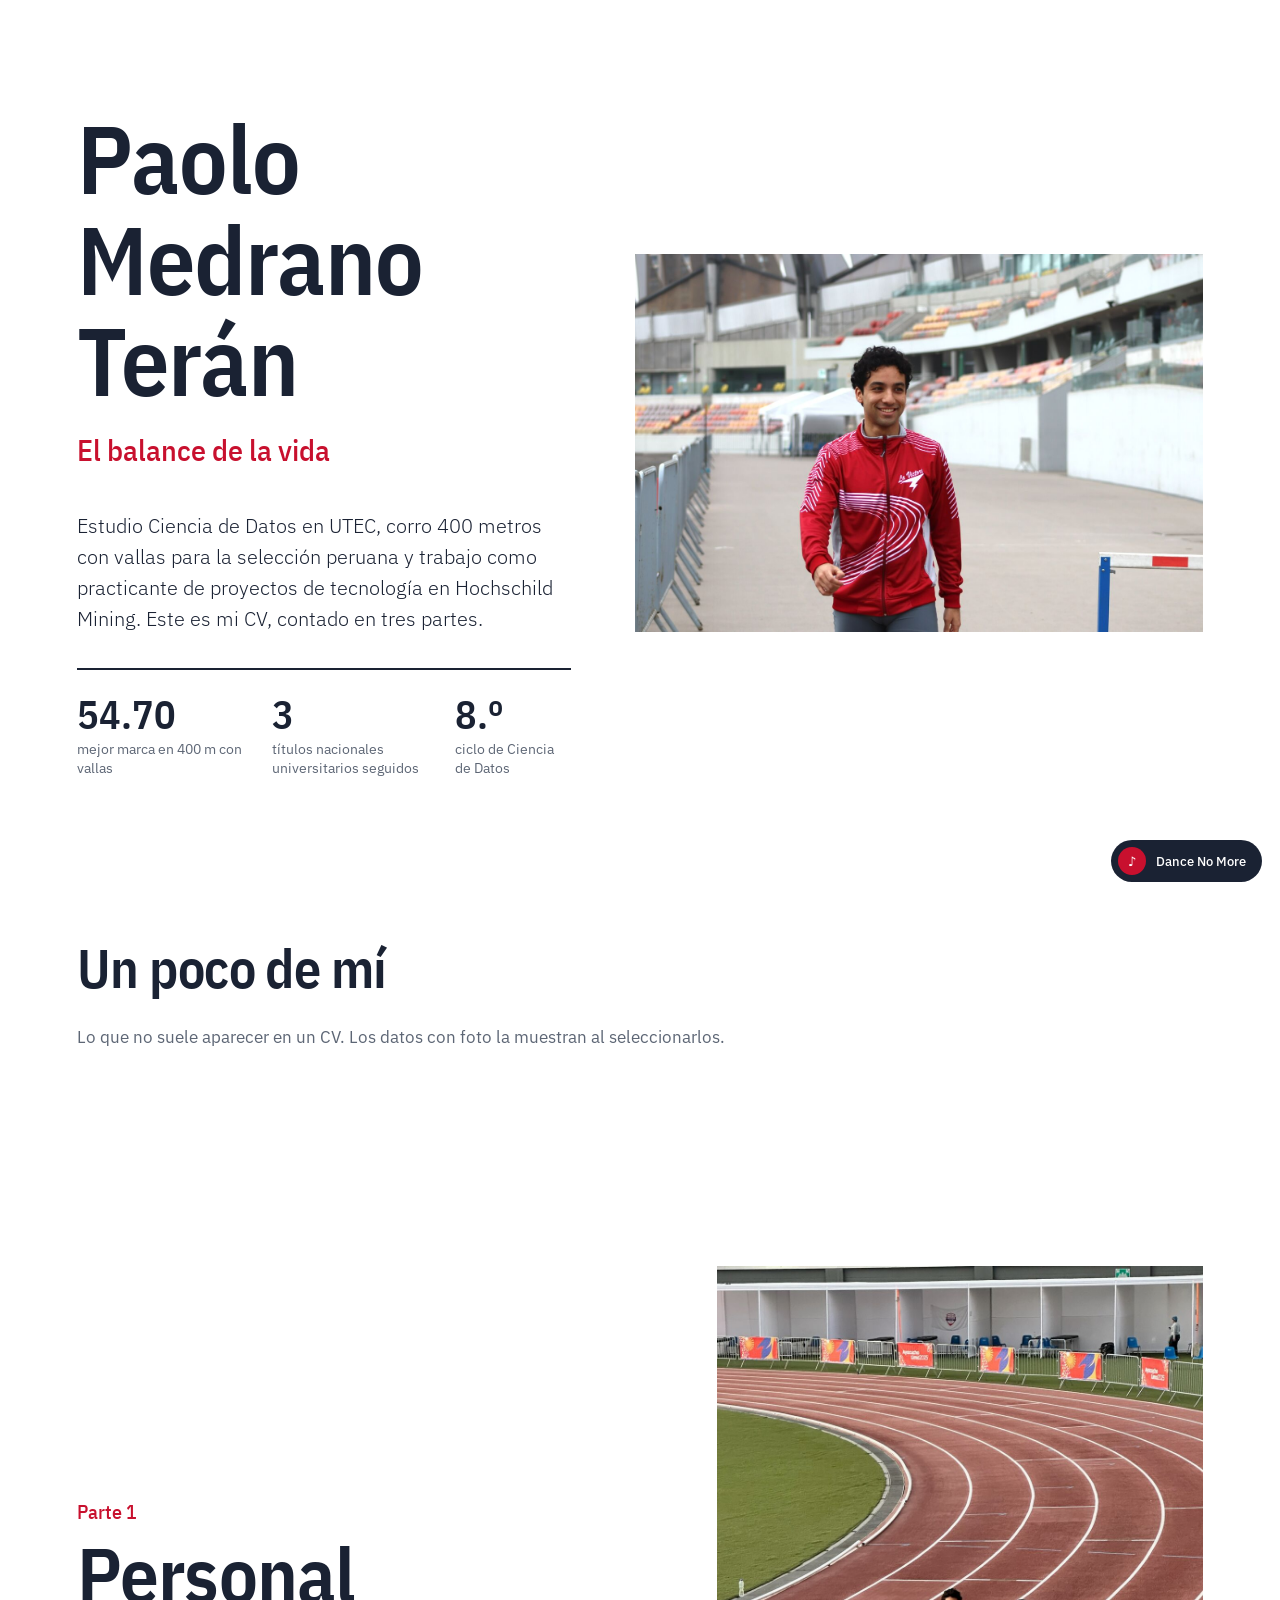
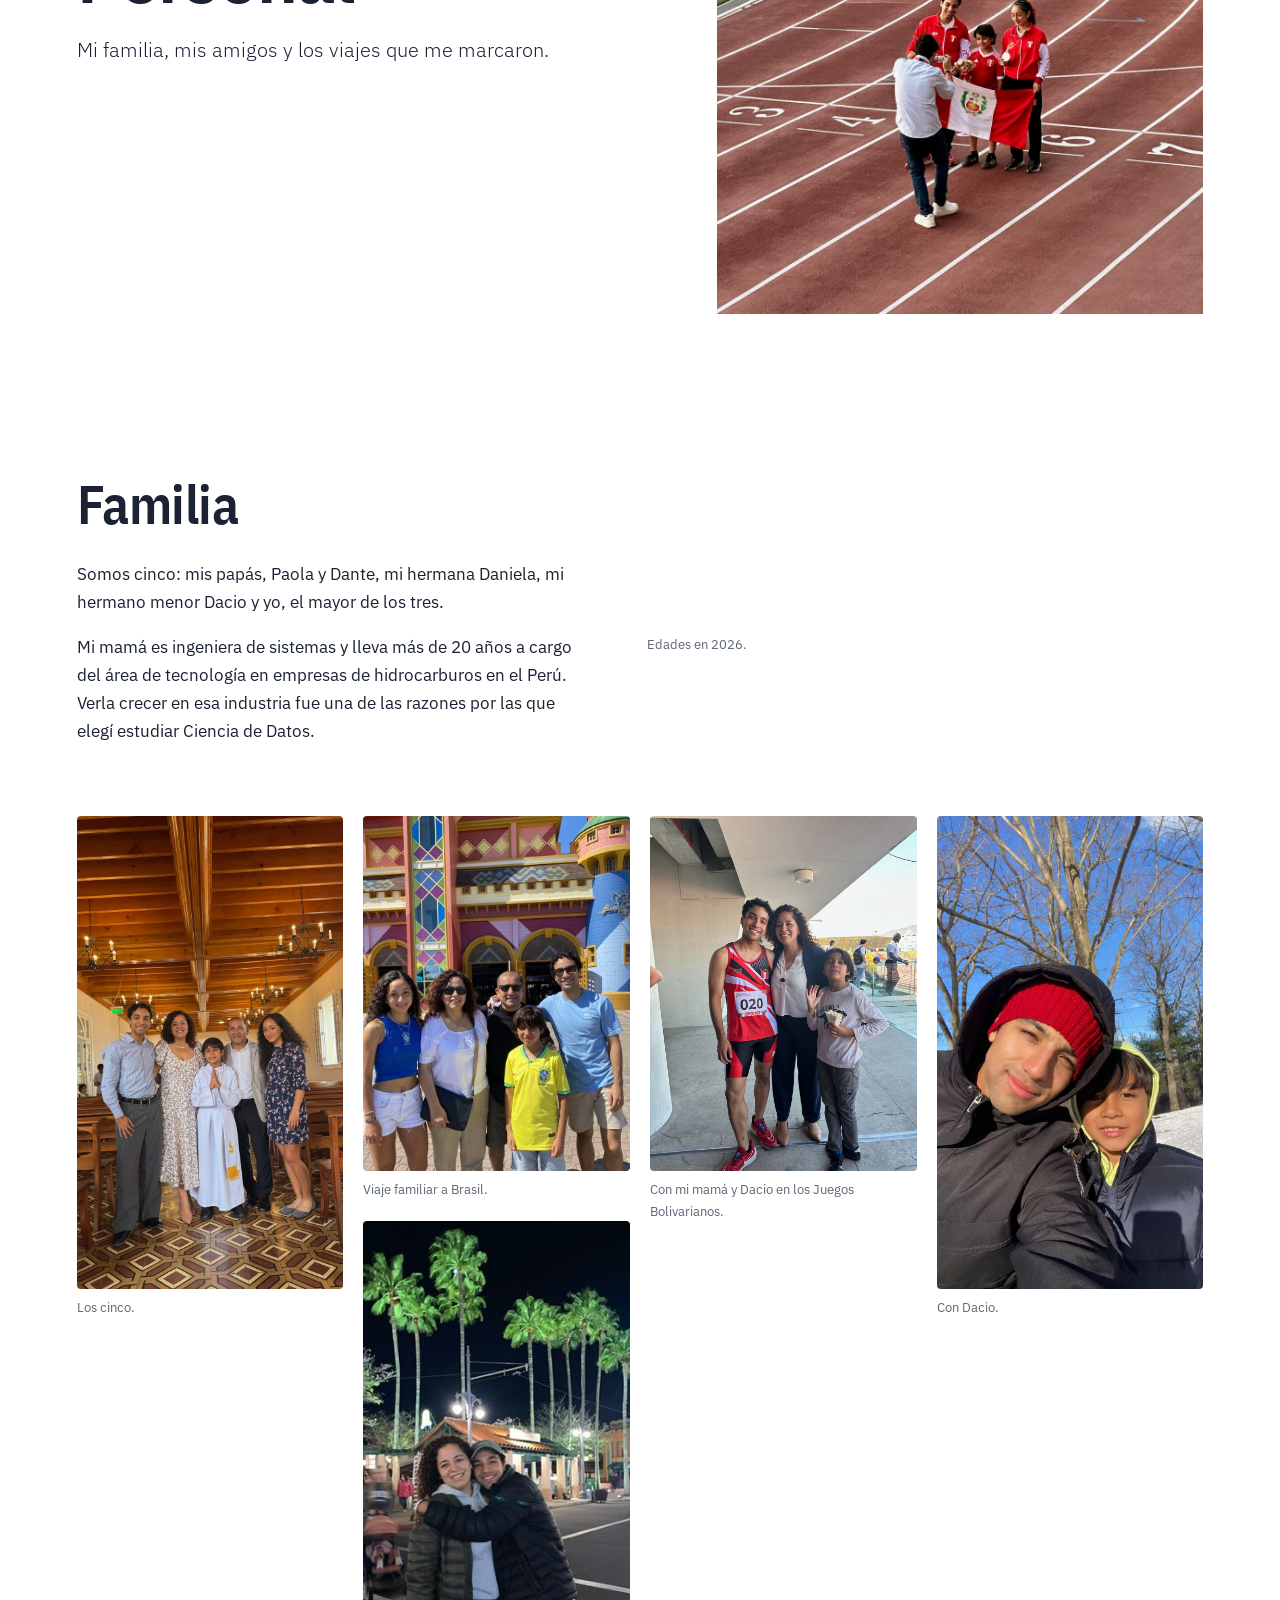
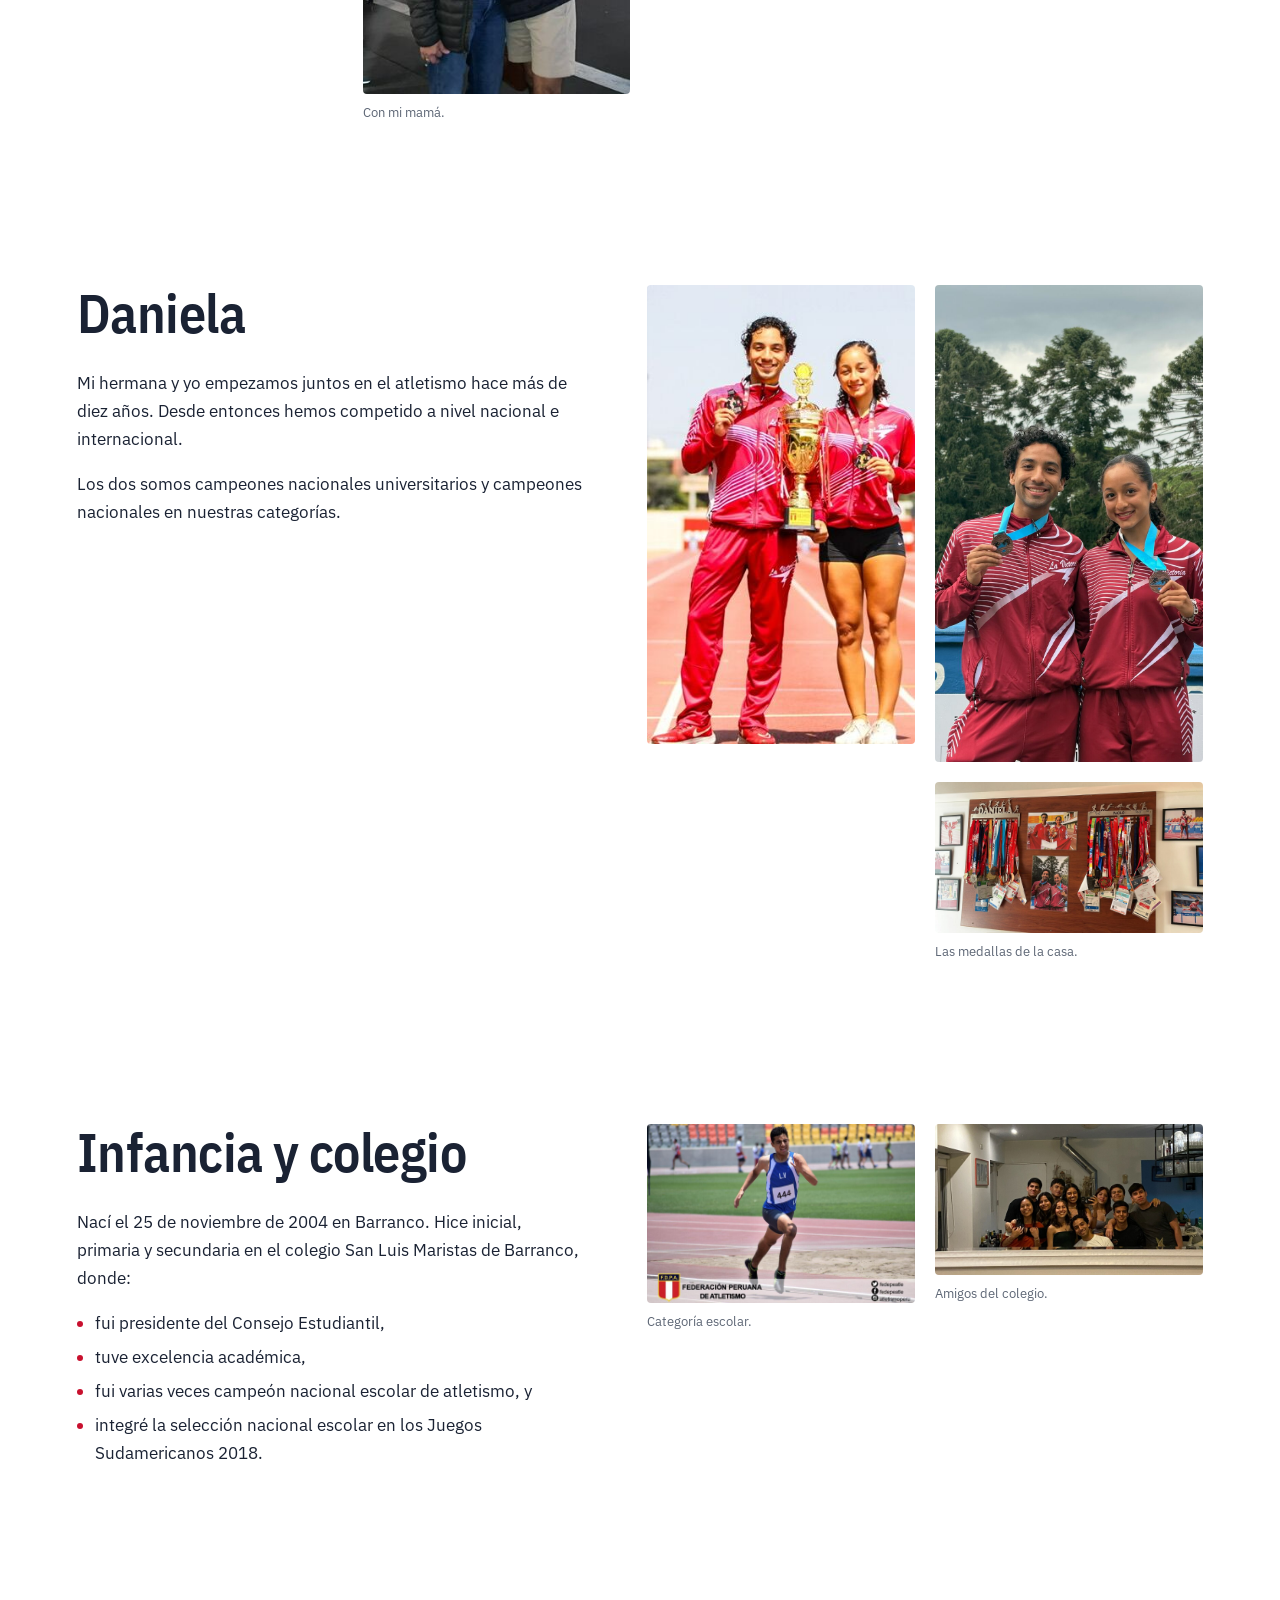
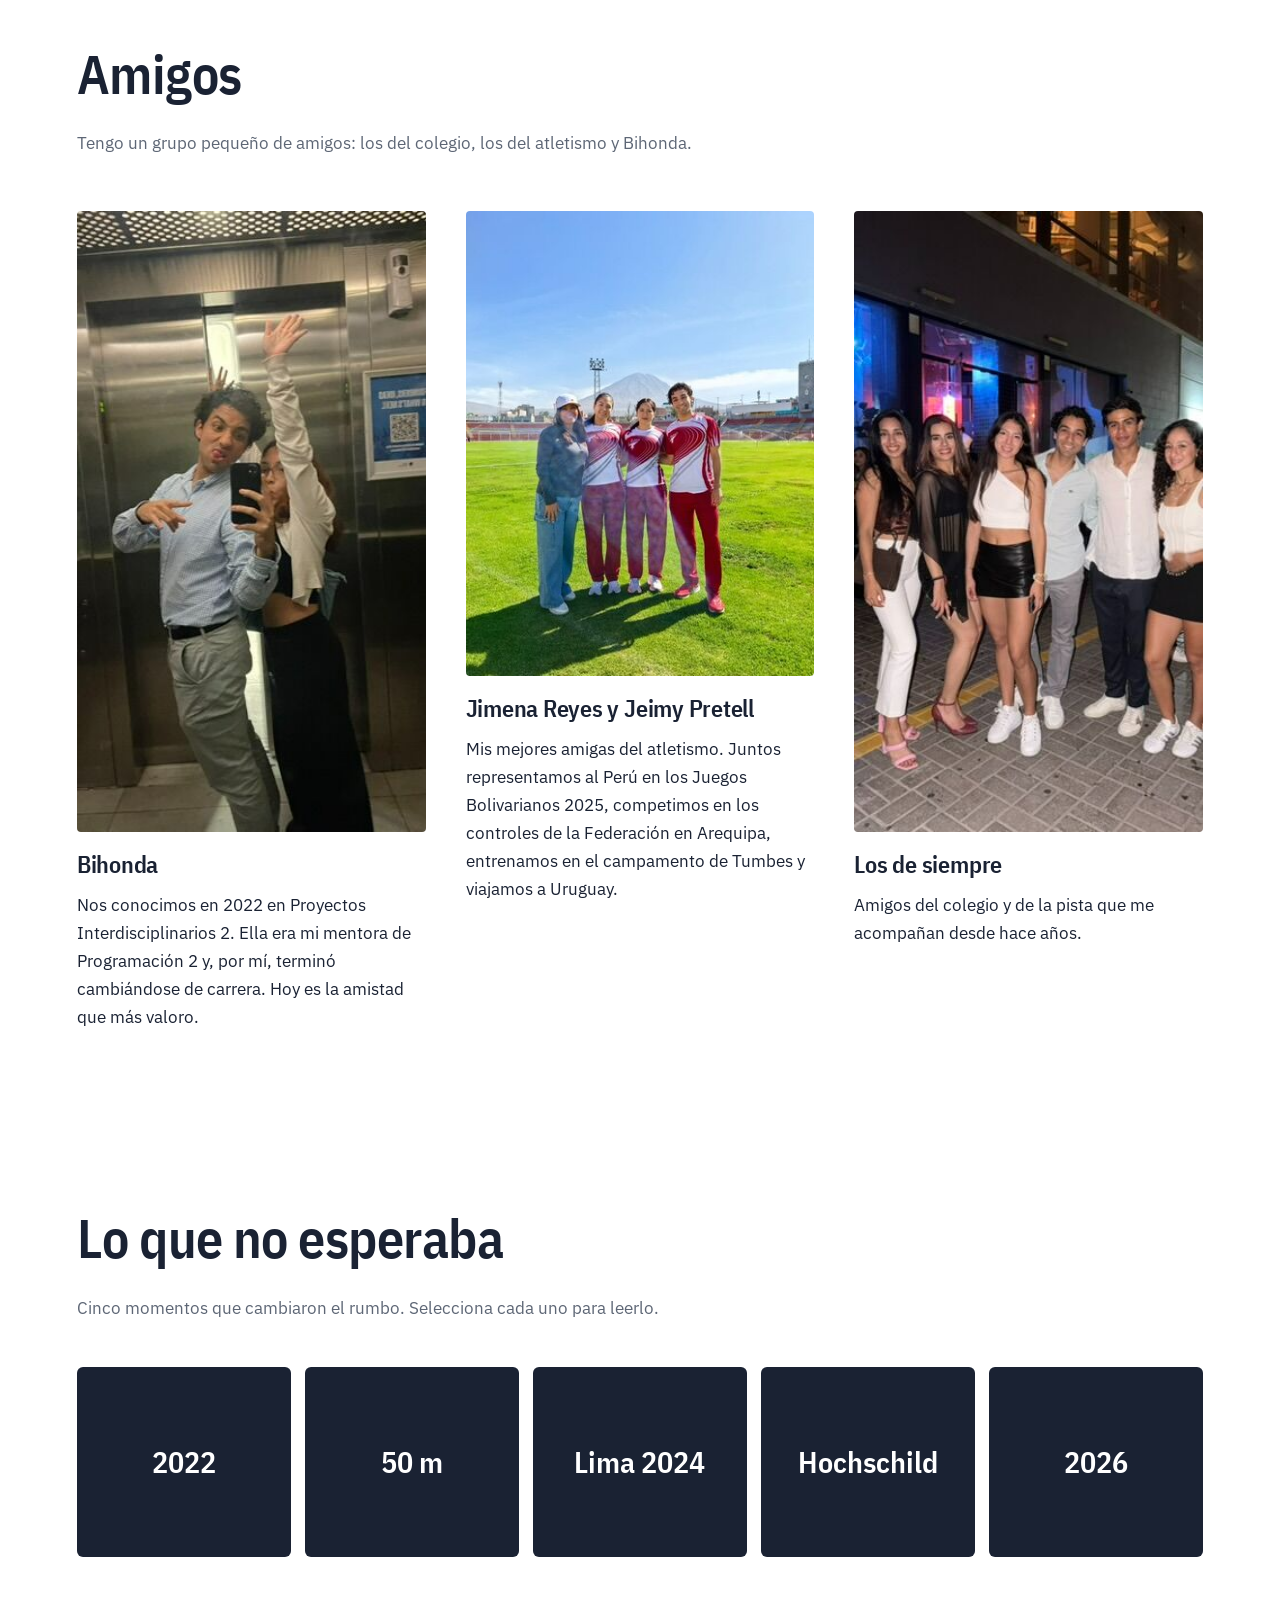
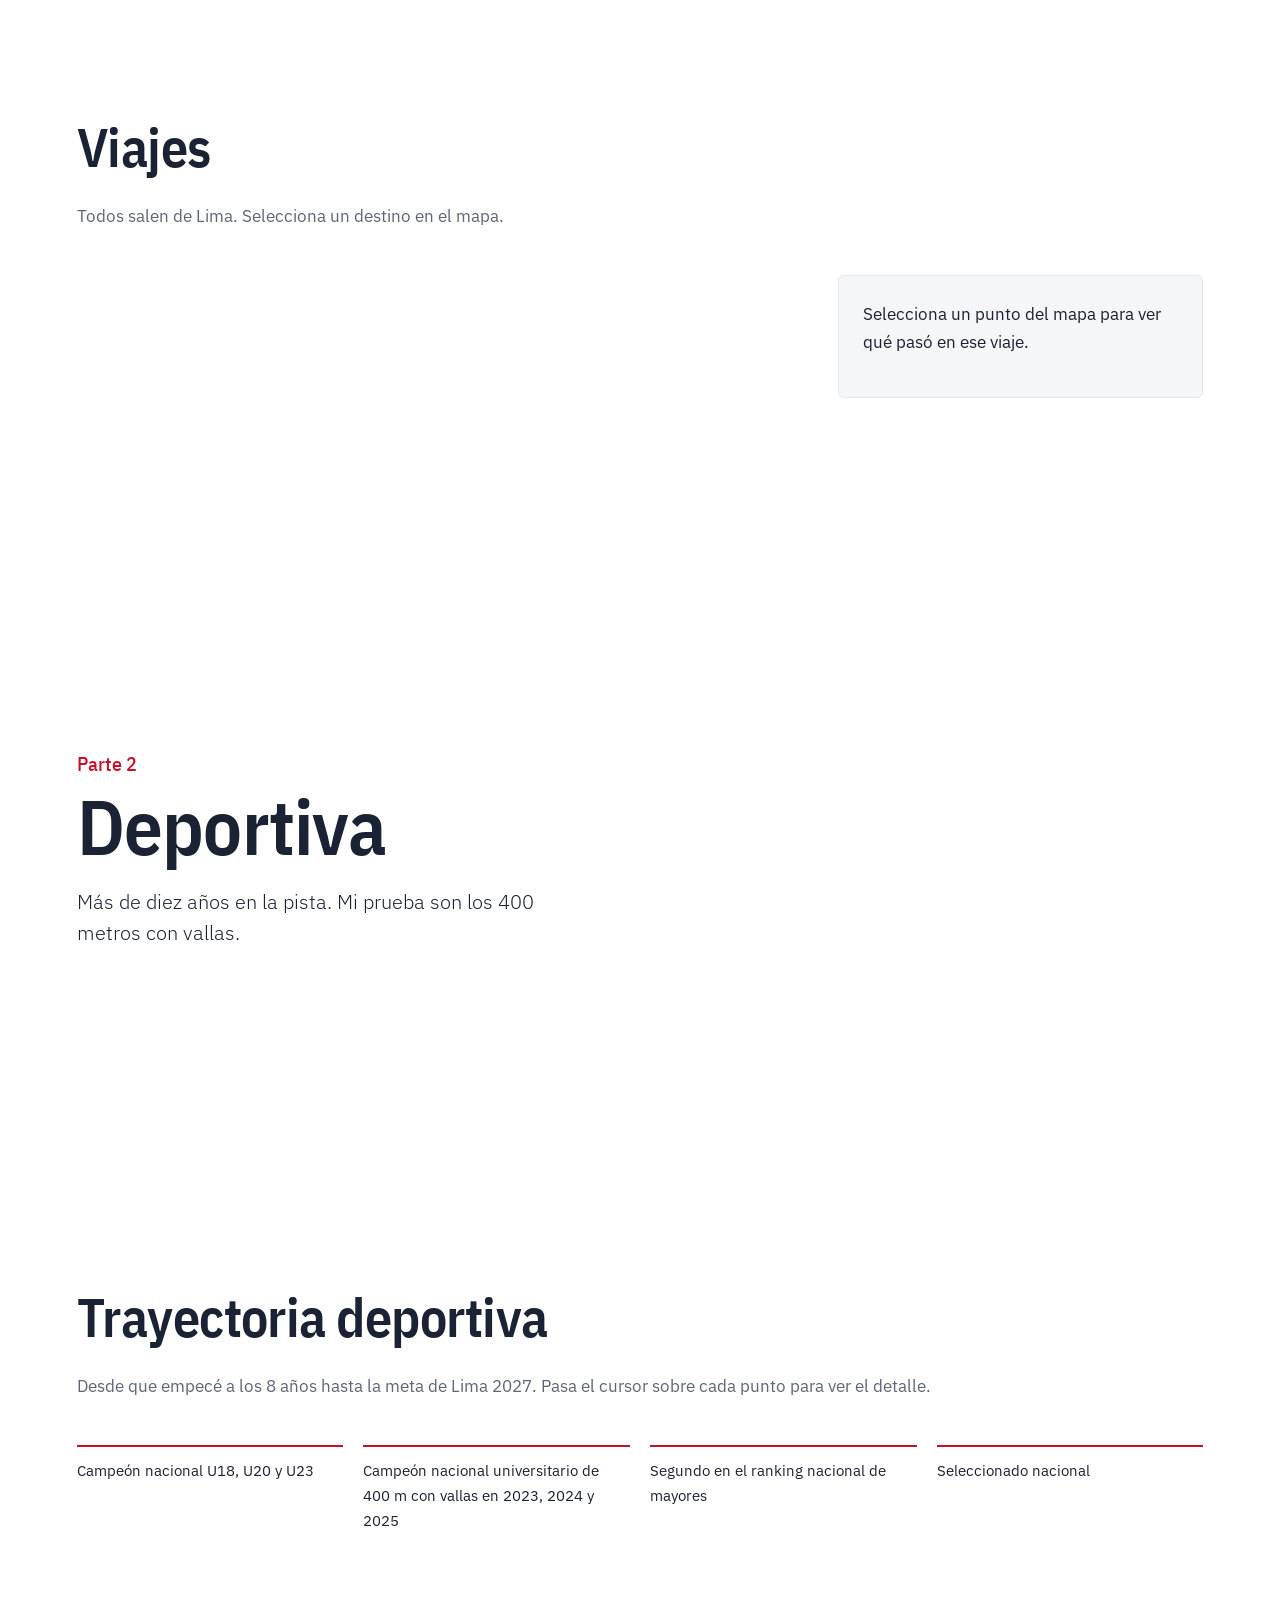
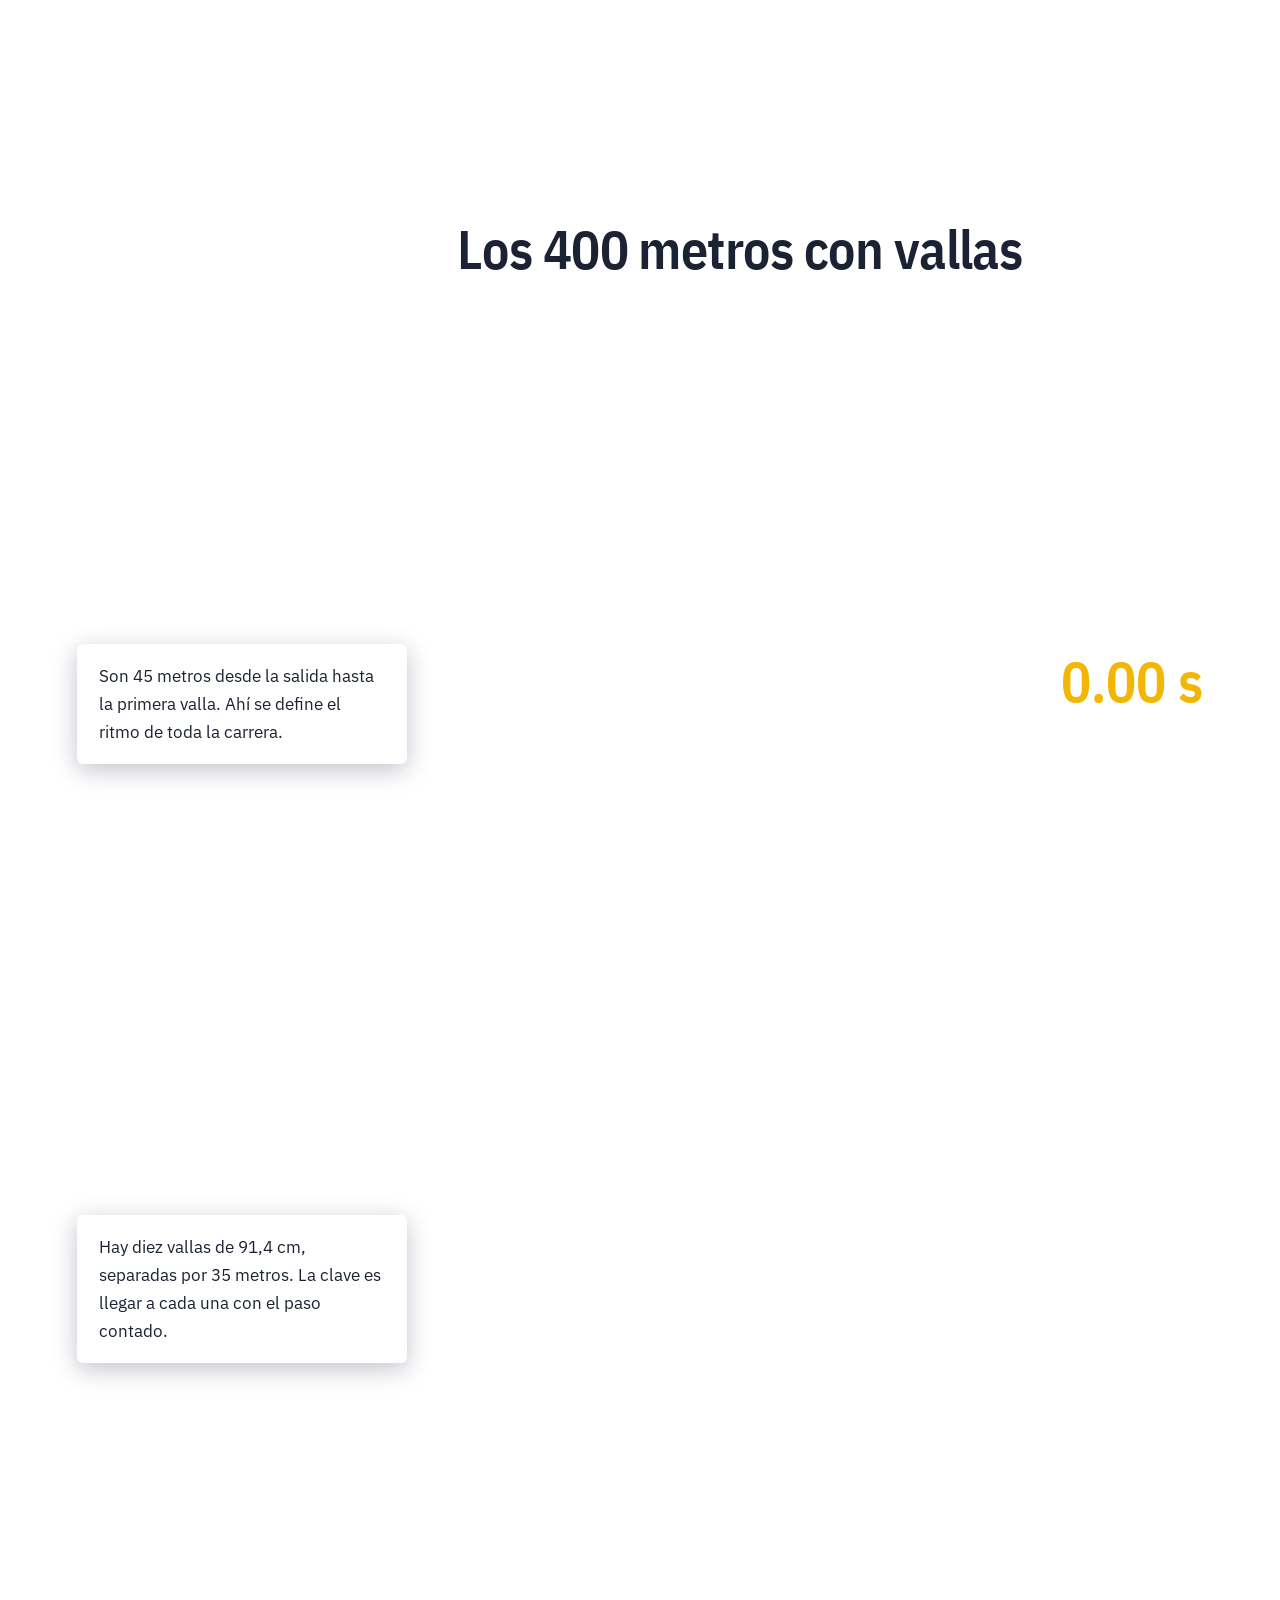
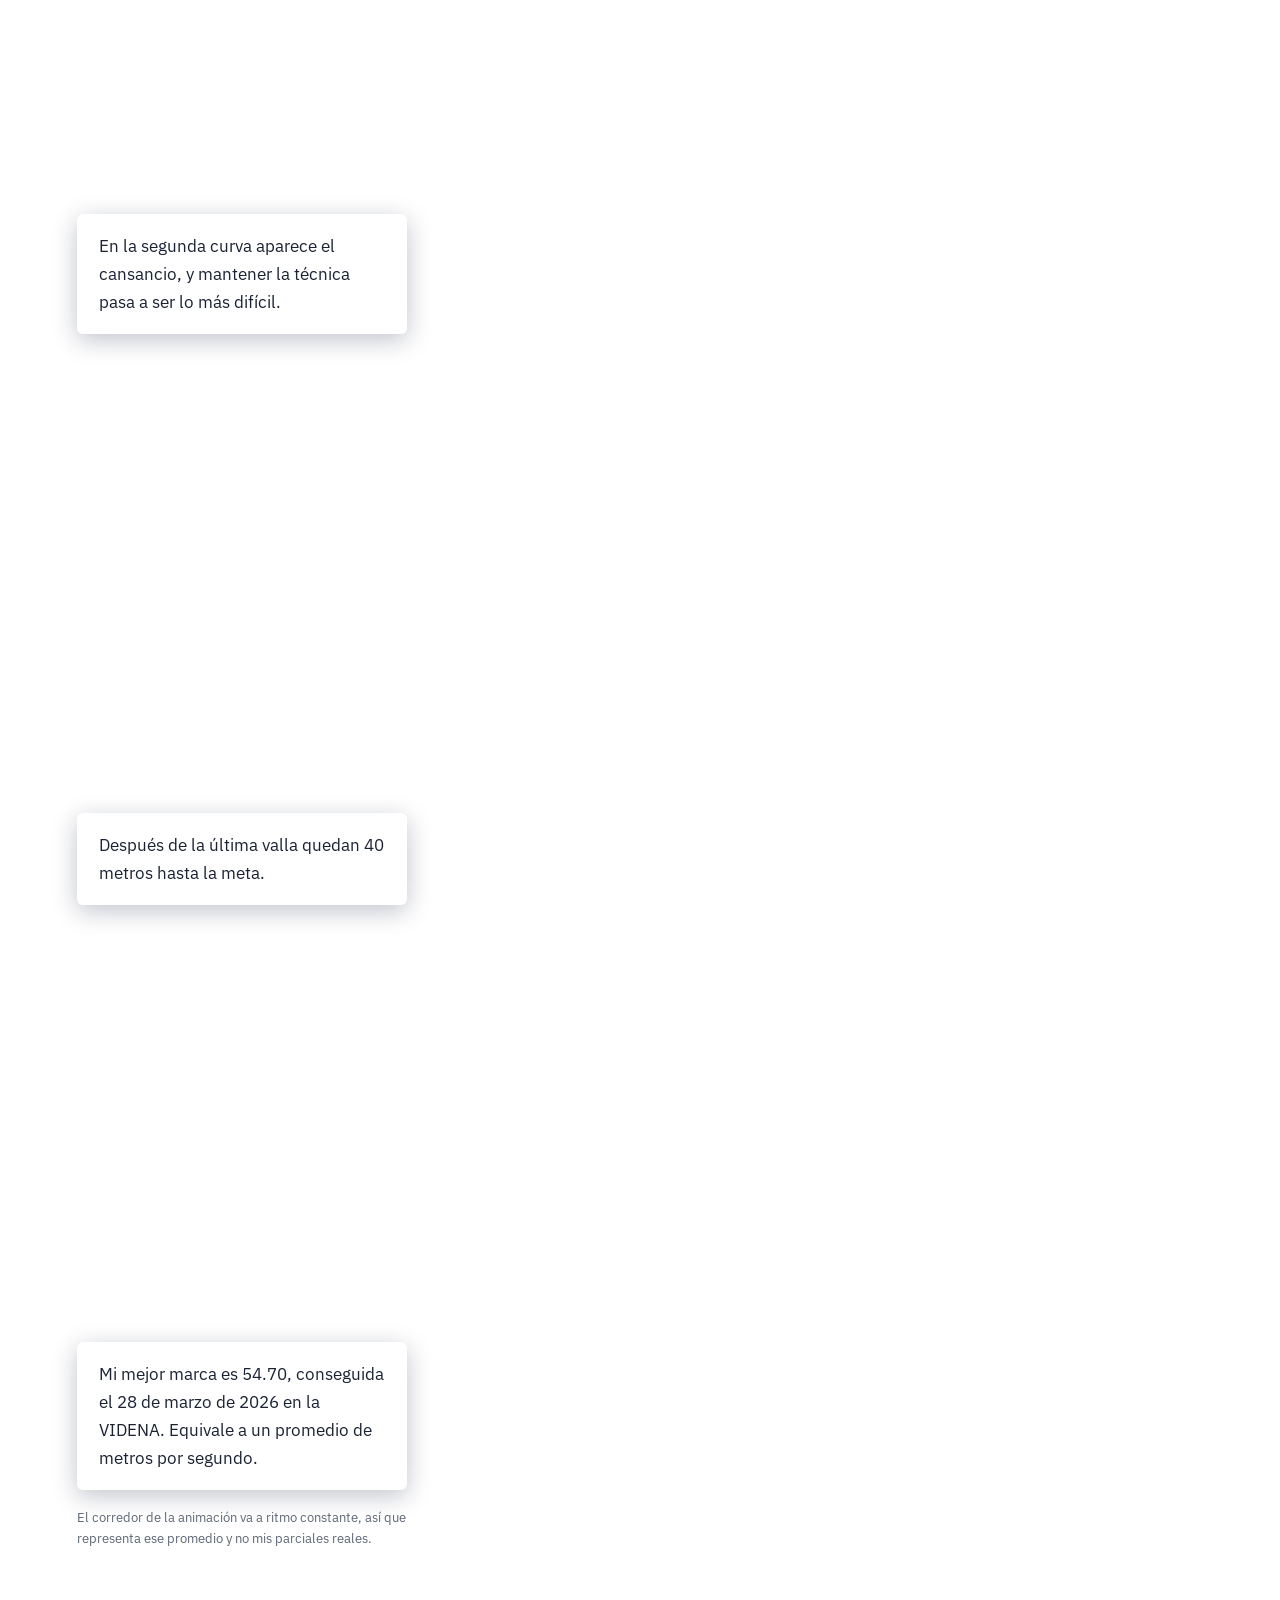
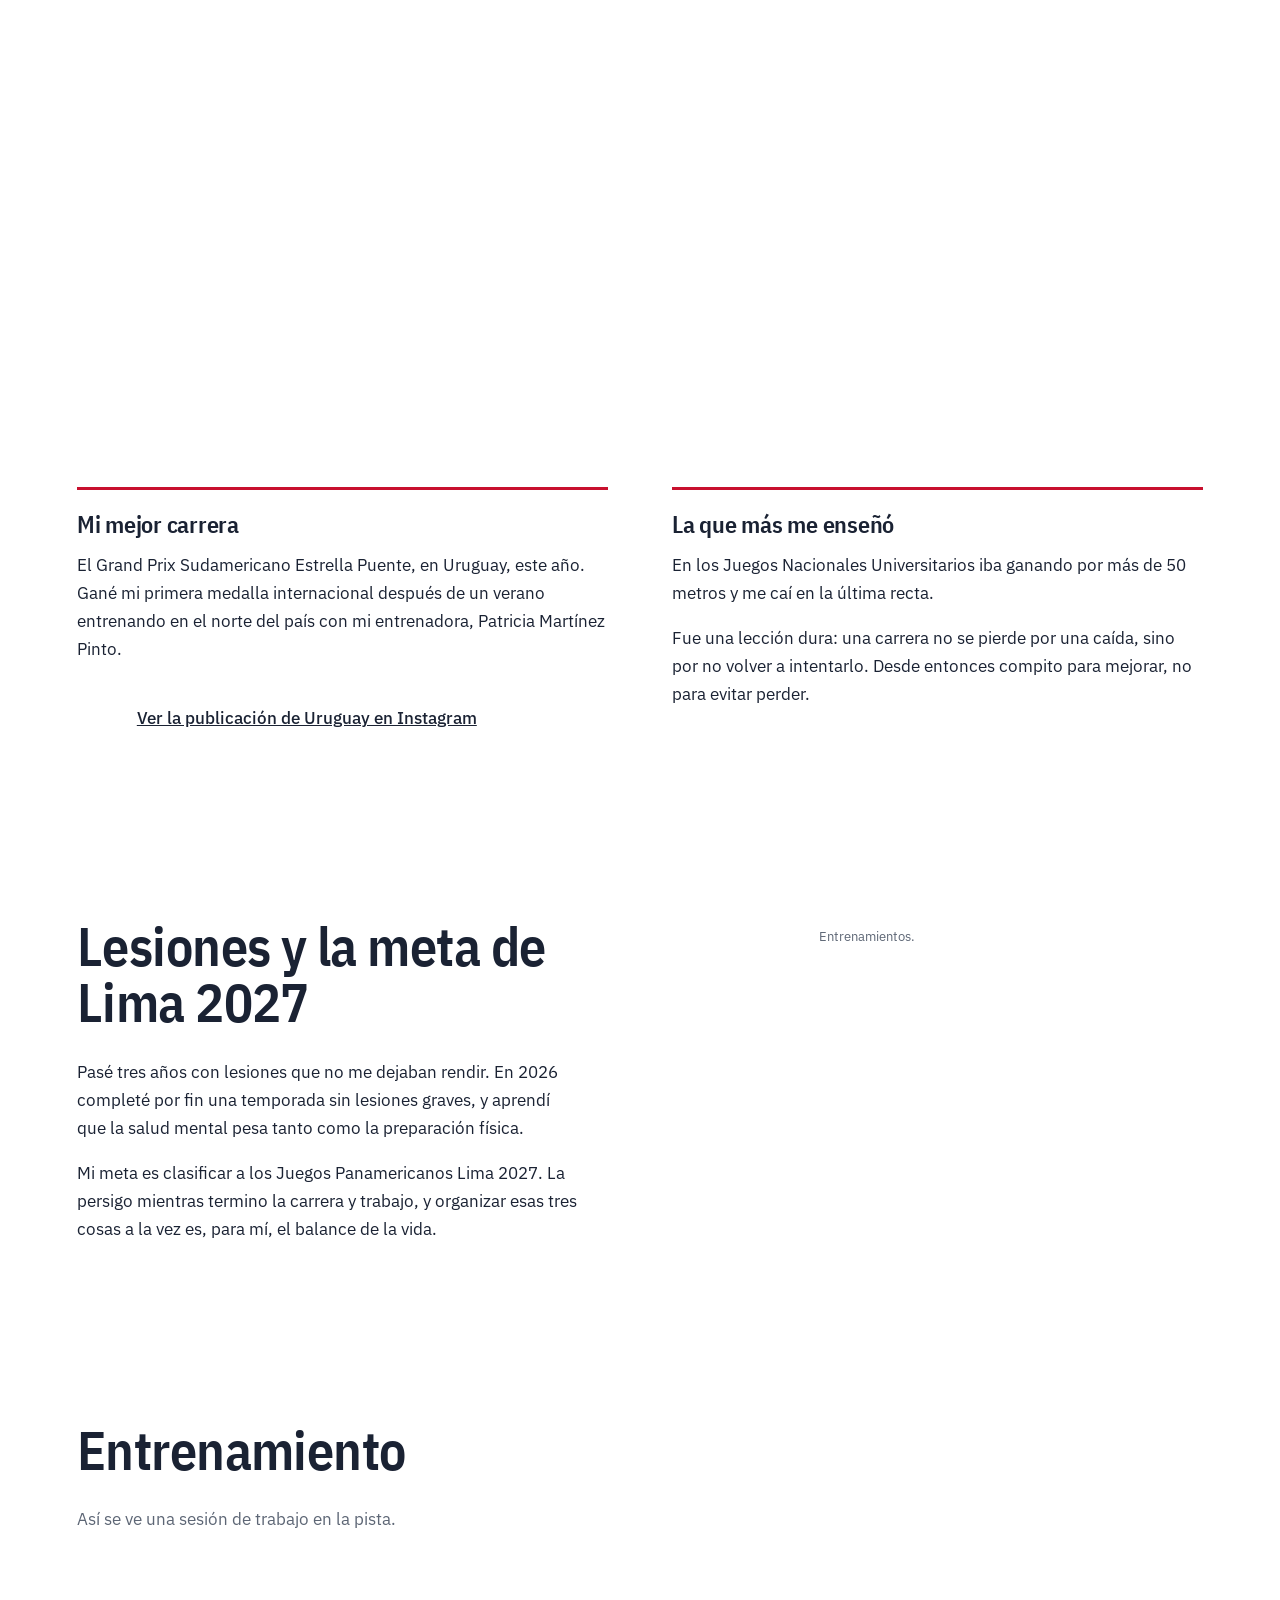
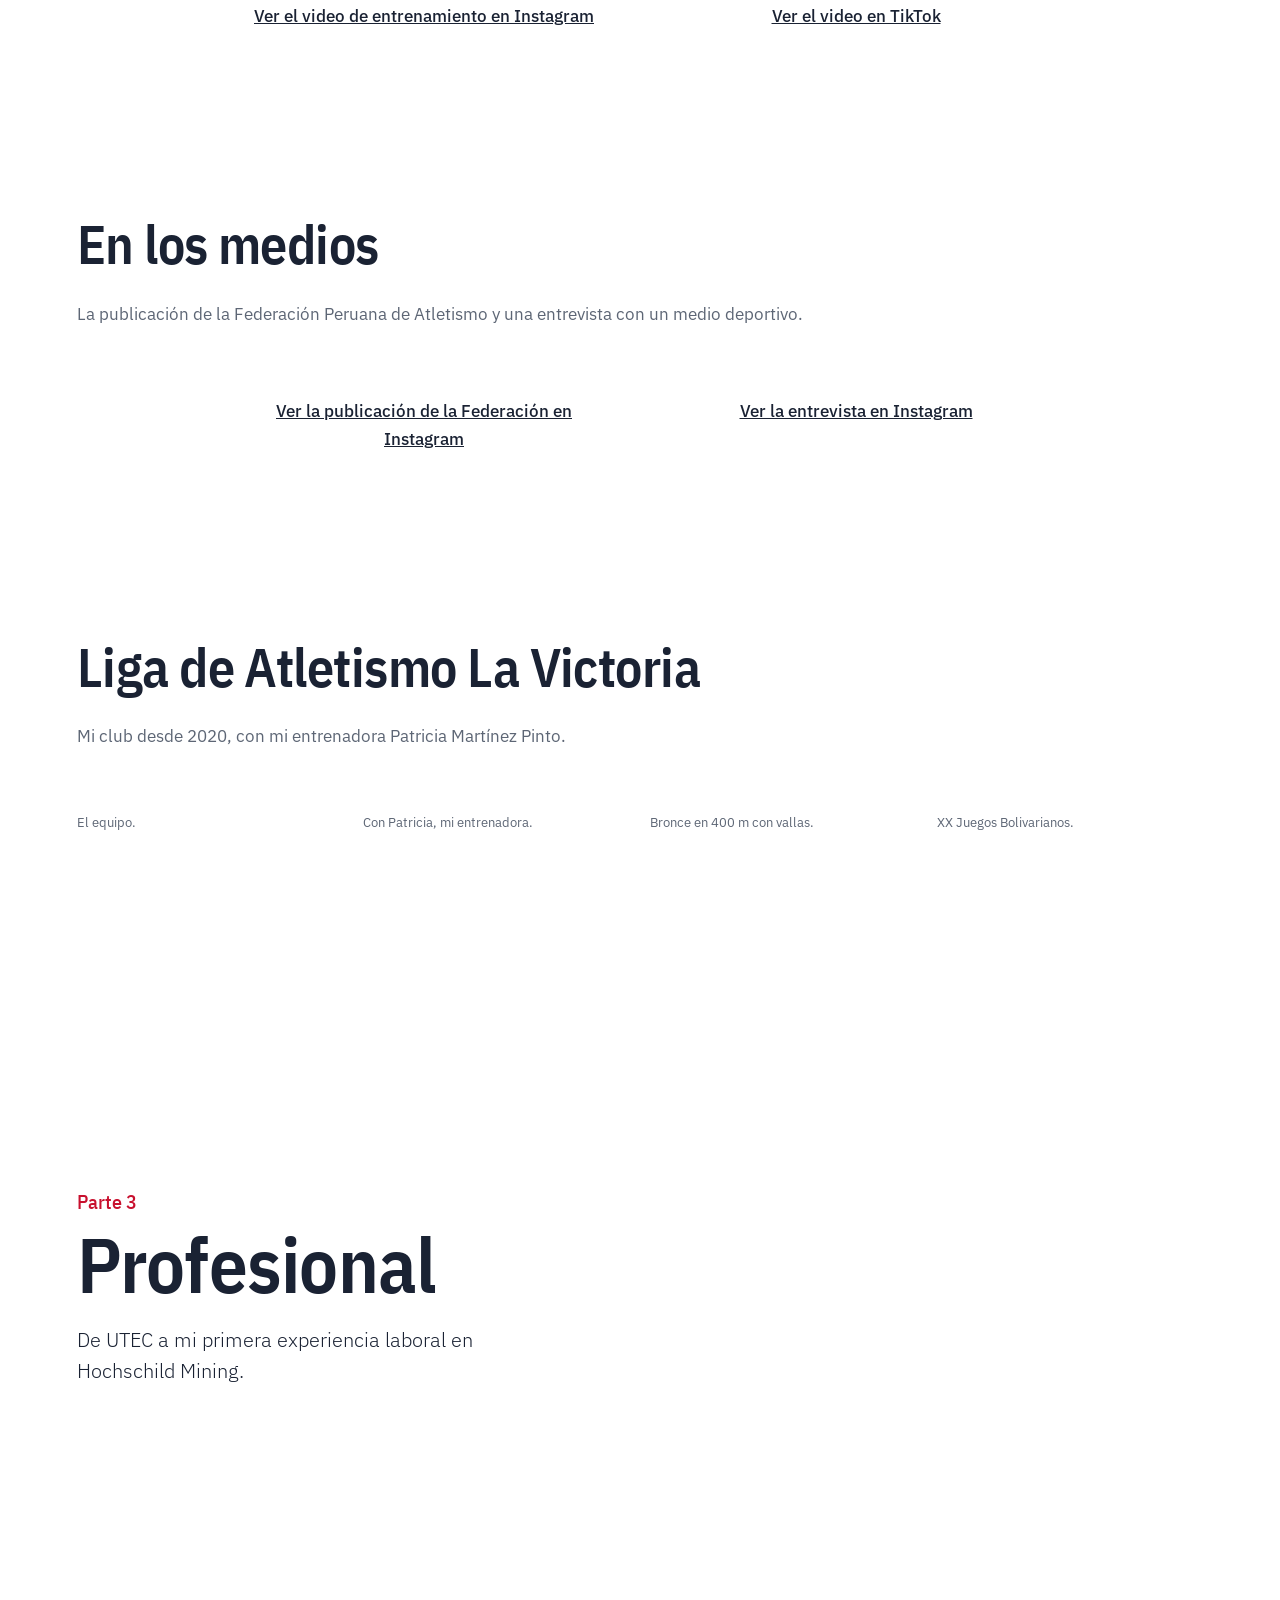
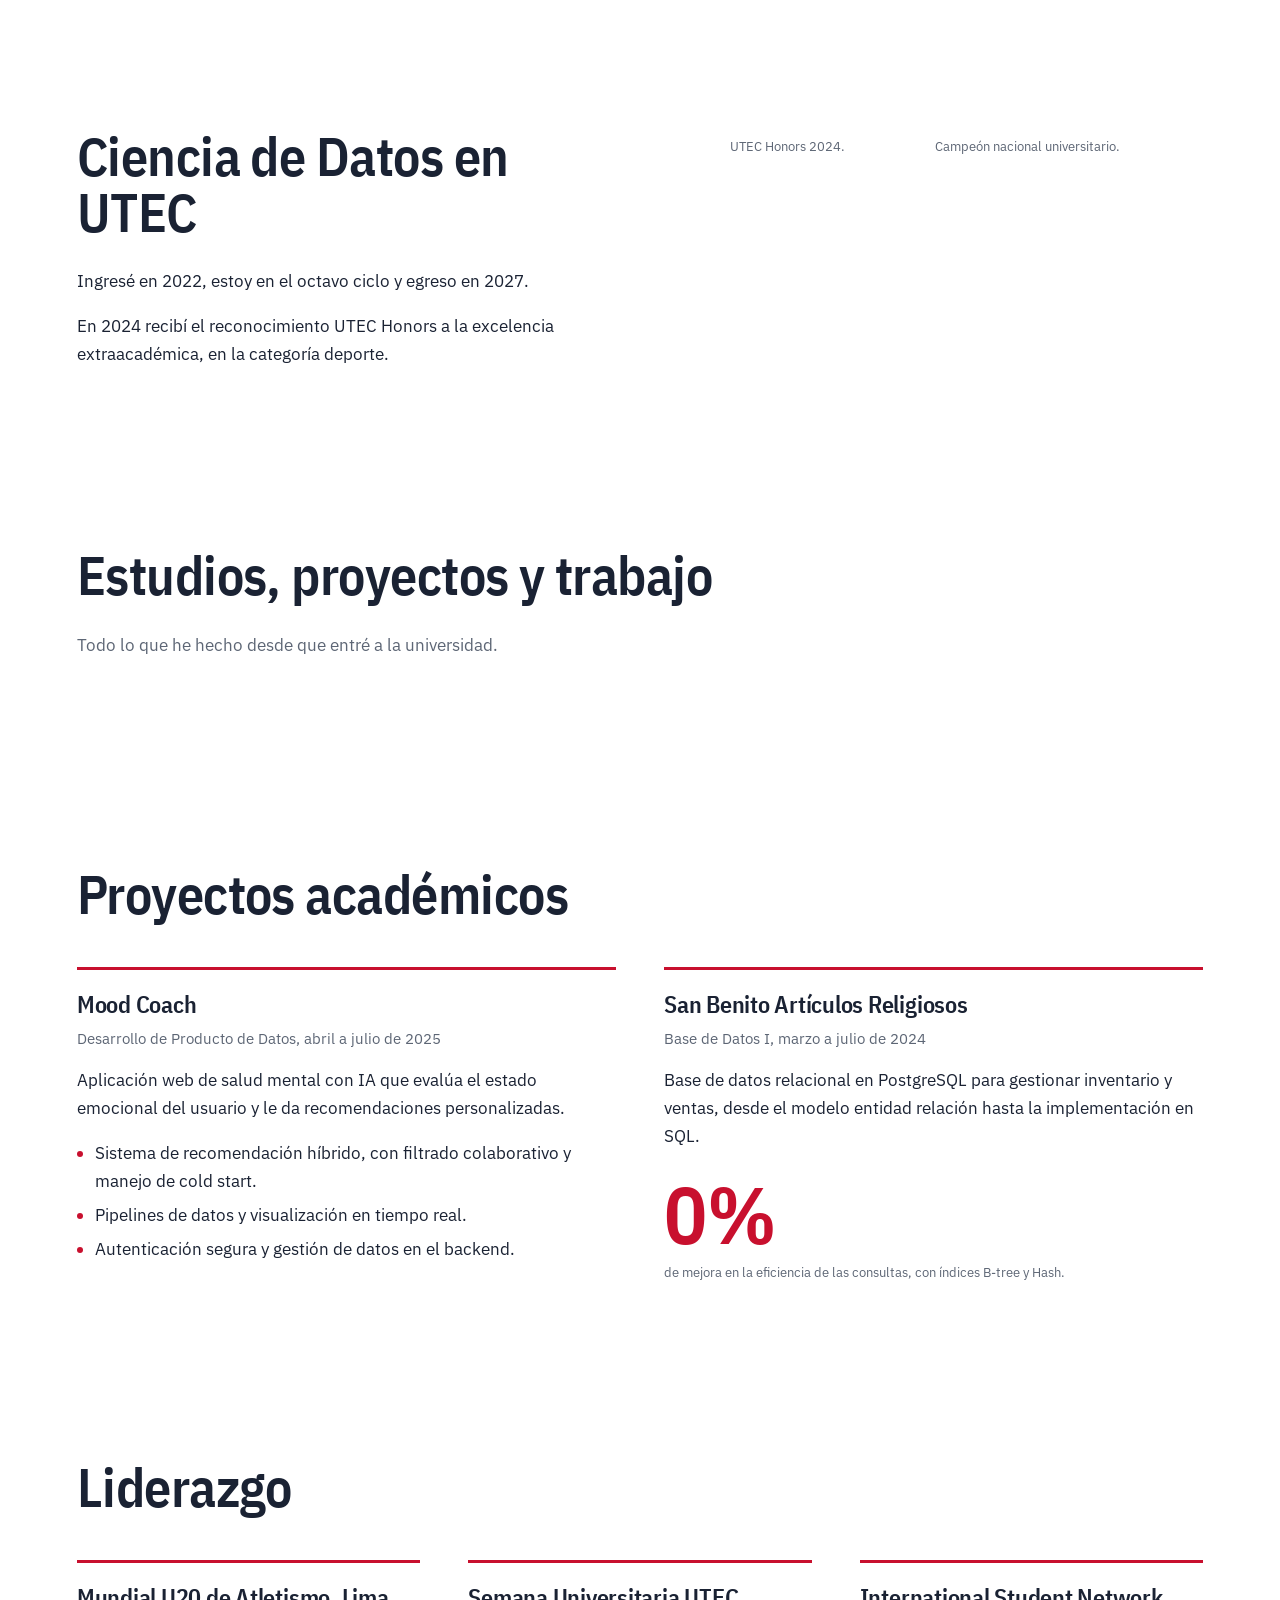
<file: index.html>
<!DOCTYPE html>
<html lang="es">
<head>
  <meta charset="utf-8">
  <title>Paolo Medrano Terán | El balance de la vida</title>
  <meta http-equiv="refresh" content="0; url=docs/">
  <link rel="canonical" href="docs/">
</head>
<body>
  <p>Redirigiendo a <a href="docs/">El balance de la vida</a>…</p>
</body>
</html>
</file>
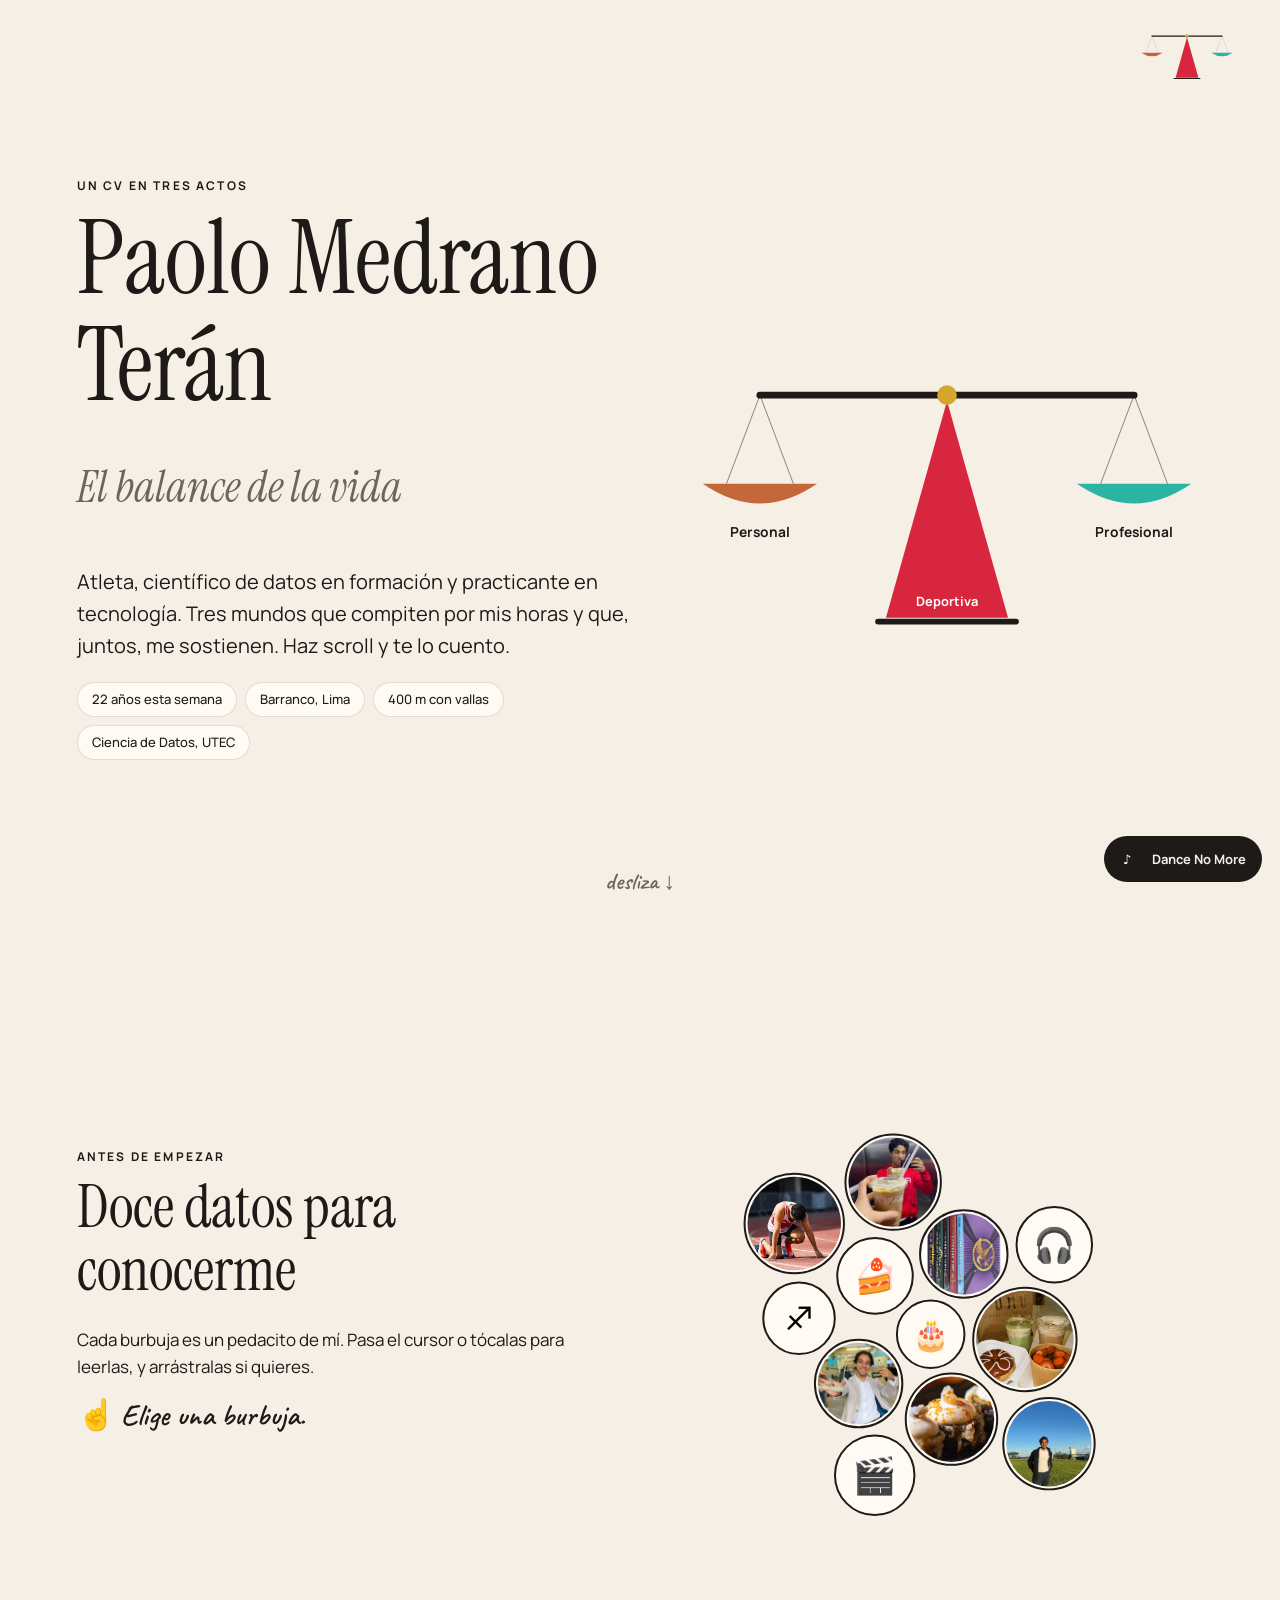
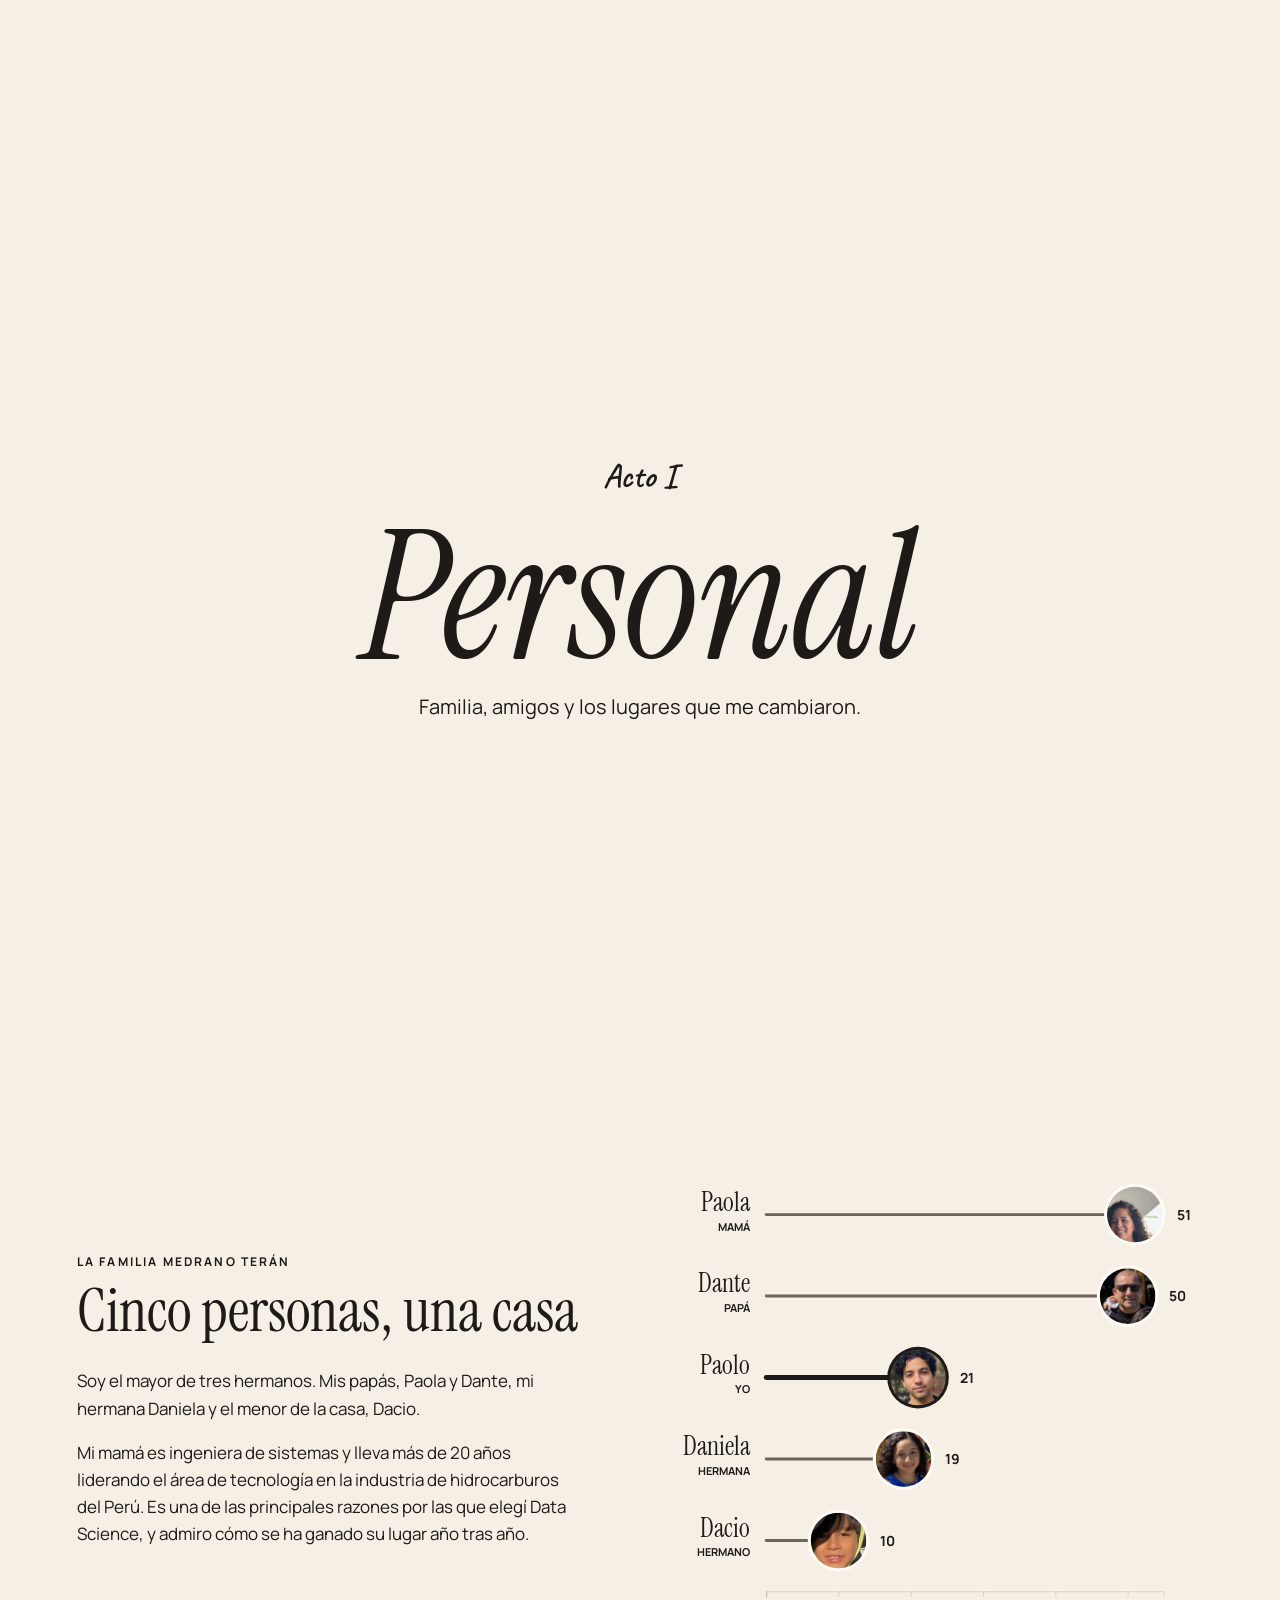
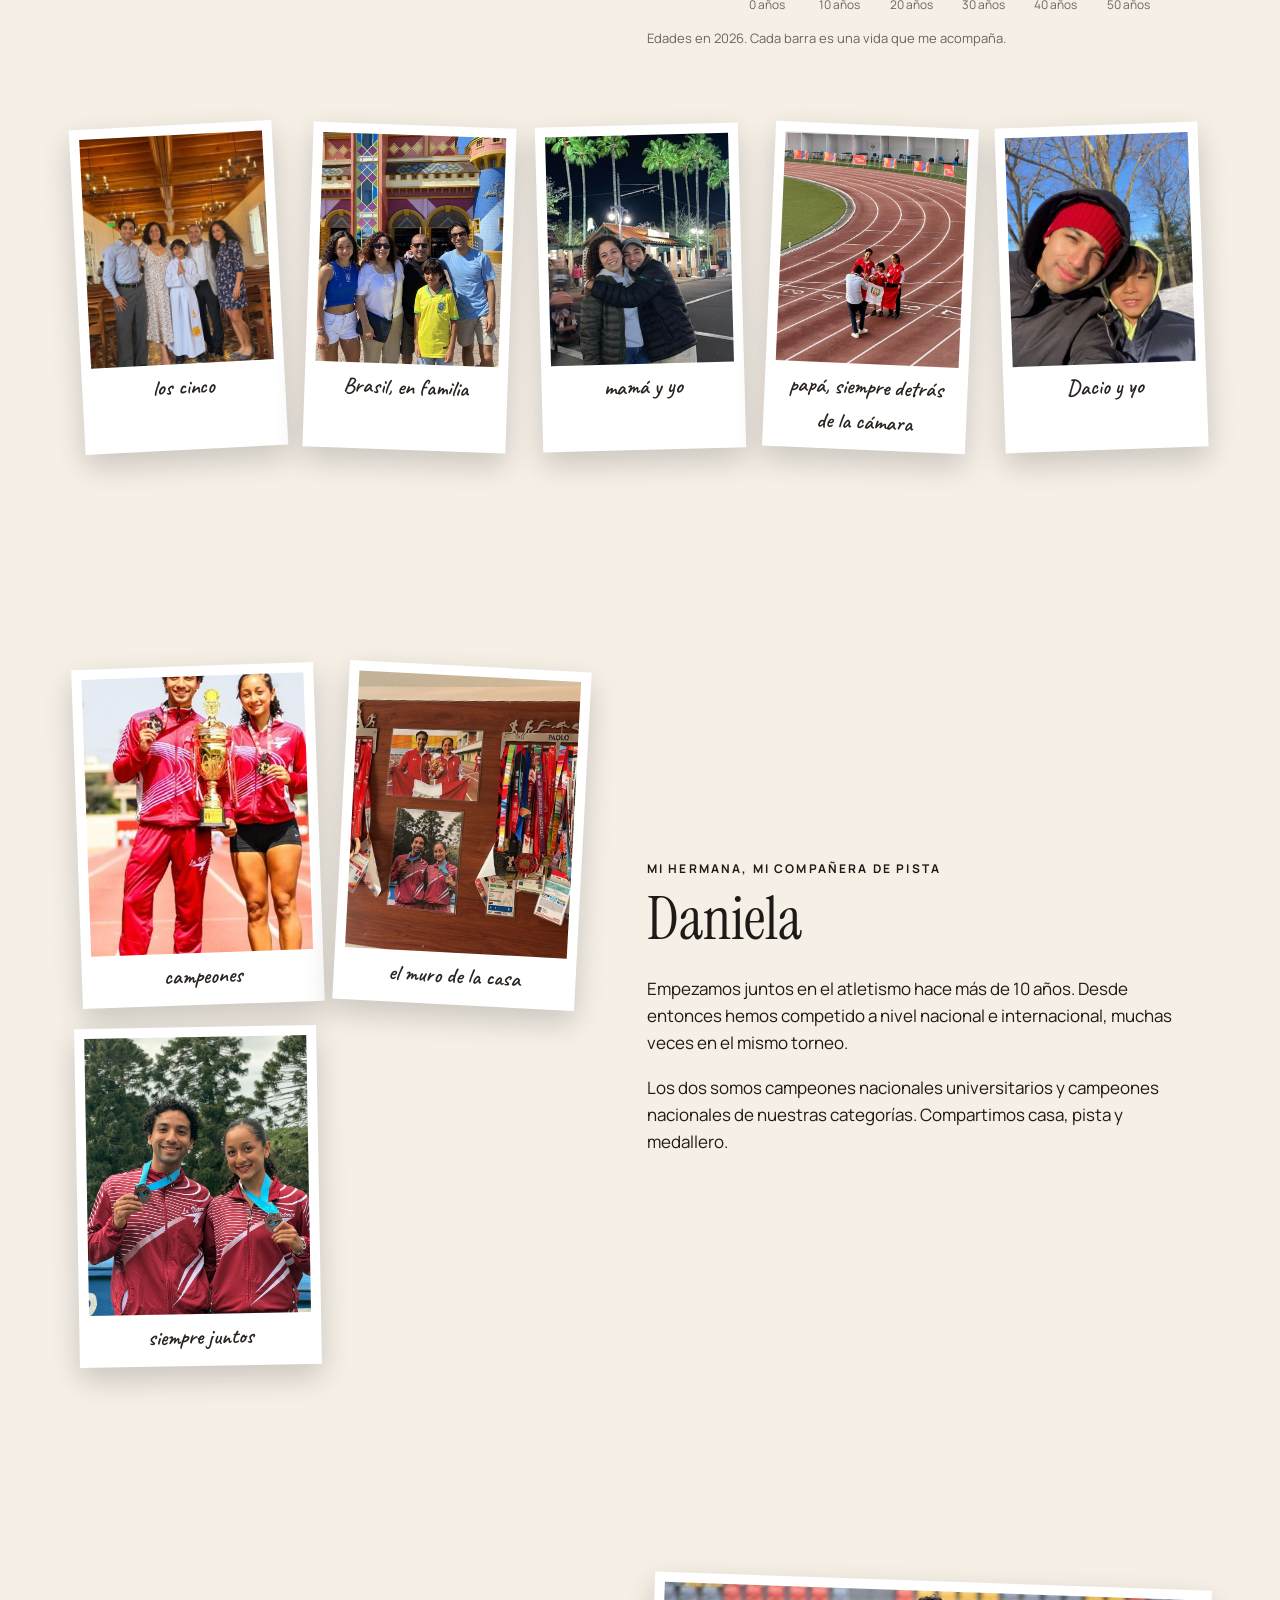
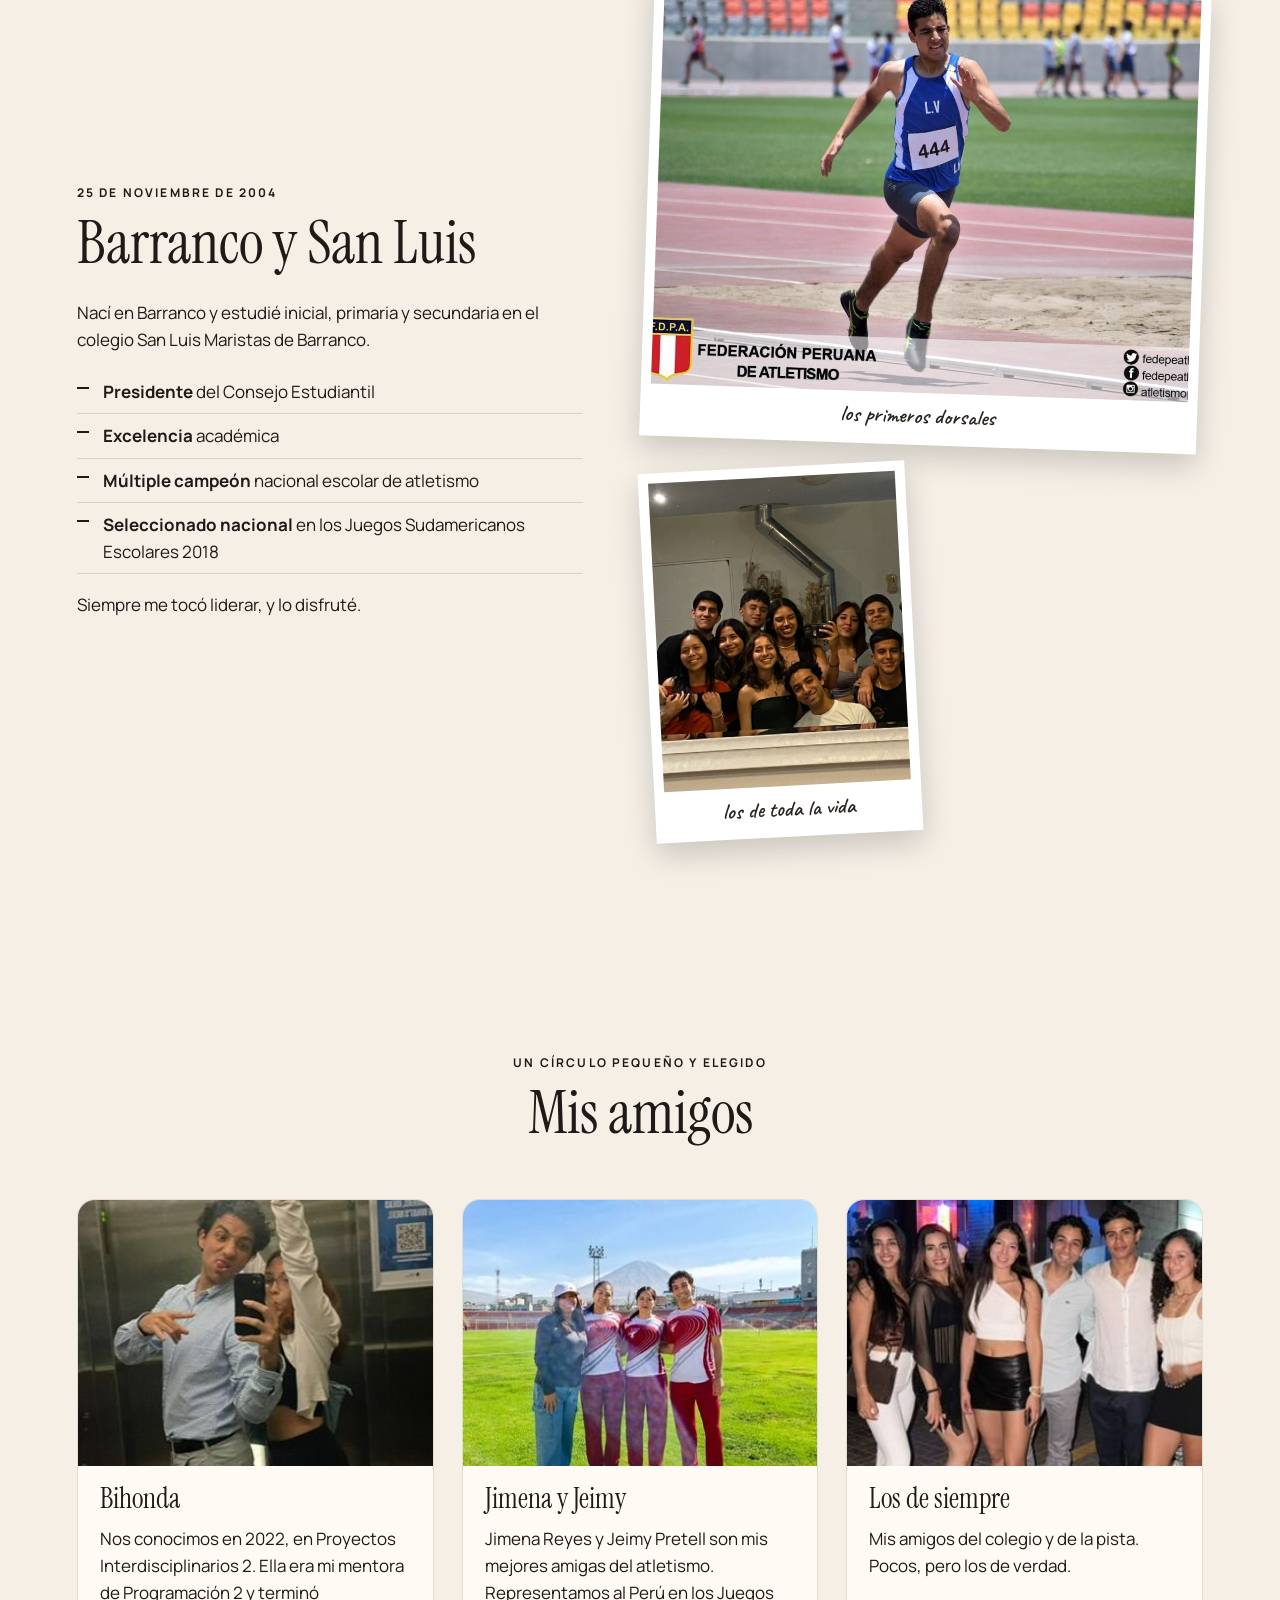
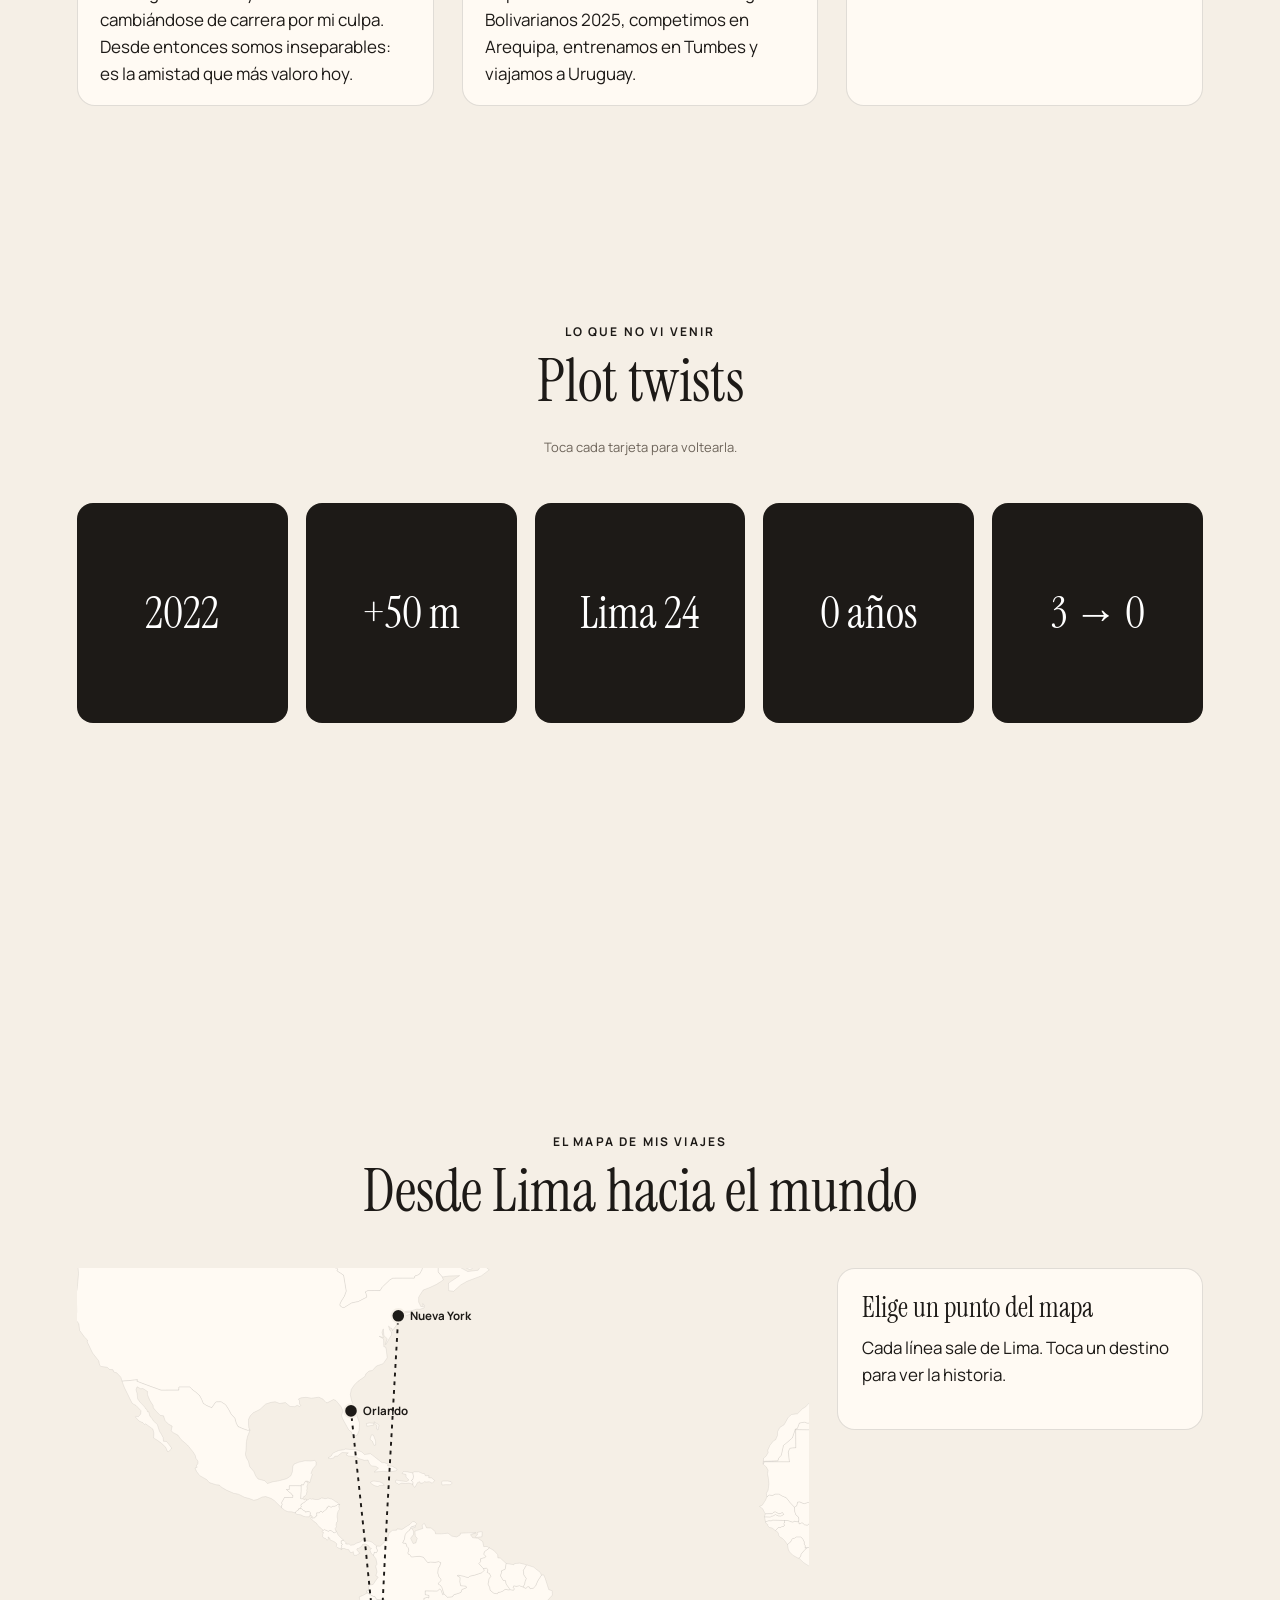
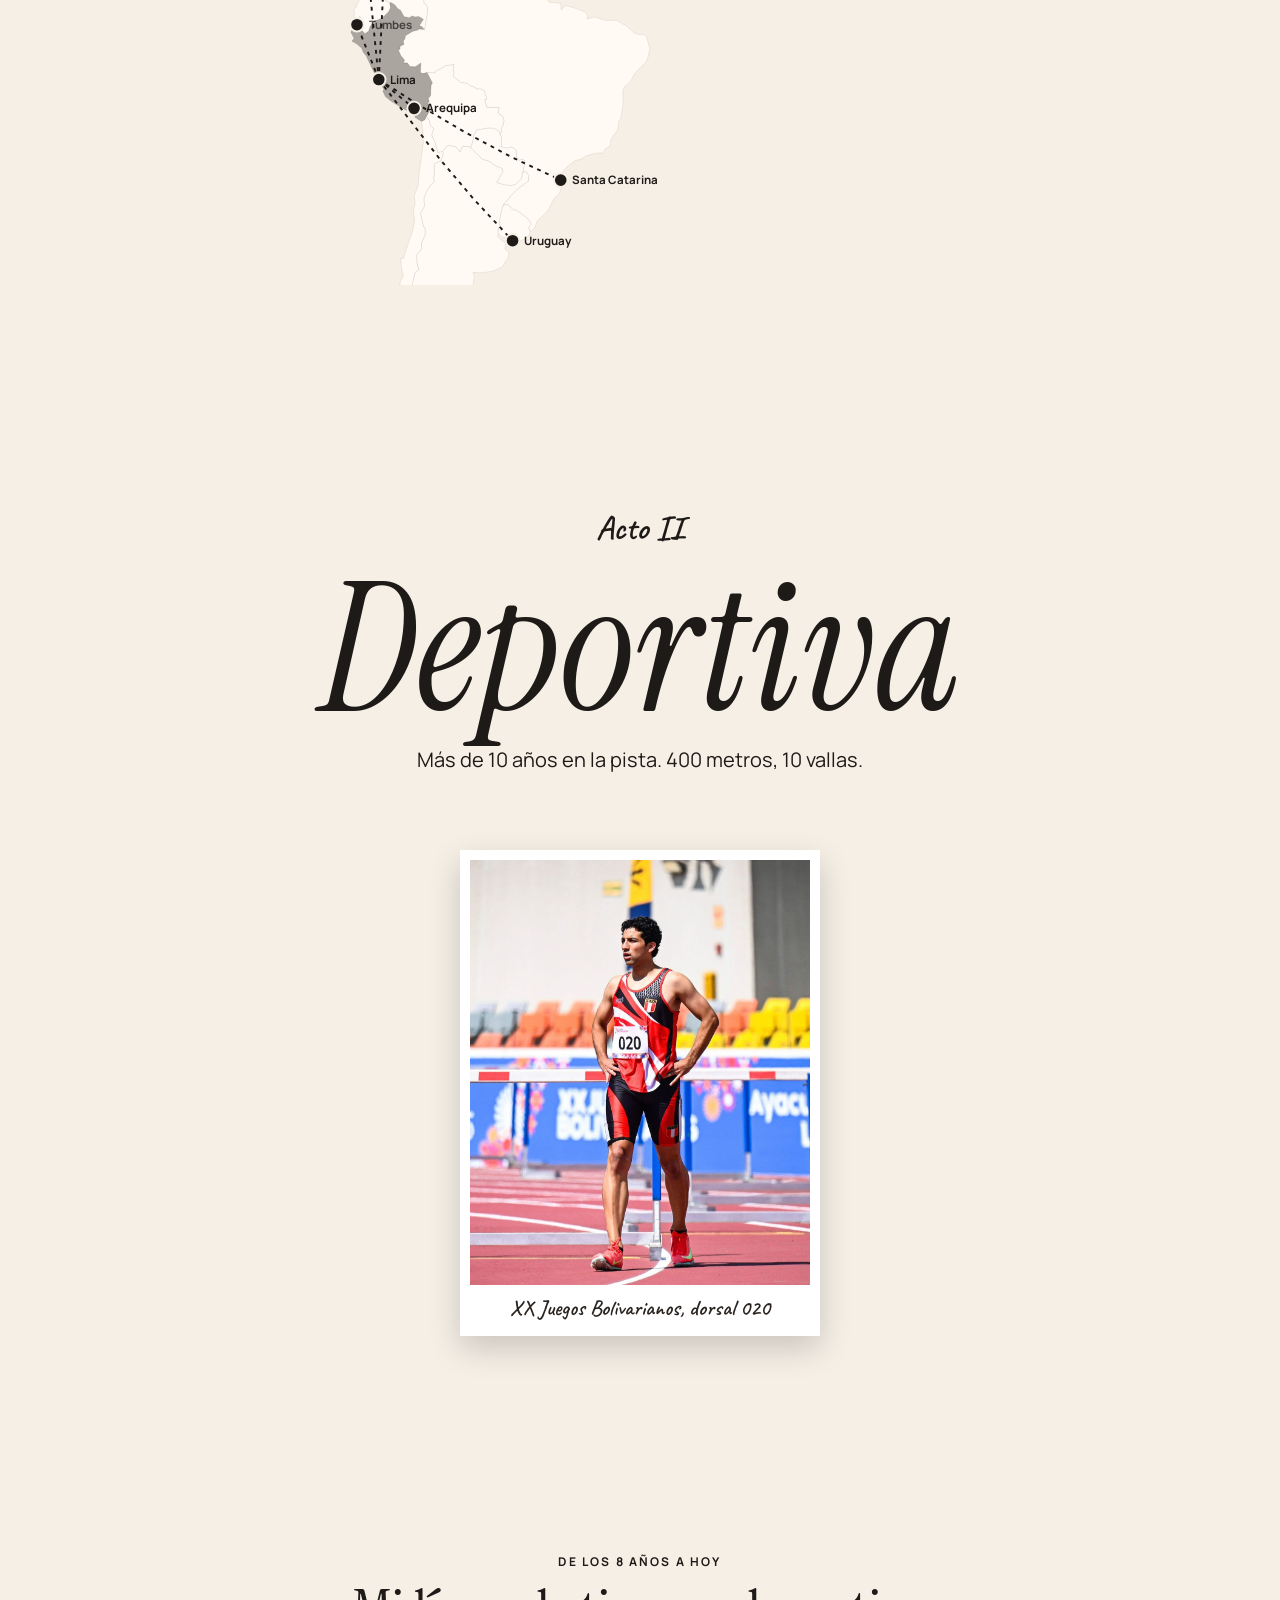
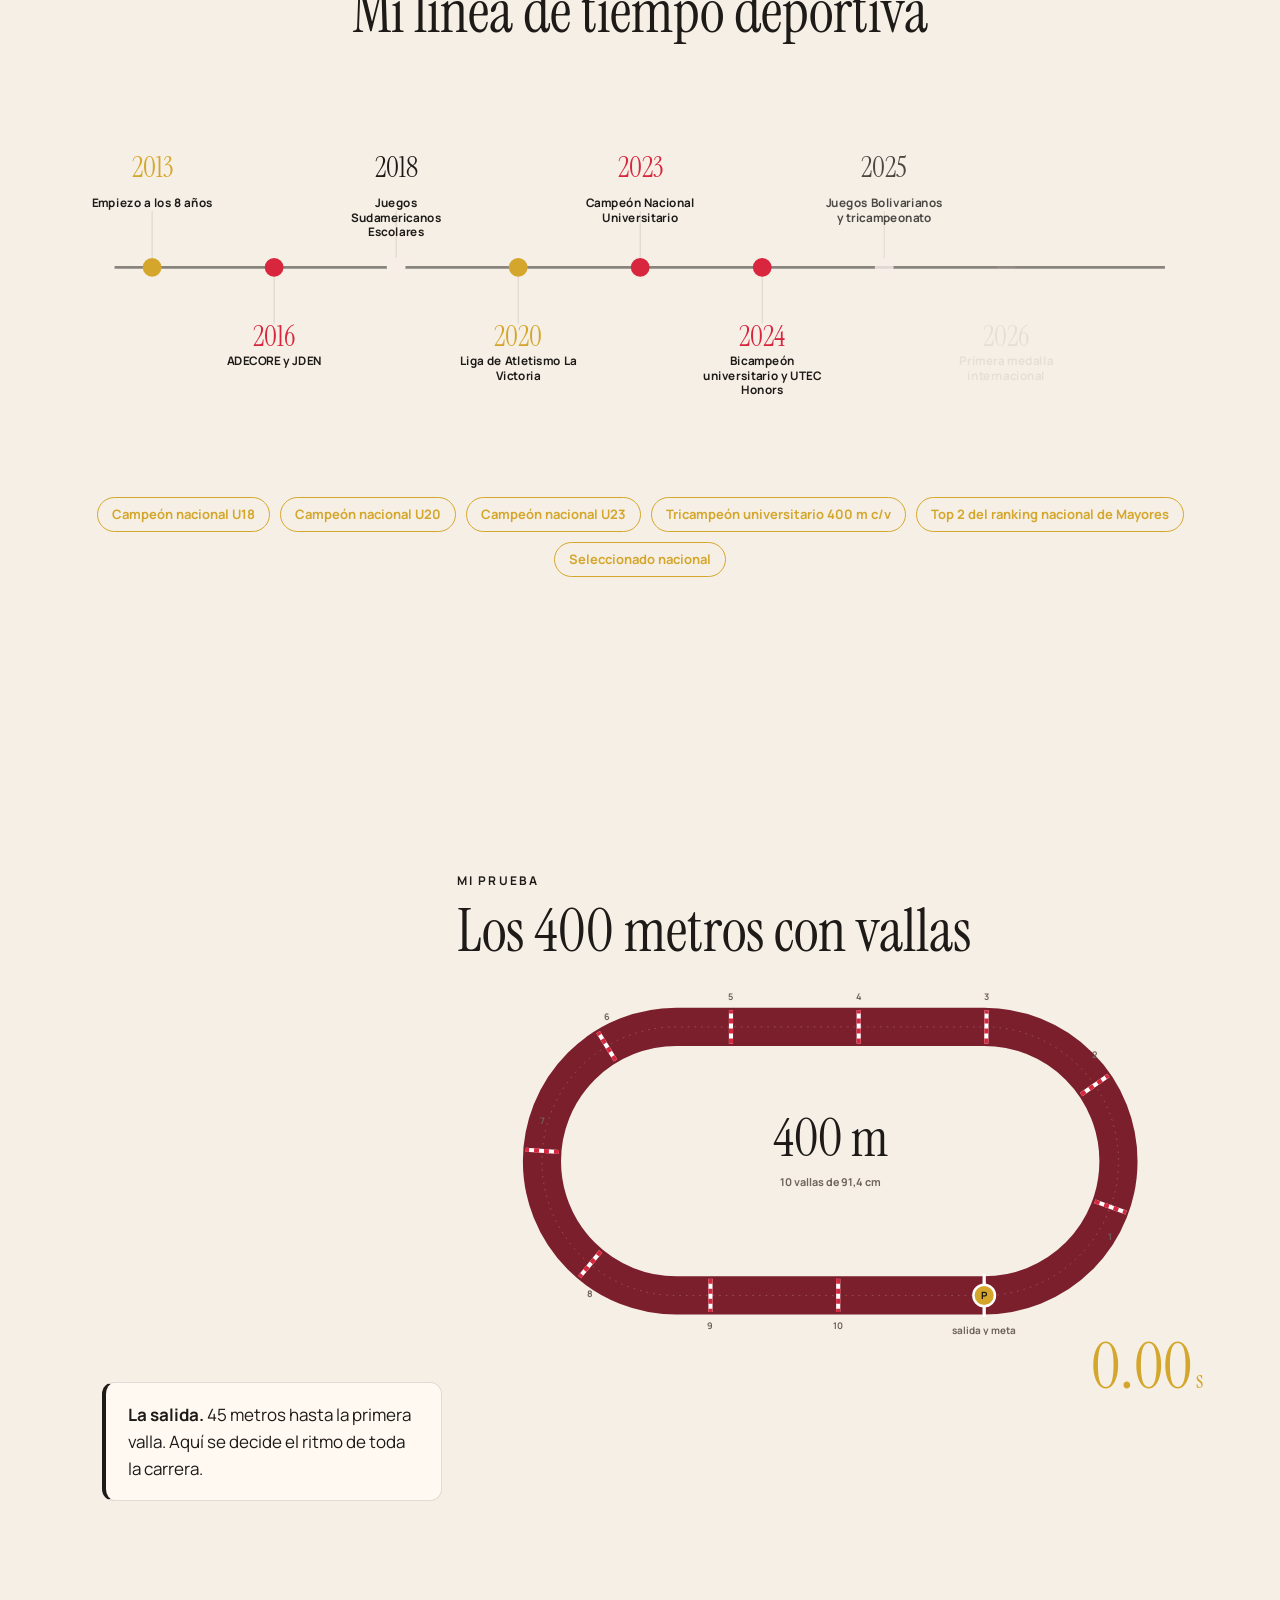
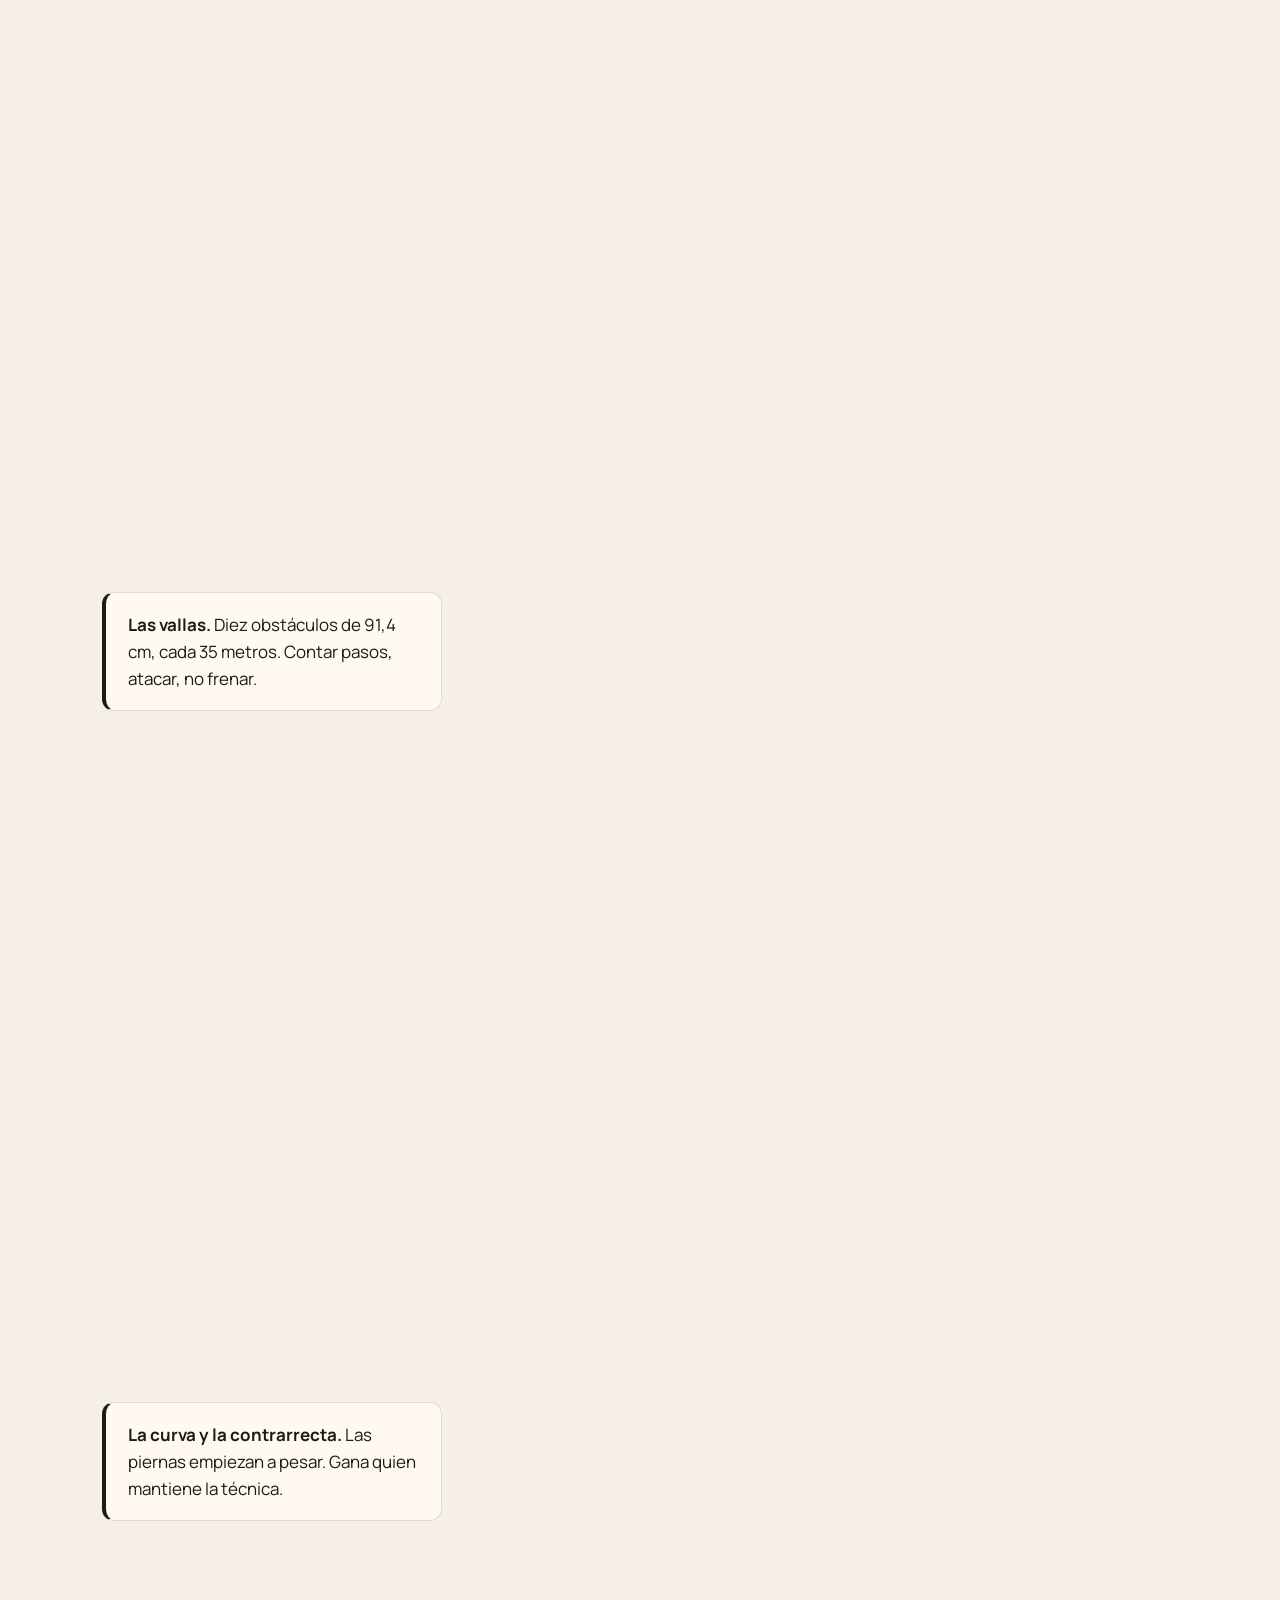
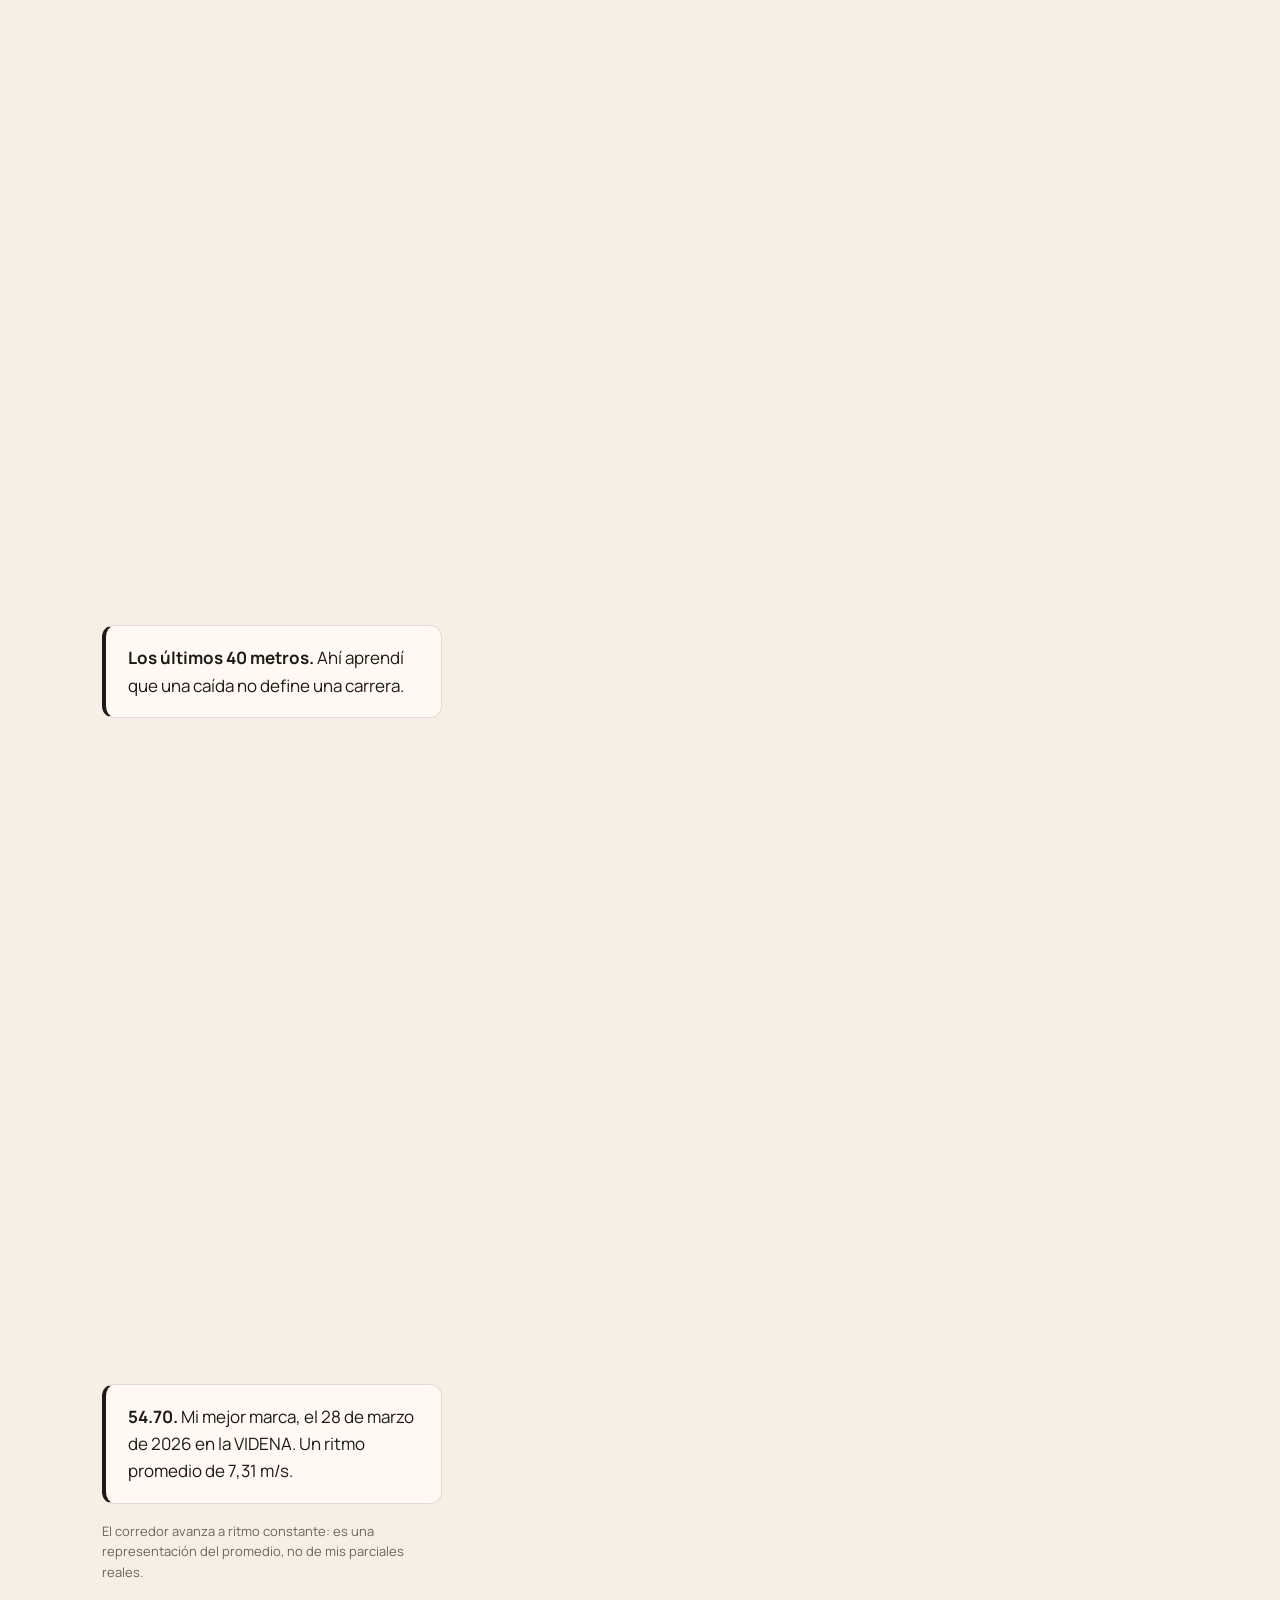
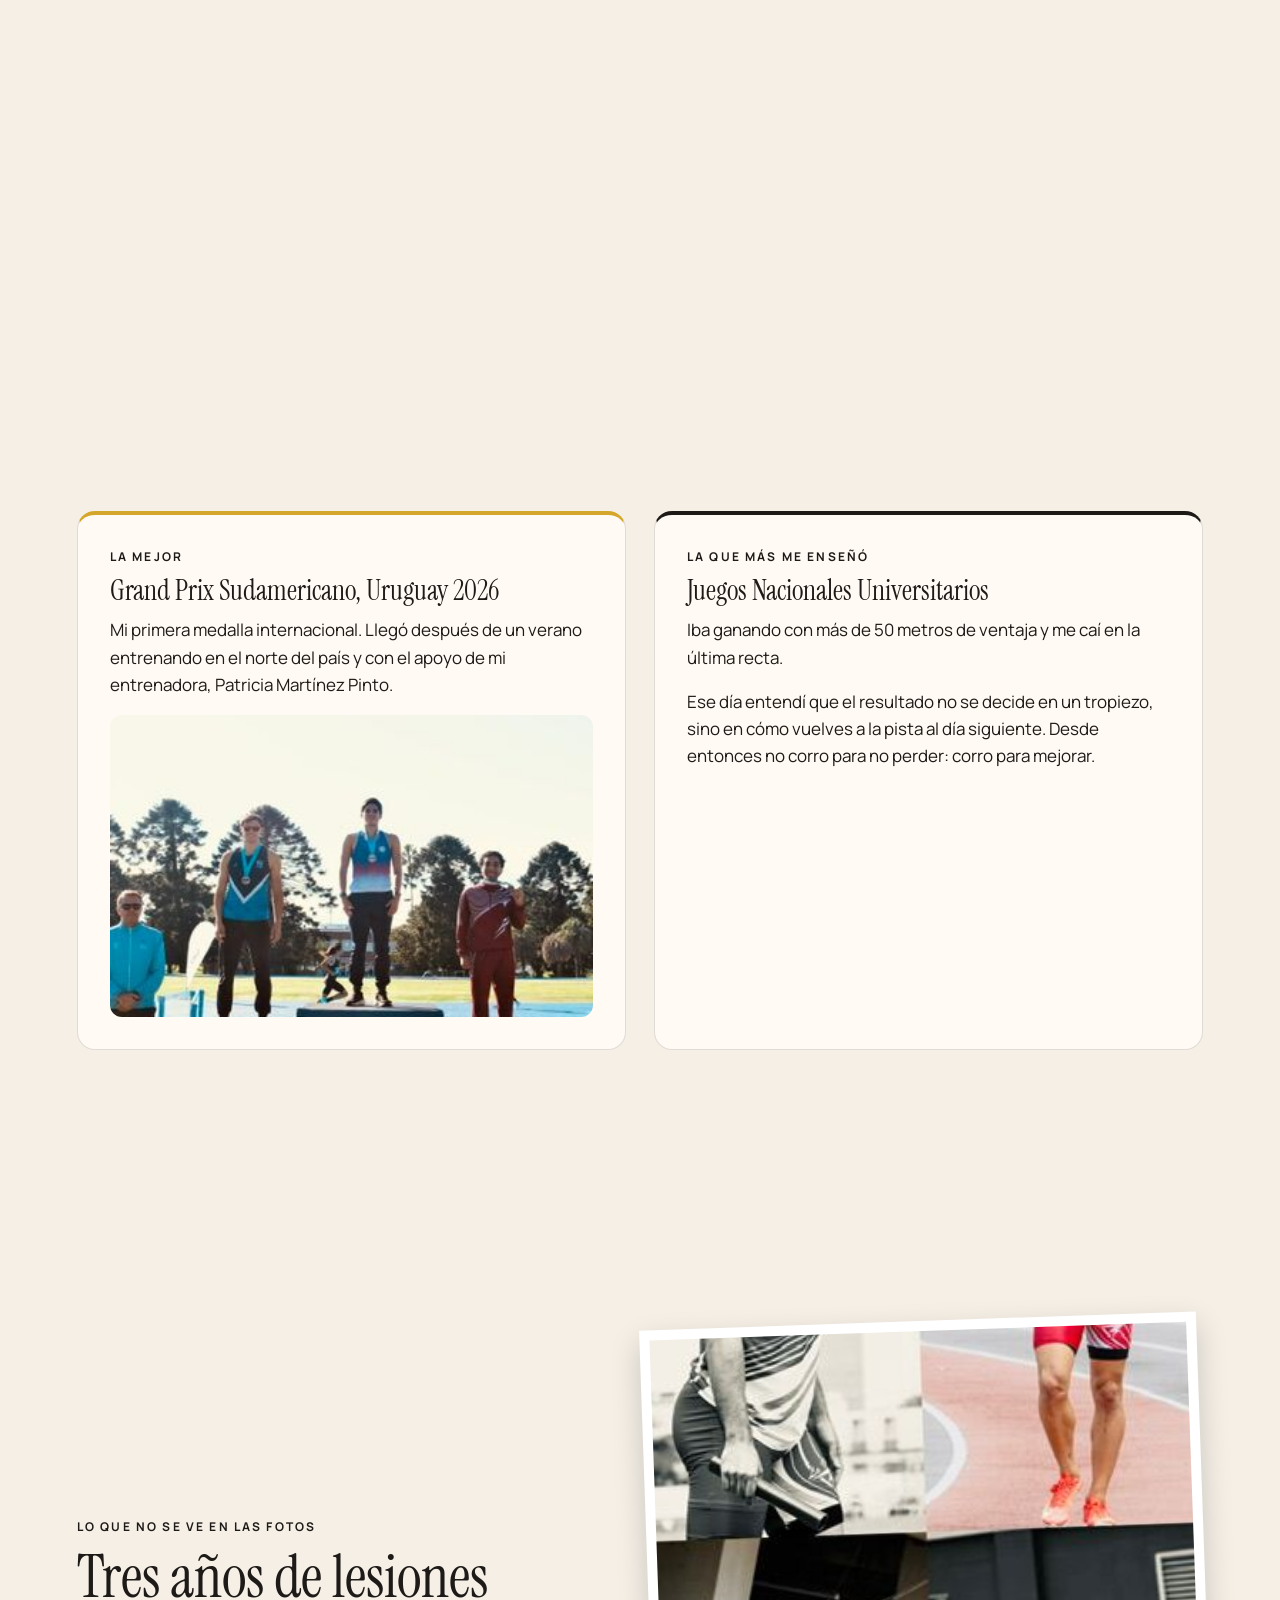
<file: balance-de-la-vida/index.html>
<!DOCTYPE html>
<html lang="es">
<head>
  <meta charset="utf-8" />
  <meta name="viewport" content="width=device-width, initial-scale=1" />
  <title>Paolo Medrano Terán | El balance de la vida</title>
  <meta name="description" content="CV en formato scrollytelling: lo personal, lo deportivo y lo profesional de Paolo Medrano Terán, hecho con D3.js." />
  <link rel="stylesheet" href="css/styles.css" />
</head>
<body data-act="intro">

  <!-- Balanza fija: indica en qué acto estás -->
  <div id="balanza-mini" aria-hidden="true"></div>
  <div id="progreso"><div></div></div>

  <a id="musica" href="#" target="_blank" rel="noopener" title="Dance No More, Harry Styles">
    <span class="disco">♪</span><span class="musica-txt">Dance No More</span>
  </a>
  <div id="spotify-embed" hidden></div>

  <main>

    <!-- ============ HERO ============ -->
    <section class="acto" data-act="intro" id="inicio">
      <div class="hero">
        <div class="hero-txt">
          <p class="kicker">Un CV en tres actos</p>
          <h1>Paolo Medrano Terán</h1>
          <p class="subtitulo"><em>El balance de la vida</em></p>
          <p class="lead">Atleta, científico de datos en formación y practicante en tecnología. Tres mundos que compiten por mis horas y que, juntos, me sostienen. Haz scroll y te lo cuento.</p>
          <div class="chips">
            <span>22 años esta semana</span><span>Barranco, Lima</span><span>400 m con vallas</span><span>Ciencia de Datos, UTEC</span>
          </div>
        </div>
        <div class="hero-viz">
          <svg id="balanza-hero" viewBox="0 0 520 380" role="img" aria-label="Balanza con los tres actos de mi vida"></svg>
        </div>
      </div>
      <div class="scroll-hint">desliza ↓</div>
    </section>

    <!-- ============ BURBUJAS ============ -->
    <section class="acto" data-act="intro" id="burbujas">
      <div class="dos-col">
        <div class="col-txt reveal">
          <p class="kicker">Antes de empezar</p>
          <h2>Doce datos para conocerme</h2>
          <p>Cada burbuja es un pedacito de mí. Pasa el cursor o tócalas para leerlas, y arrástralas si quieres.</p>
          <p class="burbuja-frase" id="burbuja-frase">☝ Elige una burbuja.</p>
        </div>
        <div class="col-viz"><svg id="viz-burbujas"></svg></div>
      </div>
    </section>

    <!-- ================= ACTO I: PERSONAL ================= -->
    <section class="acto portada-acto" data-act="personal" id="personal">
      <p class="num-acto">Acto I</p>
      <h2 class="titulo-acto">Personal</h2>
      <p class="lead centrado">Familia, amigos y los lugares que me cambiaron.</p>
    </section>

    <section class="acto" data-act="personal" id="familia">
      <div class="dos-col">
        <div class="col-txt reveal">
          <p class="kicker">La familia Medrano Terán</p>
          <h2>Cinco personas, una casa</h2>
          <p>Soy el mayor de tres hermanos. Mis papás, Paola y Dante, mi hermana Daniela y el menor de la casa, Dacio.</p>
          <p>Mi mamá es ingeniera de sistemas y lleva más de 20 años liderando el área de tecnología en la industria de hidrocarburos del Perú. Es una de las principales razones por las que elegí Data Science, y admiro cómo se ha ganado su lugar año tras año.</p>
        </div>
        <div class="col-viz reveal">
          <svg id="viz-familia"></svg>
          <p class="nota-viz">Edades en 2026. Cada barra es una vida que me acompaña.</p>
        </div>
      </div>
      <div class="galeria reveal">
        <figure class="polaroid" style="--r:-3deg"><img src="img/familia_completa.jpg" alt="Familia completa" loading="lazy"><figcaption>los cinco</figcaption></figure>
        <figure class="polaroid" style="--r:2deg"><img src="img/brasil_familia.jpg" alt="Familia en Brasil" loading="lazy"><figcaption>Brasil, en familia</figcaption></figure>
        <figure class="polaroid" style="--r:-1.5deg"><img src="img/mama_y_yo_noche.jpg" alt="Con mi mamá" loading="lazy"><figcaption>mamá y yo</figcaption></figure>
        <figure class="polaroid" style="--r:2.5deg"><img src="img/bolivarianos_familia.jpg" alt="Papá tomando la foto en los Bolivarianos" loading="lazy"><figcaption>papá, siempre detrás de la cámara</figcaption></figure>
        <figure class="polaroid" style="--r:-2deg"><img src="img/dacio_y_yo.jpg" alt="Con Dacio" loading="lazy"><figcaption>Dacio y yo</figcaption></figure>
      </div>
    </section>

    <section class="acto" data-act="personal" id="daniela">
      <div class="dos-col invertido">
        <div class="col-txt reveal">
          <p class="kicker">Mi hermana, mi compañera de pista</p>
          <h2>Daniela</h2>
          <p>Empezamos juntos en el atletismo hace más de 10 años. Desde entonces hemos competido a nivel nacional e internacional, muchas veces en el mismo torneo.</p>
          <p>Los dos somos campeones nacionales universitarios y campeones nacionales de nuestras categorías. Compartimos casa, pista y medallero.</p>
        </div>
        <div class="col-viz collage reveal">
          <figure class="polaroid" style="--r:-2deg"><img src="img/daniela_trofeo.jpg" alt="Con Daniela y un trofeo" loading="lazy"><figcaption>campeones</figcaption></figure>
          <figure class="polaroid" style="--r:3deg"><img src="img/muro_medallas.jpg" alt="Muro de medallas" loading="lazy"><figcaption>el muro de la casa</figcaption></figure>
          <figure class="polaroid" style="--r:-1deg"><img src="img/daniela_medallas.jpg" alt="Con Daniela y medallas" loading="lazy"><figcaption>siempre juntos</figcaption></figure>
        </div>
      </div>
    </section>

    <section class="acto" data-act="personal" id="infancia">
      <div class="dos-col">
        <div class="col-txt reveal">
          <p class="kicker">25 de noviembre de 2004</p>
          <h2>Barranco y San Luis</h2>
          <p>Nací en Barranco y estudié inicial, primaria y secundaria en el colegio San Luis Maristas de Barranco.</p>
          <ul class="lista-hitos">
            <li><strong>Presidente</strong> del Consejo Estudiantil</li>
            <li><strong>Excelencia</strong> académica</li>
            <li><strong>Múltiple campeón</strong> nacional escolar de atletismo</li>
            <li><strong>Seleccionado nacional</strong> en los Juegos Sudamericanos Escolares 2018</li>
          </ul>
          <p>Siempre me tocó liderar, y lo disfruté.</p>
        </div>
        <div class="col-viz collage reveal">
          <figure class="polaroid grande" style="--r:2deg"><img src="img/infancia_444.jpg" alt="Compitiendo de niño" loading="lazy"><figcaption>los primeros dorsales</figcaption></figure>
          <figure class="polaroid" style="--r:-3deg"><img src="img/amigos_colegio.jpg" alt="Amigos del colegio" loading="lazy"><figcaption>los de toda la vida</figcaption></figure>
        </div>
      </div>
    </section>

    <section class="acto" data-act="personal" id="amigos">
      <p class="kicker centrado">Un círculo pequeño y elegido</p>
      <h2 class="centrado">Mis amigos</h2>
      <div class="tarjetas-amigos">
        <article class="tarjeta reveal">
          <img src="img/bihonda_y_yo.jpg" alt="Con Bihonda" loading="lazy">
          <h3>Bihonda</h3>
          <p>Nos conocimos en 2022, en Proyectos Interdisciplinarios 2. Ella era mi mentora de Programación 2 y terminó cambiándose de carrera por mi culpa. Desde entonces somos inseparables: es la amistad que más valoro hoy.</p>
        </article>
        <article class="tarjeta reveal">
          <img src="img/arequipa_misti.jpg" alt="Con Jimena y Jeimy en Arequipa" loading="lazy">
          <h3>Jimena y Jeimy</h3>
          <p>Jimena Reyes y Jeimy Pretell son mis mejores amigas del atletismo. Representamos al Perú en los Juegos Bolivarianos 2025, competimos en Arequipa, entrenamos en Tumbes y viajamos a Uruguay.</p>
        </article>
        <article class="tarjeta reveal">
          <img src="img/amigos_noche.jpg" alt="Grupo de amigos" loading="lazy">
          <h3>Los de siempre</h3>
          <p>Mis amigos del colegio y de la pista. Pocos, pero los de verdad.</p>
        </article>
      </div>
    </section>

    <section class="acto" data-act="personal" id="plot-twists">
      <p class="kicker centrado">Lo que no vi venir</p>
      <h2 class="centrado">Plot twists</h2>
      <p class="centrado nota-viz">Toca cada tarjeta para voltearla.</p>
      <div class="twists">
        <button class="twist"><span class="frente">2022</span><span class="dorso">Mi mejor amiga se cambió de carrera… por mi culpa.</span></button>
        <button class="twist"><span class="frente">+50 m</span><span class="dorso">Iba ganando por más de 50 metros y me caí en la última recta.</span></button>
        <button class="twist"><span class="frente">Lima 24</span><span class="dorso">Trabajé en el Mundial U20 de Atletismo en mi propia ciudad.</span></button>
        <button class="twist"><span class="frente">0 años</span><span class="dorso">Entré a Hochschild siendo el único postulante sin experiencia laboral.</span></button>
        <button class="twist"><span class="frente">3 → 0</span><span class="dorso">Tras tres años de lesiones, 2026 fue mi primera temporada completa.</span></button>
      </div>
    </section>

    <section class="acto" data-act="personal" id="viajes">
      <p class="kicker centrado">El mapa de mis viajes</p>
      <h2 class="centrado">Desde Lima hacia el mundo</h2>
      <div class="mapa-wrap">
        <svg id="viz-mapa"></svg>
        <aside id="mapa-panel" class="panel">
          <h3>Elige un punto del mapa</h3>
          <p>Cada línea sale de Lima. Toca un destino para ver la historia.</p>
        </aside>
      </div>
    </section>

    <!-- ================= ACTO II: DEPORTIVA ================= -->
    <section class="acto portada-acto" data-act="deporte" id="deporte">
      <p class="num-acto">Acto II</p>
      <h2 class="titulo-acto">Deportiva</h2>
      <p class="lead centrado">Más de 10 años en la pista. 400 metros, 10 vallas.</p>
      <figure class="polaroid hero-foto reveal" style="--r:-2deg"><img src="img/bolivarianos_020.jpg" alt="Juegos Bolivarianos 2025" loading="lazy"><figcaption>XX Juegos Bolivarianos, dorsal 020</figcaption></figure>
    </section>

    <section class="acto" data-act="deporte" id="linea-deporte">
      <p class="kicker centrado">De los 8 años a hoy</p>
      <h2 class="centrado">Mi línea de tiempo deportiva</h2>
      <div id="viz-linea-deporte" class="viz-ancho"></div>
      <div class="badges reveal">
        <span>Campeón nacional U18</span><span>Campeón nacional U20</span><span>Campeón nacional U23</span>
        <span>Tricampeón universitario 400 m c/v</span><span>Top 2 del ranking nacional de Mayores</span><span>Seleccionado nacional</span>
      </div>
    </section>

    <!-- Carrera scrollytelling -->
    <section class="acto scrolly" data-act="deporte" id="carrera">
      <div class="sticky">
        <div class="carrera-head">
          <p class="kicker">Mi prueba</p>
          <h2>Los 400 metros con vallas</h2>
        </div>
        <svg id="viz-carrera" viewBox="0 0 900 420"></svg>
        <div class="carrera-reloj"><span id="reloj">0.00</span><small>s</small></div>
      </div>
      <div class="pasos">
        <div class="paso"><p><strong>La salida.</strong> 45 metros hasta la primera valla. Aquí se decide el ritmo de toda la carrera.</p></div>
        <div class="paso"><p><strong>Las vallas.</strong> Diez obstáculos de 91,4 cm, cada 35 metros. Contar pasos, atacar, no frenar.</p></div>
        <div class="paso"><p><strong>La curva y la contrarrecta.</strong> Las piernas empiezan a pesar. Gana quien mantiene la técnica.</p></div>
        <div class="paso"><p><strong>Los últimos 40 metros.</strong> Ahí aprendí que una caída no define una carrera.</p></div>
        <div class="paso"><p><strong>54.70.</strong> Mi mejor marca, el 28 de marzo de 2026 en la VIDENA. Un ritmo promedio de <span id="vel"></span> m/s.</p><p class="nota-viz">El corredor avanza a ritmo constante: es una representación del promedio, no de mis parciales reales.</p></div>
      </div>
    </section>

    <section class="acto" data-act="deporte" id="progresion" hidden>
      <p class="kicker centrado">Año tras año</p>
      <h2 class="centrado">Progresión en 400 m con vallas</h2>
      <svg id="viz-progresion"></svg>
    </section>

    <section class="acto" data-act="deporte" id="mejor-peor">
      <div class="duelo">
        <article class="lado mejor reveal">
          <p class="kicker">La mejor</p>
          <h3>Grand Prix Sudamericano, Uruguay 2026</h3>
          <p>Mi primera medalla internacional. Llegó después de un verano entrenando en el norte del país y con el apoyo de mi entrenadora, Patricia Martínez Pinto.</p>
          <img src="img/uruguay_podio.jpg" alt="Podio en Uruguay" loading="lazy">
        </article>
        <article class="lado peor reveal">
          <p class="kicker">La que más me enseñó</p>
          <h3>Juegos Nacionales Universitarios</h3>
          <p>Iba ganando con más de 50 metros de ventaja y me caí en la última recta.</p>
          <p>Ese día entendí que el resultado no se decide en un tropiezo, sino en cómo vuelves a la pista al día siguiente. Desde entonces no corro para no perder: corro para mejorar.</p>
        </article>
      </div>
    </section>

    <section class="acto" data-act="deporte" id="lesiones">
      <div class="dos-col">
        <div class="col-txt reveal">
          <p class="kicker">Lo que no se ve en las fotos</p>
          <h2>Tres años de lesiones</h2>
          <p>Durante los últimos tres años las lesiones no me dejaron mostrar mi potencial. En 2026, por fin, completé una temporada sin lesiones graves.</p>
          <p>Lo más importante que aprendí no fue físico: entendí que la salud mental pesa tanto como las piernas.</p>
          <blockquote>Mi sueño más grande es estar en los Juegos Panamericanos Lima 2027. Lo persigo mientras termino la universidad y trabajo. No elijo entre estudiar, trabajar o entrenar: aprendí a equilibrarlo.</blockquote>
        </div>
        <div class="col-viz collage reveal">
          <figure class="polaroid grande" style="--r:-2deg"><img src="img/collage_bn.jpg" alt="Entrenamiento" loading="lazy"><figcaption>volver a empezar</figcaption></figure>
          <figure class="polaroid" style="--r:3deg"><img src="img/la_victoria_retrato.jpg" alt="Con la casaca de La Victoria" loading="lazy"><figcaption>La Victoria</figcaption></figure>
        </div>
      </div>
    </section>

    <section class="acto" data-act="deporte" id="galeria-deporte">
      <p class="kicker centrado">El equipo detrás</p>
      <h2 class="centrado">Liga de Atletismo La Victoria</h2>
      <div class="galeria reveal">
        <figure class="polaroid" style="--r:2deg"><img src="img/la_victoria_equipo.jpg" alt="Equipo La Victoria" loading="lazy"><figcaption>el equipo</figcaption></figure>
        <figure class="polaroid" style="--r:-2deg"><img src="img/podio_oro.jpg" alt="Podio con medalla de oro" loading="lazy"><figcaption>lo más alto del podio</figcaption></figure>
        <figure class="polaroid" style="--r:1.5deg"><img src="img/bronce_400cv.jpg" alt="Medalla de bronce" loading="lazy"><figcaption>bronce, 400 m c/v</figcaption></figure>
        <figure class="polaroid" style="--r:-3deg"><img src="img/entrenadora_collage.jpg" alt="Con mi entrenadora" loading="lazy"><figcaption>con Patricia</figcaption></figure>
        <figure class="polaroid" style="--r:2.5deg"><img src="img/tres_medallistas.jpg" alt="Tres medallistas" loading="lazy"><figcaption>Festival La Victoria</figcaption></figure>
        <figure class="polaroid" style="--r:-1deg"><img src="img/bolivarianos_mama_dacio.jpg" alt="Con mamá y Dacio en los Bolivarianos" loading="lazy"><figcaption>la barra de casa</figcaption></figure>
      </div>
    </section>

    <!-- ================= ACTO III: PROFESIONAL ================= -->
    <section class="acto portada-acto" data-act="pro" id="profesional">
      <p class="num-acto">Acto III</p>
      <h2 class="titulo-acto">Profesional</h2>
      <p class="lead centrado">De las aulas de UTEC a mi primera experiencia laboral.</p>
    </section>

    <section class="acto" data-act="pro" id="utec">
      <div class="dos-col">
        <div class="col-txt reveal">
          <p class="kicker">UTEC, 2022 a 2027</p>
          <h2>Ciencia de Datos</h2>
          <p>Elegí Data Science en buena parte por mi mamá. Hoy estoy en el octavo ciclo y egreso el próximo año.</p>
          <p>En 2024 recibí el reconocimiento <strong>UTEC Honors</strong> a la excelencia extraacadémica en la categoría deporte.</p>
        </div>
        <div class="col-viz collage reveal">
          <figure class="polaroid grande" style="--r:2deg"><img src="img/utec_honors.jpg" alt="UTEC Honors" loading="lazy"><figcaption>UTEC Honors 2024</figcaption></figure>
          <figure class="polaroid" style="--r:-2deg"><img src="img/utec_medalla.jpg" alt="Medalla con UTEC" loading="lazy"><figcaption>campeón universitario</figcaption></figure>
        </div>
      </div>
    </section>

    <section class="acto" data-act="pro" id="trayectoria">
      <p class="kicker centrado">2022 a hoy</p>
      <h2 class="centrado">Mi trayectoria en una línea de tiempo</h2>
      <div id="viz-gantt" class="viz-ancho"></div>
      <div class="leyenda" id="leyenda-gantt"></div>
    </section>

    <section class="acto" data-act="pro" id="proyectos">
      <p class="kicker centrado">Proyectos académicos destacados</p>
      <h2 class="centrado">Lo que he construido</h2>
      <div class="proyectos">
        <article class="proyecto reveal">
          <p class="tag">Desarrollo de Producto de Datos, 2025</p>
          <h3>Mood Coach</h3>
          <p>Aplicación web de salud mental con IA que evalúa estados emocionales y genera recomendaciones personalizadas.</p>
          <ul>
            <li>Sistema de recomendación híbrido: filtrado colaborativo y manejo de cold start.</li>
            <li>Pipelines de datos y visualización en tiempo real.</li>
            <li>Autenticación segura y gestión de datos en el backend.</li>
          </ul>
        </article>
        <article class="proyecto reveal">
          <p class="tag">Base de Datos I, 2024</p>
          <h3>San Benito Artículos Religiosos</h3>
          <p>Base de datos relacional en PostgreSQL, del modelo entidad relación a la implementación en SQL.</p>
          <div class="kpi"><span id="kpi-35">0</span>%<small>de mejora en la eficiencia de las consultas con índices B-tree y Hash</small></div>
        </article>
      </div>
    </section>

    <section class="acto" data-act="pro" id="liderazgo">
      <p class="kicker centrado">Liderazgo y trabajo en equipo</p>
      <h2 class="centrado">Fuera del aula</h2>
      <div class="liderazgo">
        <article class="lider reveal">
          <div class="fotos-mini"><img src="img/u20_selfie.jpg" alt="Floor Manager en el Mundial U20" loading="lazy"><img src="img/u20_estadio.jpg" alt="Estadio Mundial U20" loading="lazy"><img src="img/u20_campeon.jpg" alt="Con un campeón mundial U20" loading="lazy"></div>
          <h3>Mundial U20 de Atletismo, Lima 2024</h3>
          <p>Floor Manager de Sport Presentation con la Federación Peruana de Atletismo. Coordiné listas de partida y fui el enlace entre la gerencia deportiva y el equipo de transmisiones de World Athletics, supervisando ceremonias y premiaciones.</p>
        </article>
        <article class="lider reveal">
          <div class="fotos-mini"><img src="img/semana_universitaria.jpg" alt="Semana Universitaria" loading="lazy"></div>
          <h3>Semana Universitaria, equipo Computech</h3>
          <p>Líder y representante de la facultad de Computación entre 2023 y 2025. Organicé estrategias y motivé al equipo: fuimos <strong>bicampeones</strong>.</p>
        </article>
        <article class="lider reveal">
          <div class="fotos-mini"><img src="img/isn_equipo.jpg" alt="International Student Network" loading="lazy"><img src="img/isn_stand.jpg" alt="Stand de ISN" loading="lazy"></div>
          <h3>International Student Network, Brand Leader</h3>
          <p>Coordiné sesiones y eventos para estudiantes de intercambio y gestioné las plataformas digitales de la organización.</p>
        </article>
      </div>
    </section>

    <section class="acto" data-act="pro" id="ibm">
      <div class="dos-col invertido">
        <div class="col-txt reveal">
          <p class="kicker">El sueño</p>
          <h2>IBM Research</h2>
          <p>En Estados Unidos visité el IBM Research Center. Fue mi primera experiencia impactante con el mundo tech: ver un computador cuántico de cerca cambió la escala de lo que imagino para mi futuro.</p>
          <p>Sueño con trabajar algún día en un lugar así de importante.</p>
        </div>
        <div class="col-viz collage reveal">
          <figure class="polaroid grande" style="--r:-2deg"><img src="img/ibm_quantum.jpg" alt="IBM Quantum System One" loading="lazy"><figcaption>IBM Quantum System One</figcaption></figure>
          <figure class="polaroid" style="--r:3deg"><img src="img/ibm_pantalla.jpg" alt="Frente a una pantalla en IBM" loading="lazy"><figcaption>aprendiendo</figcaption></figure>
        </div>
      </div>
    </section>

    <section class="acto" data-act="pro" id="hochschild">
      <div class="dos-col">
        <div class="col-txt reveal">
          <p class="kicker">Abril de 2026 a hoy</p>
          <h2>Hochschild Mining</h2>
          <p>Practicante Pre Profesional de Proyectos de Tecnología. Llegué a través de Bumerang, para completar mi curso de RLE.</p>
          <p>El proceso de selección fue muy retador: competía con postulantes con experiencia laboral y yo era el único que nunca había trabajado. Creo que mis habilidades blandas y la confianza que transmito hicieron la diferencia.</p>
          <p>Hoy veo todo lo relacionado a la tecnología de Gestión Humana y apoyo directamente a la gerencia corporativa.</p>
          <ul class="lista-hitos">
            <li>Estabilización de SAP SuccessFactors: Onboarding 2.0 y Employee Central</li>
            <li>Seguimiento de incidencias y escalamientos con SAP</li>
            <li>Procedimientos para la Mesa de Ayuda</li>
            <li>Coordinación con consultoras externas</li>
          </ul>
        </div>
        <div class="col-viz collage reveal">
          <figure class="polaroid grande" style="--r:2deg"><img src="img/hochschild_almuerzo.jpg" alt="Almuerzo con el equipo" loading="lazy"><figcaption>con Soluciones Tecnológicas</figcaption></figure>
          <figure class="polaroid" style="--r:-3deg"><img src="img/hochschild_kit.jpg" alt="Kit de bienvenida Hochschild" loading="lazy"><figcaption>día uno</figcaption></figure>
        </div>
      </div>
    </section>

    <section class="acto" data-act="pro" id="skills">
      <div class="dos-col">
        <div class="col-viz reveal"><svg id="viz-radar"></svg></div>
        <div class="col-txt reveal">
          <p class="kicker">Caja de herramientas</p>
          <h2>Habilidades</h2>
          <p class="nota-viz">Autoevaluación de dominio (0 a 100). Pasa el cursor por cada eje.</p>
          <div class="chips oscuro">
            <span>Liderazgo</span><span>Trabajo en equipo</span><span>Comunicación efectiva</span><span>Gestión del tiempo</span><span>Pensamiento analítico</span><span>Resolución de problemas</span><span>Adaptabilidad</span><span>Proactividad</span><span>Disciplina</span>
          </div>
          <h3>Idiomas</h3>
          <div class="idiomas"><div><span>Español</span><div class="barra"><i style="--w:100%"></i></div><small>Nativo</small></div><div><span>Inglés</span><div class="barra"><i style="--w:85%"></i></div><small>Avanzado</small></div></div>
        </div>
      </div>
    </section>

    <!-- ================= CIERRE ================= -->
    <section class="acto" data-act="final" id="final">
      <div class="final">
        <svg id="balanza-final" viewBox="0 0 520 380" aria-hidden="true"></svg>
        <h2>El balance de la vida</h2>
        <p class="lead">La disciplina de la pista me ordena en el trabajo, la curiosidad de los datos me hace pensar mejor cada entrenamiento y mi familia sostiene los dos lados de la balanza. No es fácil, pero es mío.</p>
        <p class="lead">Gracias por recorrer conmigo estos tres actos.</p>
        <div class="contacto">
          <a href="mailto:paolo.medrano.t@gmail.com">✉ paolo.medrano.t@gmail.com</a>
          <a href="https://www.linkedin.com/in/paolo-medrano-ter%C3%A1n-b45123246" target="_blank" rel="noopener">in LinkedIn</a>
          <a href="https://github.com/paolomedrano0" target="_blank" rel="noopener">⌘ GitHub</a>
        </div>
        <figure class="polaroid hero-foto" style="--r:2deg"><img src="img/nueva_york.jpg" alt="Paolo" loading="lazy"><figcaption>continuará…</figcaption></figure>
        <p class="creditos">Hecho con D3.js. Música: Dance No More, Harry Styles.</p>
      </div>
    </section>
  </main>

  <div id="tooltip" role="tooltip"></div>

  <script src="js/vendor/d3.min.js"></script>
  <script src="js/vendor/topojson-client.min.js"></script>
  <script src="data/countries-110m.js"></script>
  <script src="js/data.js"></script>
  <script src="js/main.js"></script>
</body>
</html>
</file>
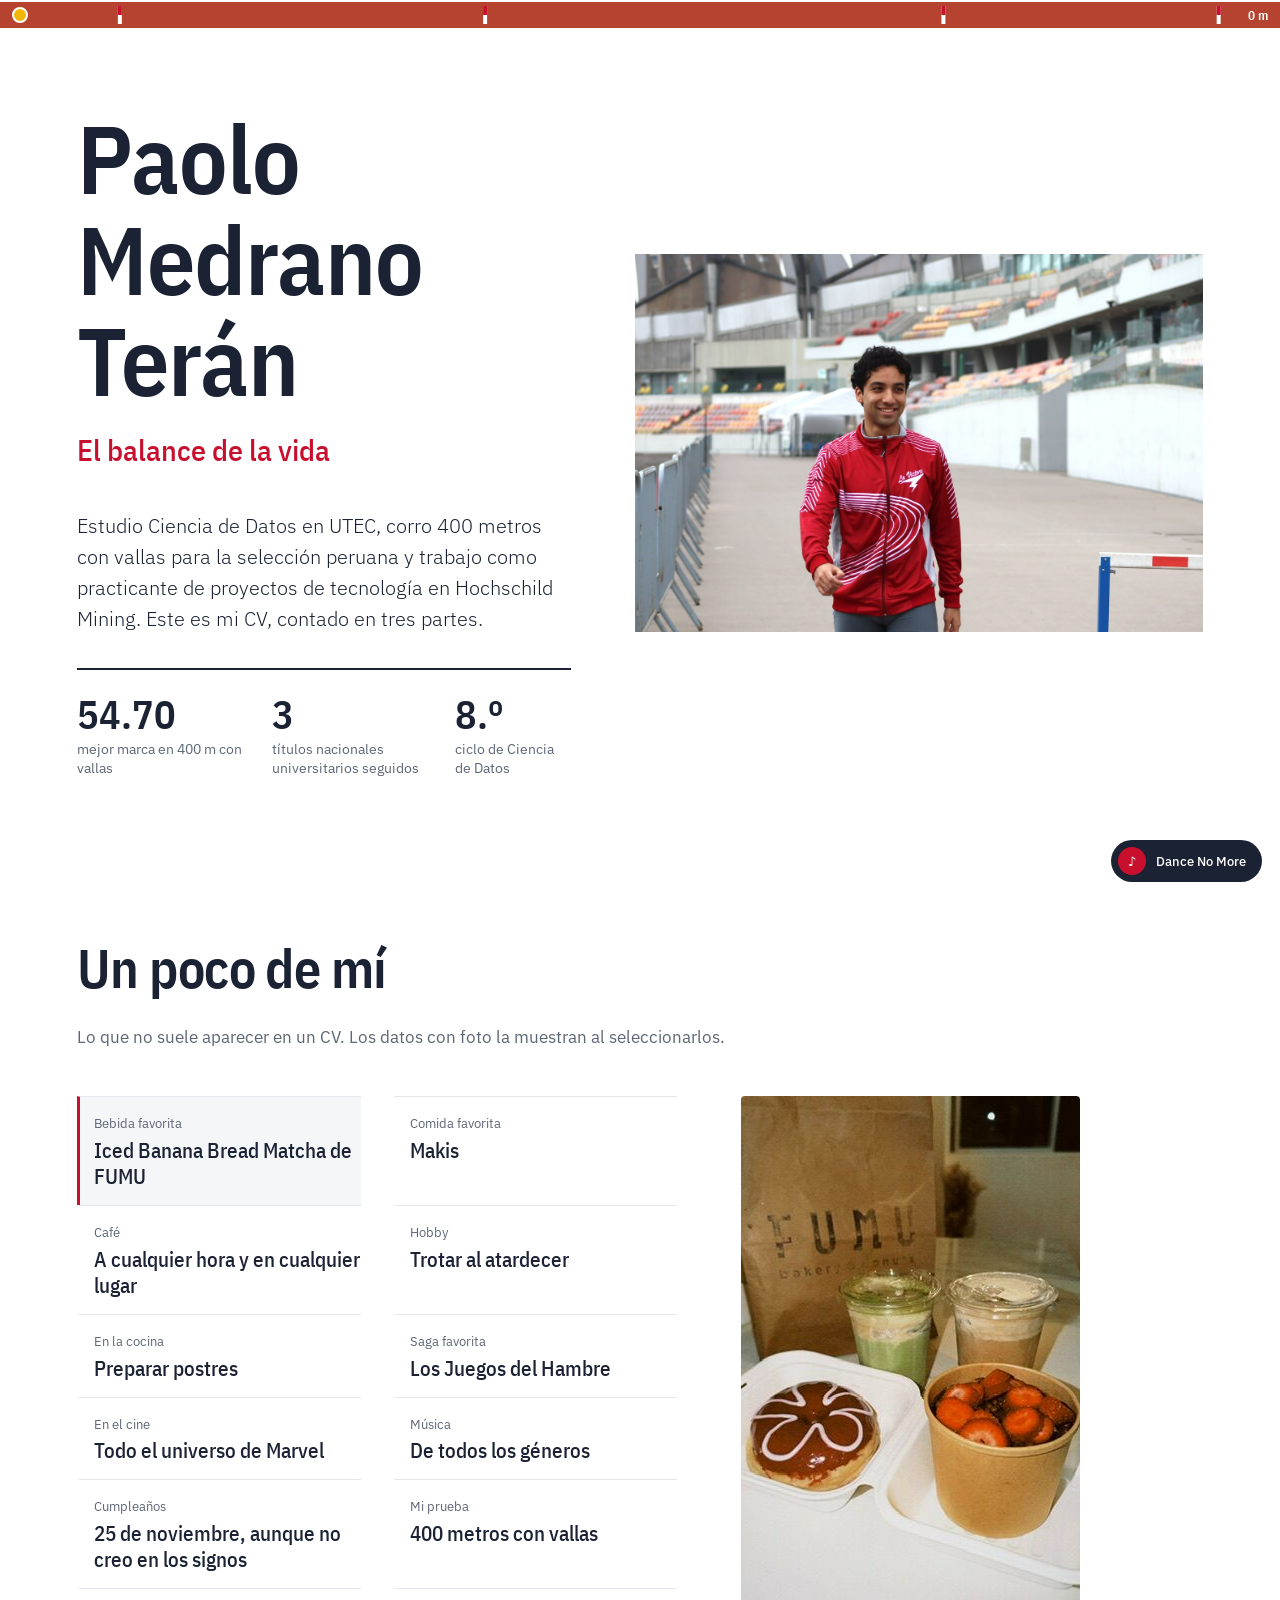
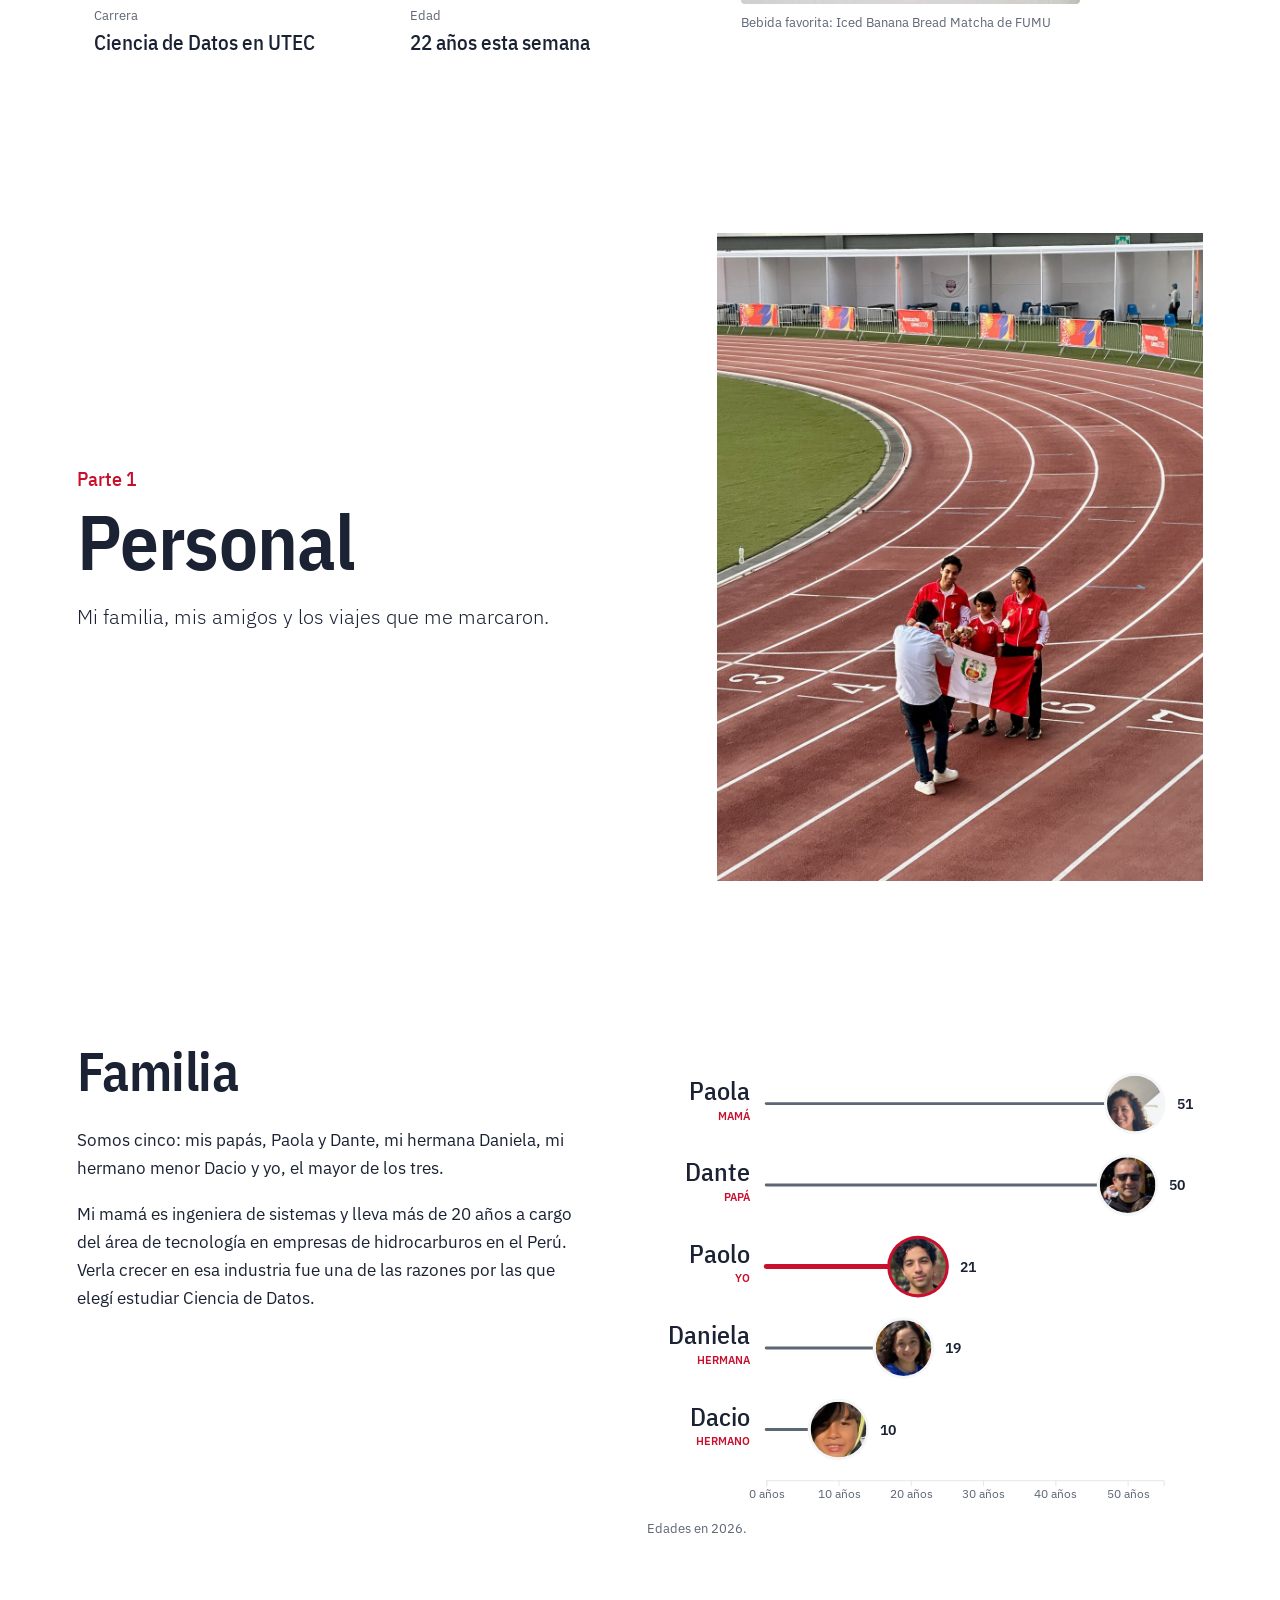
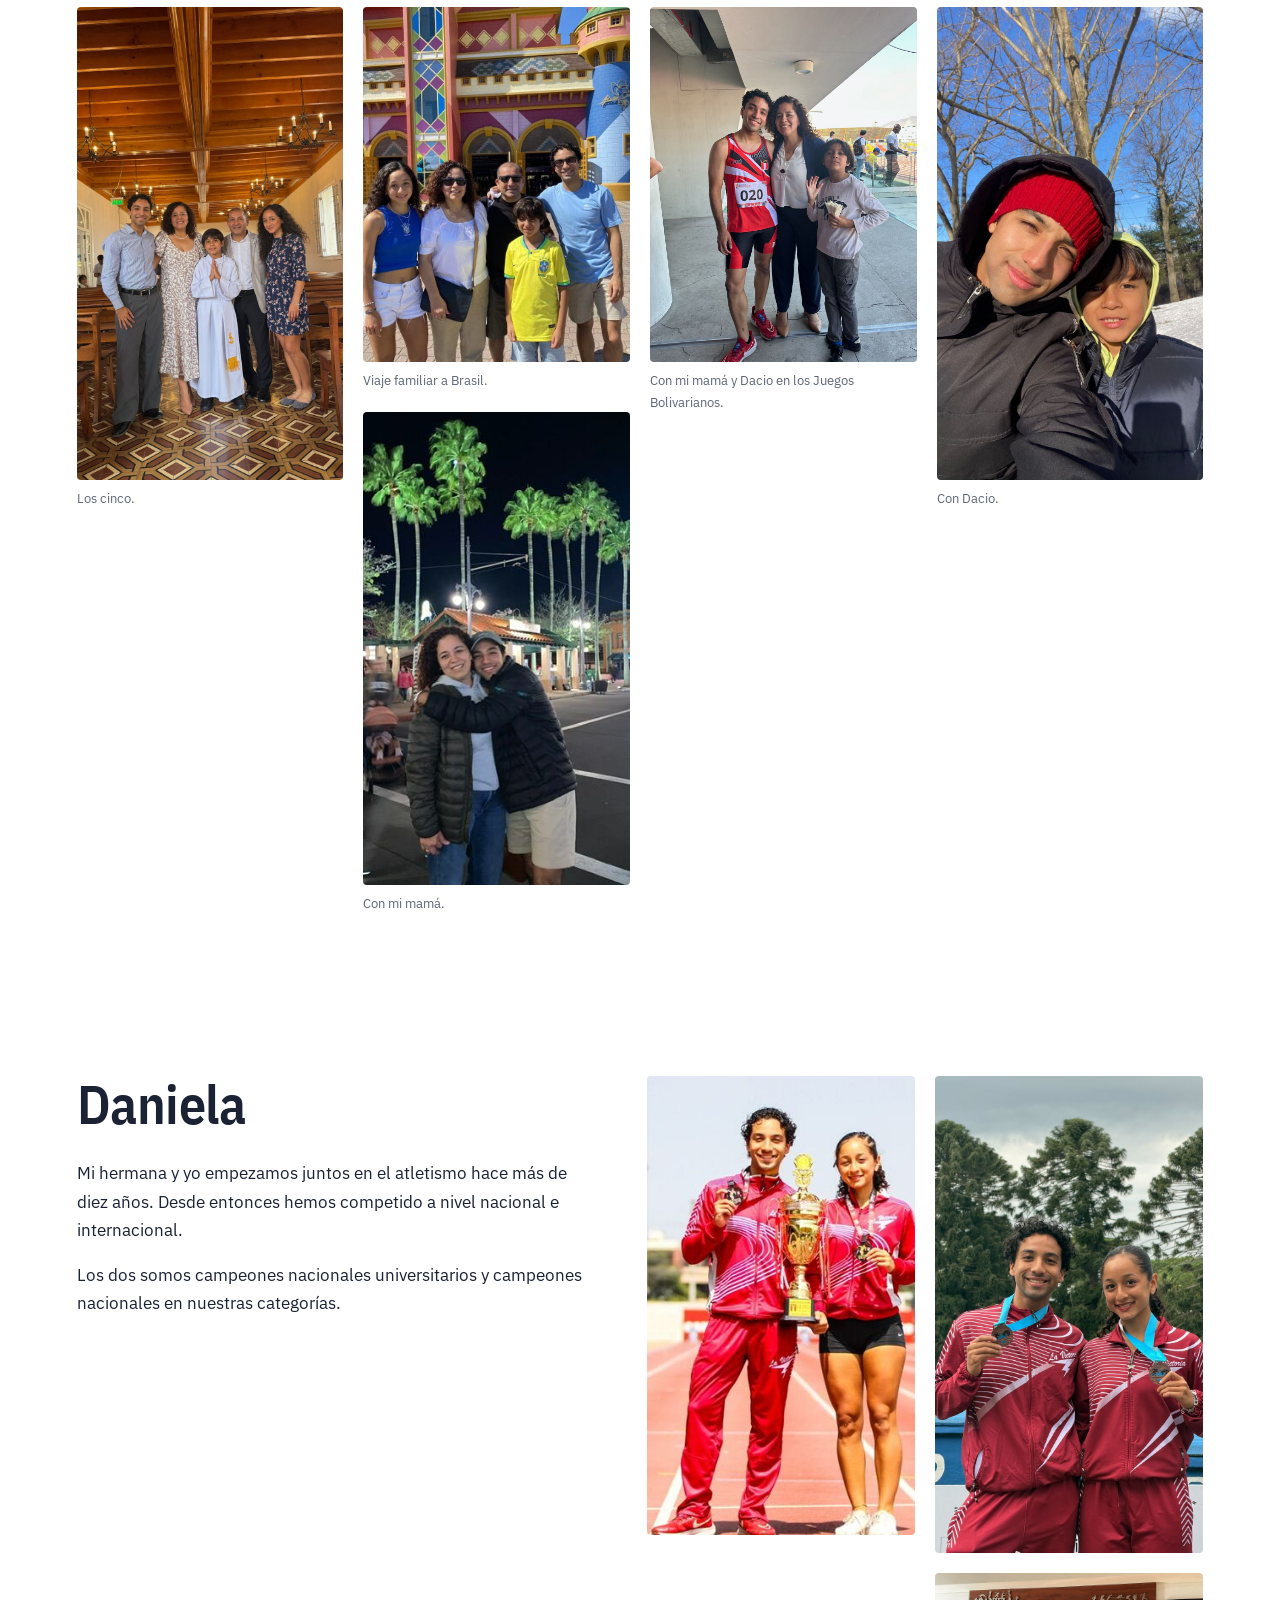
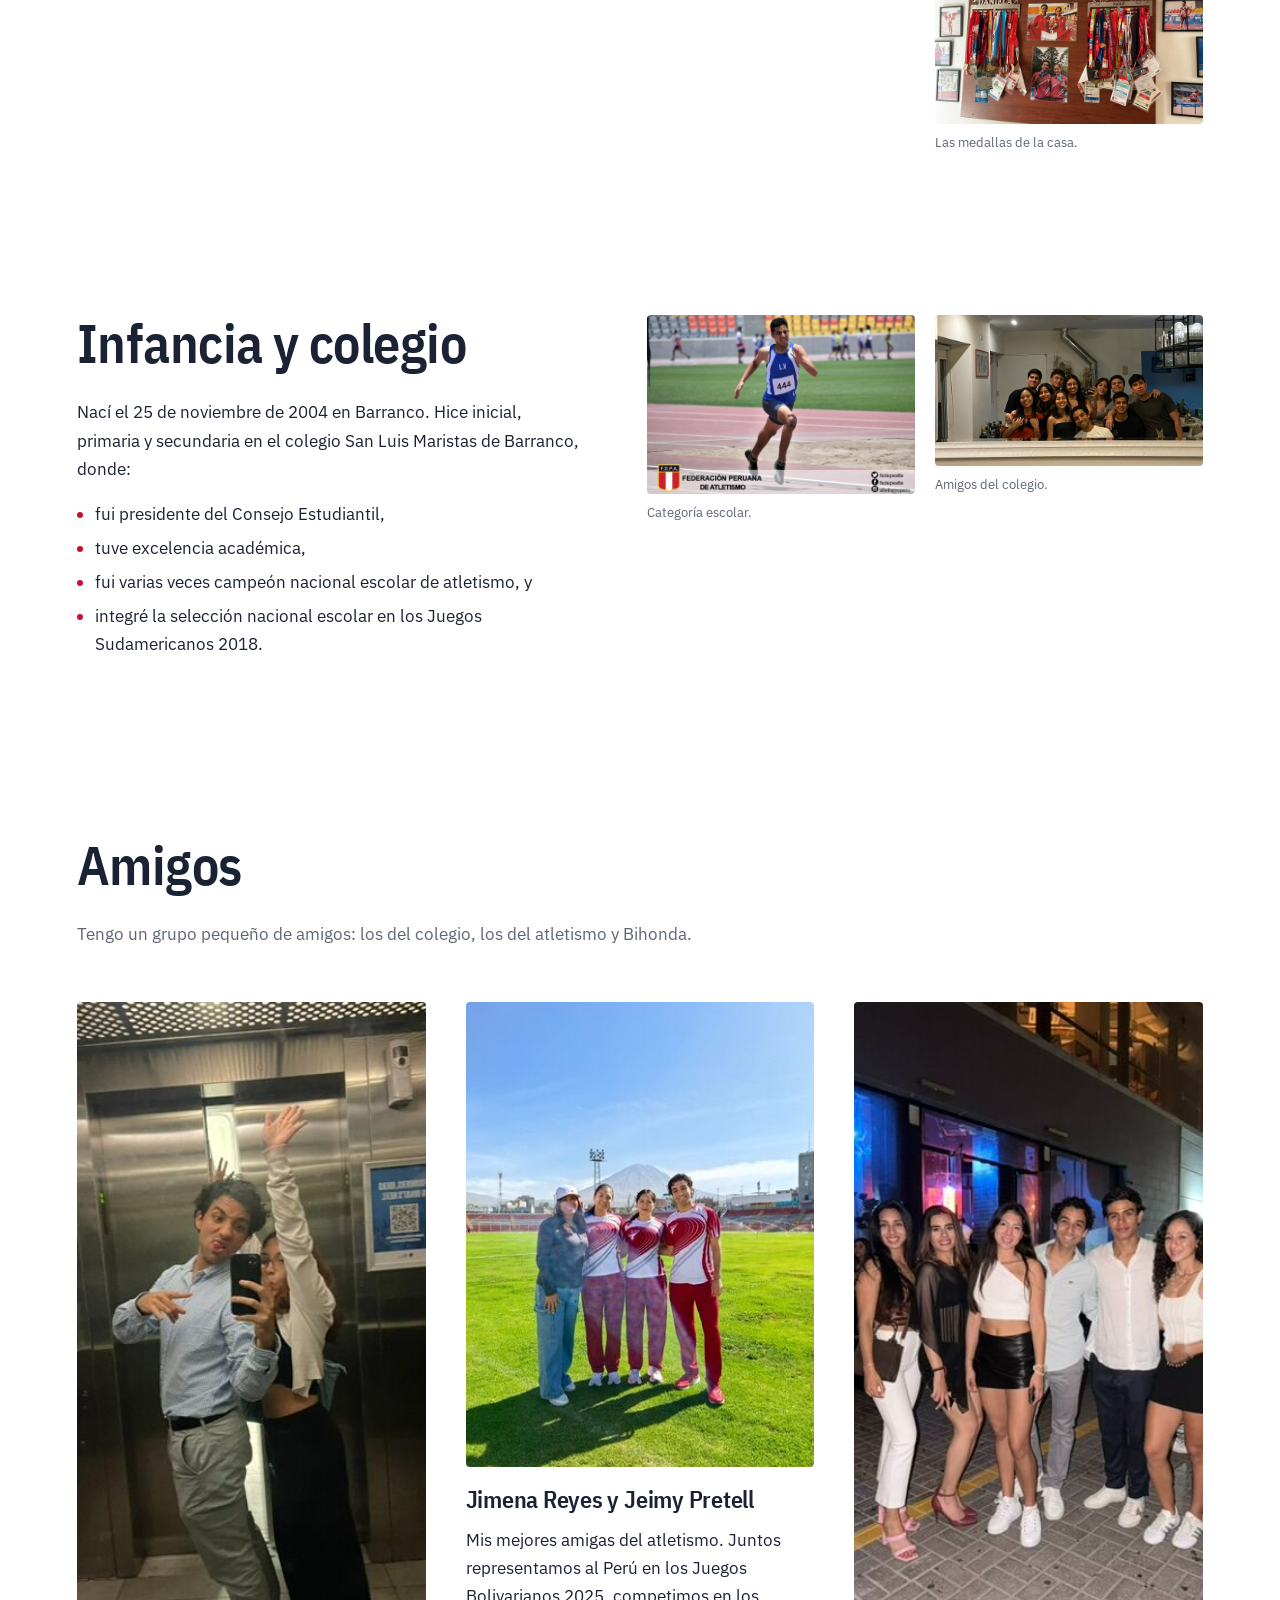
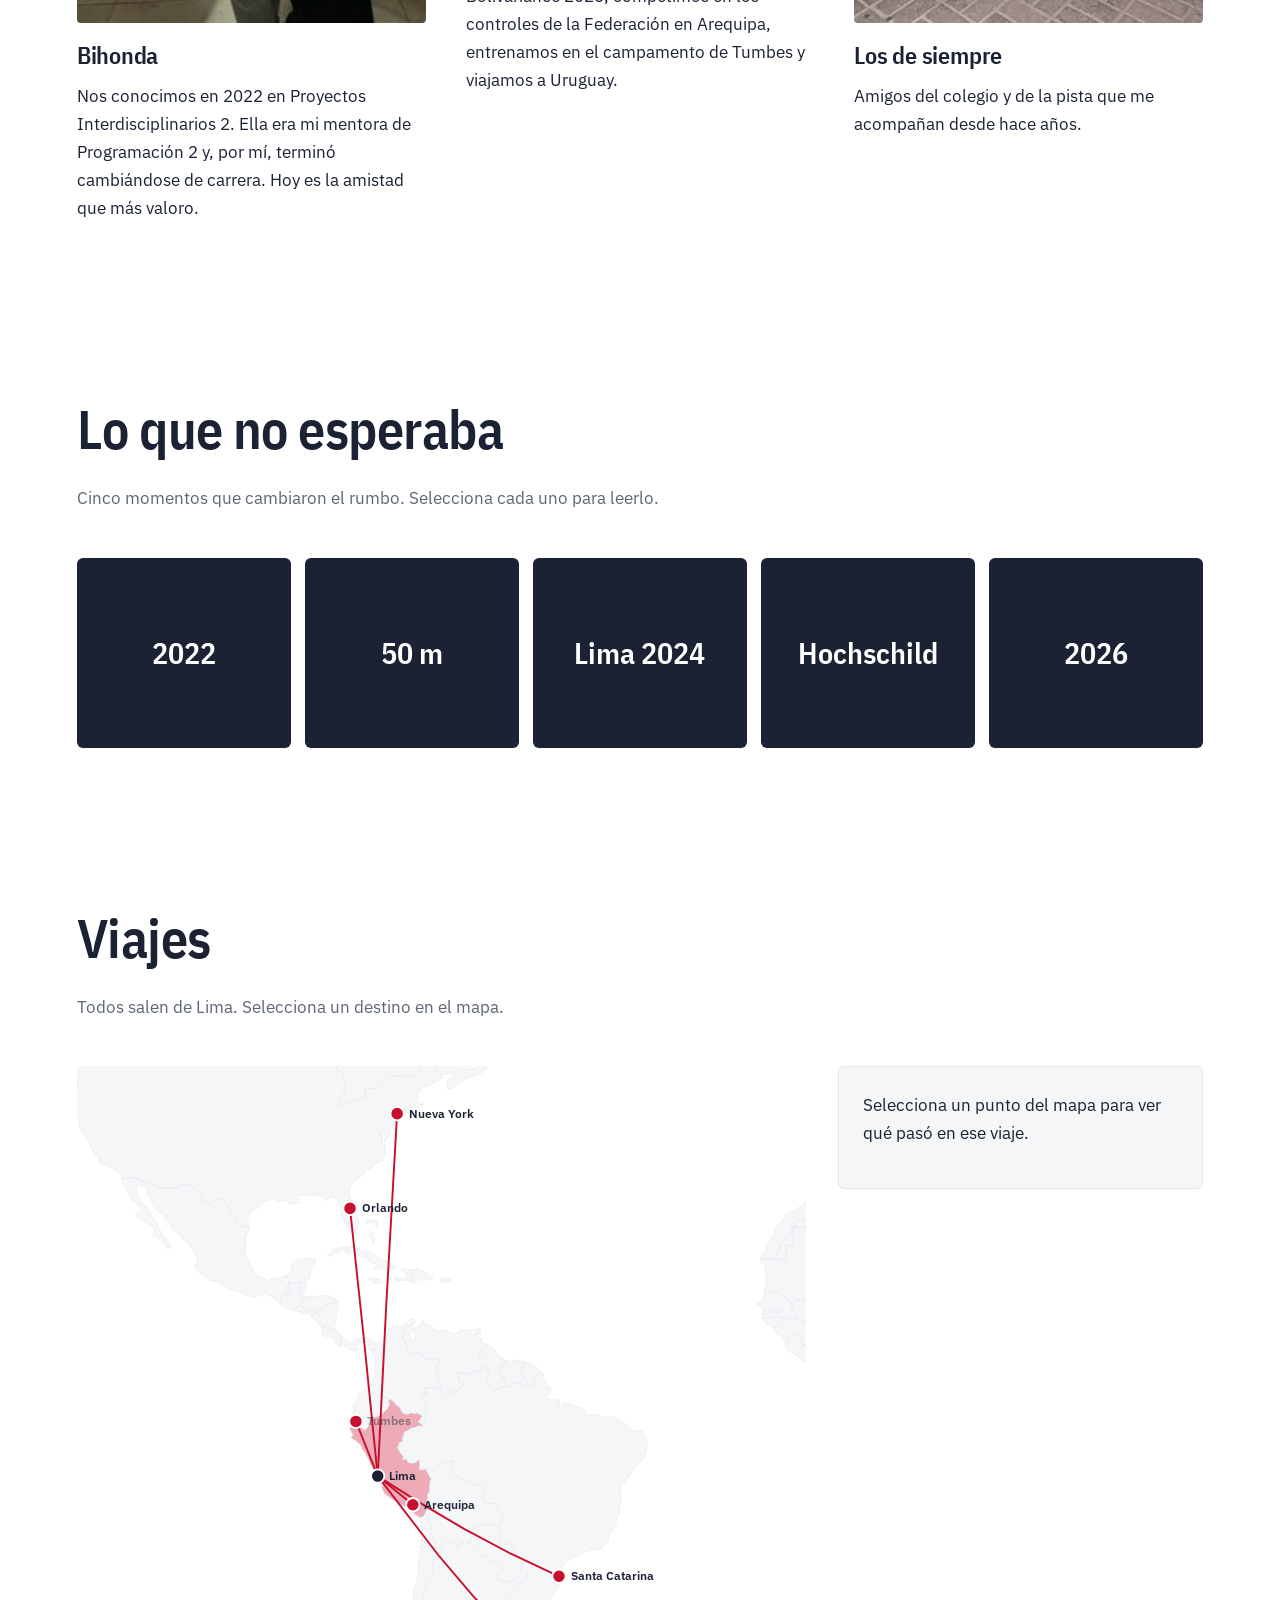
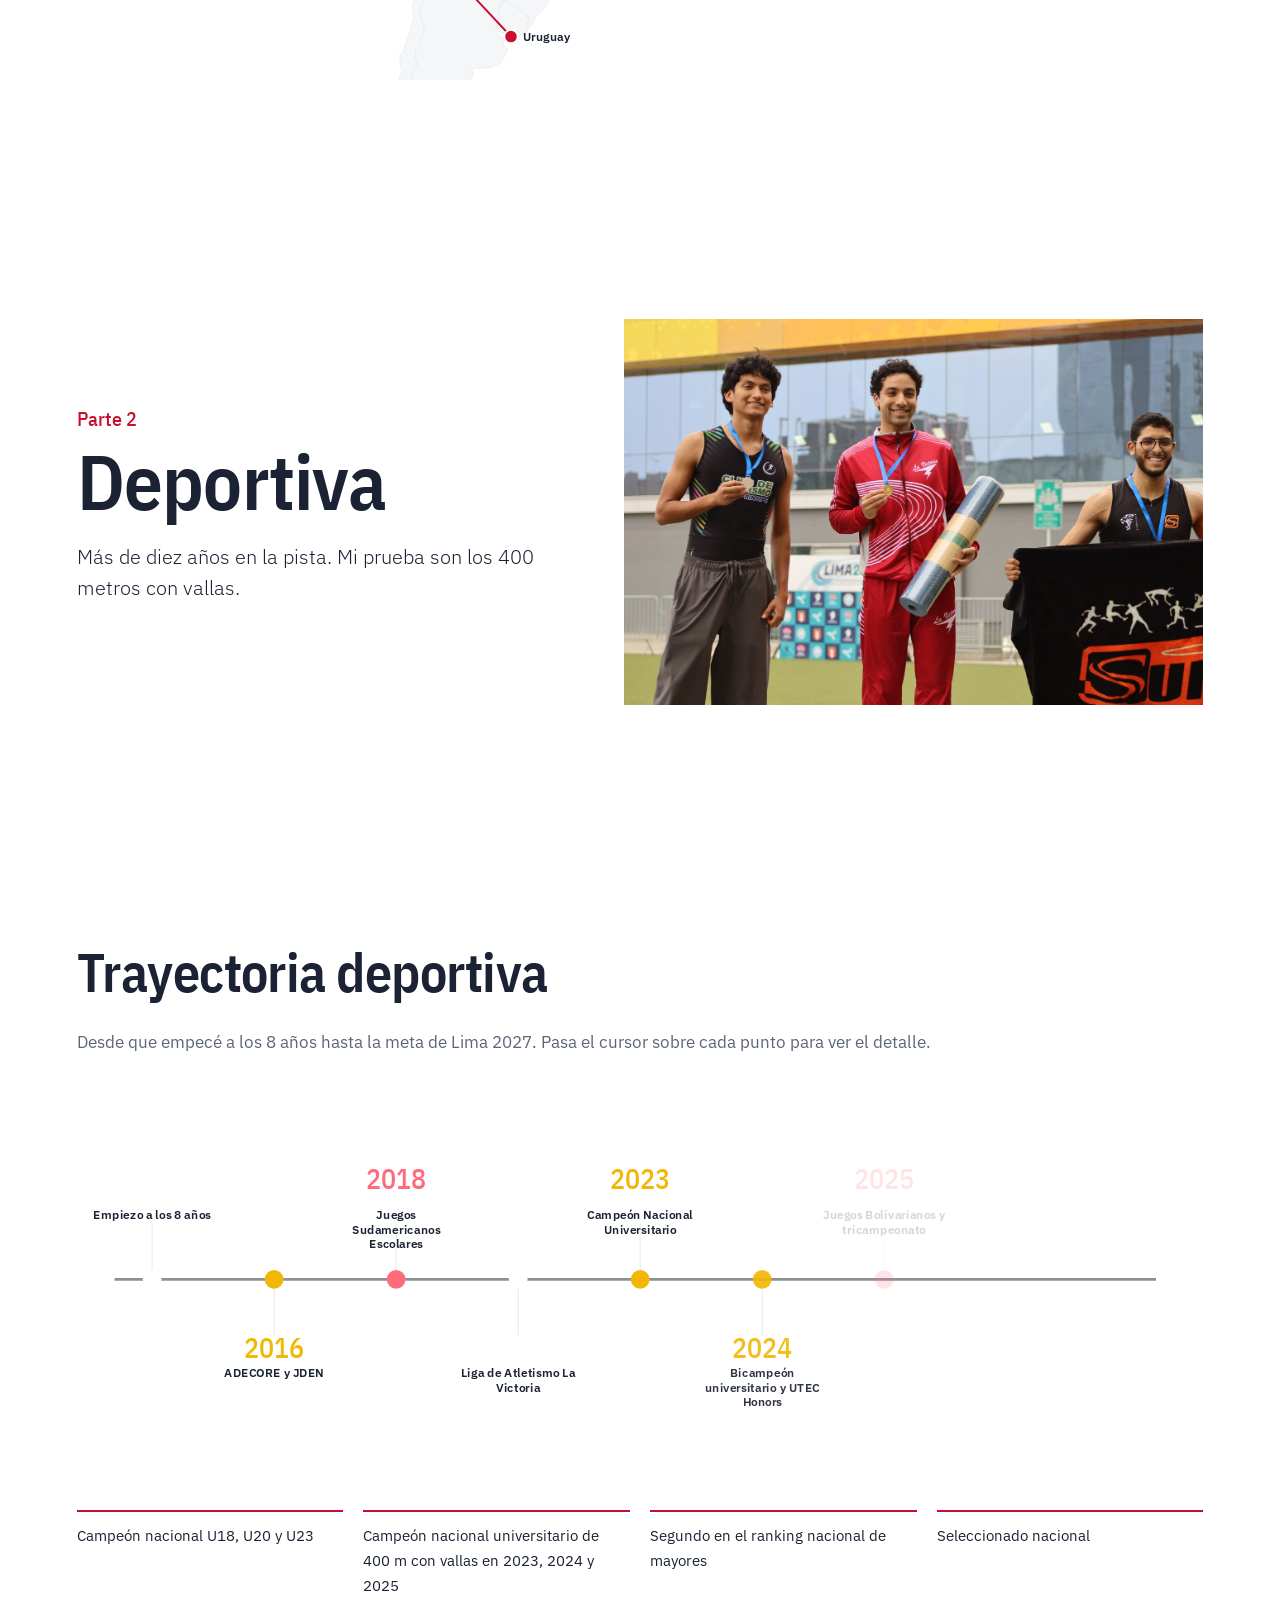
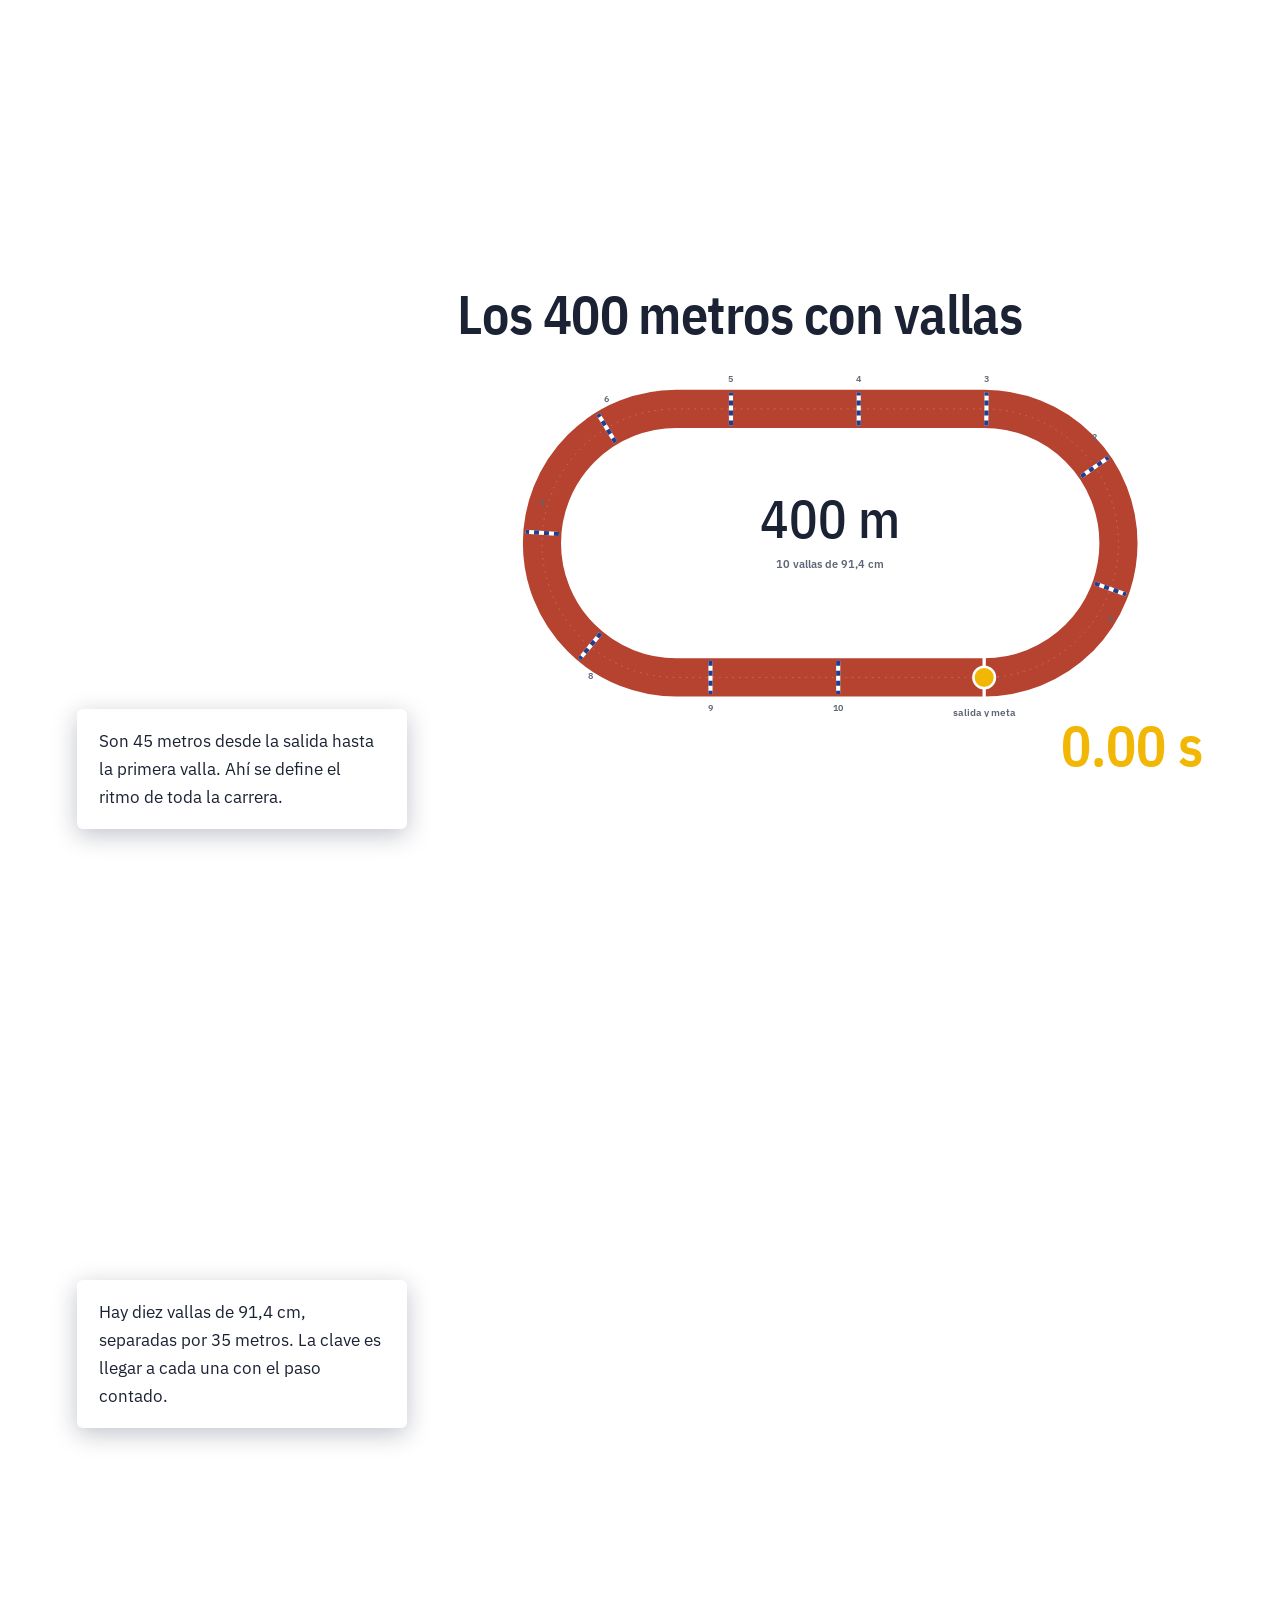
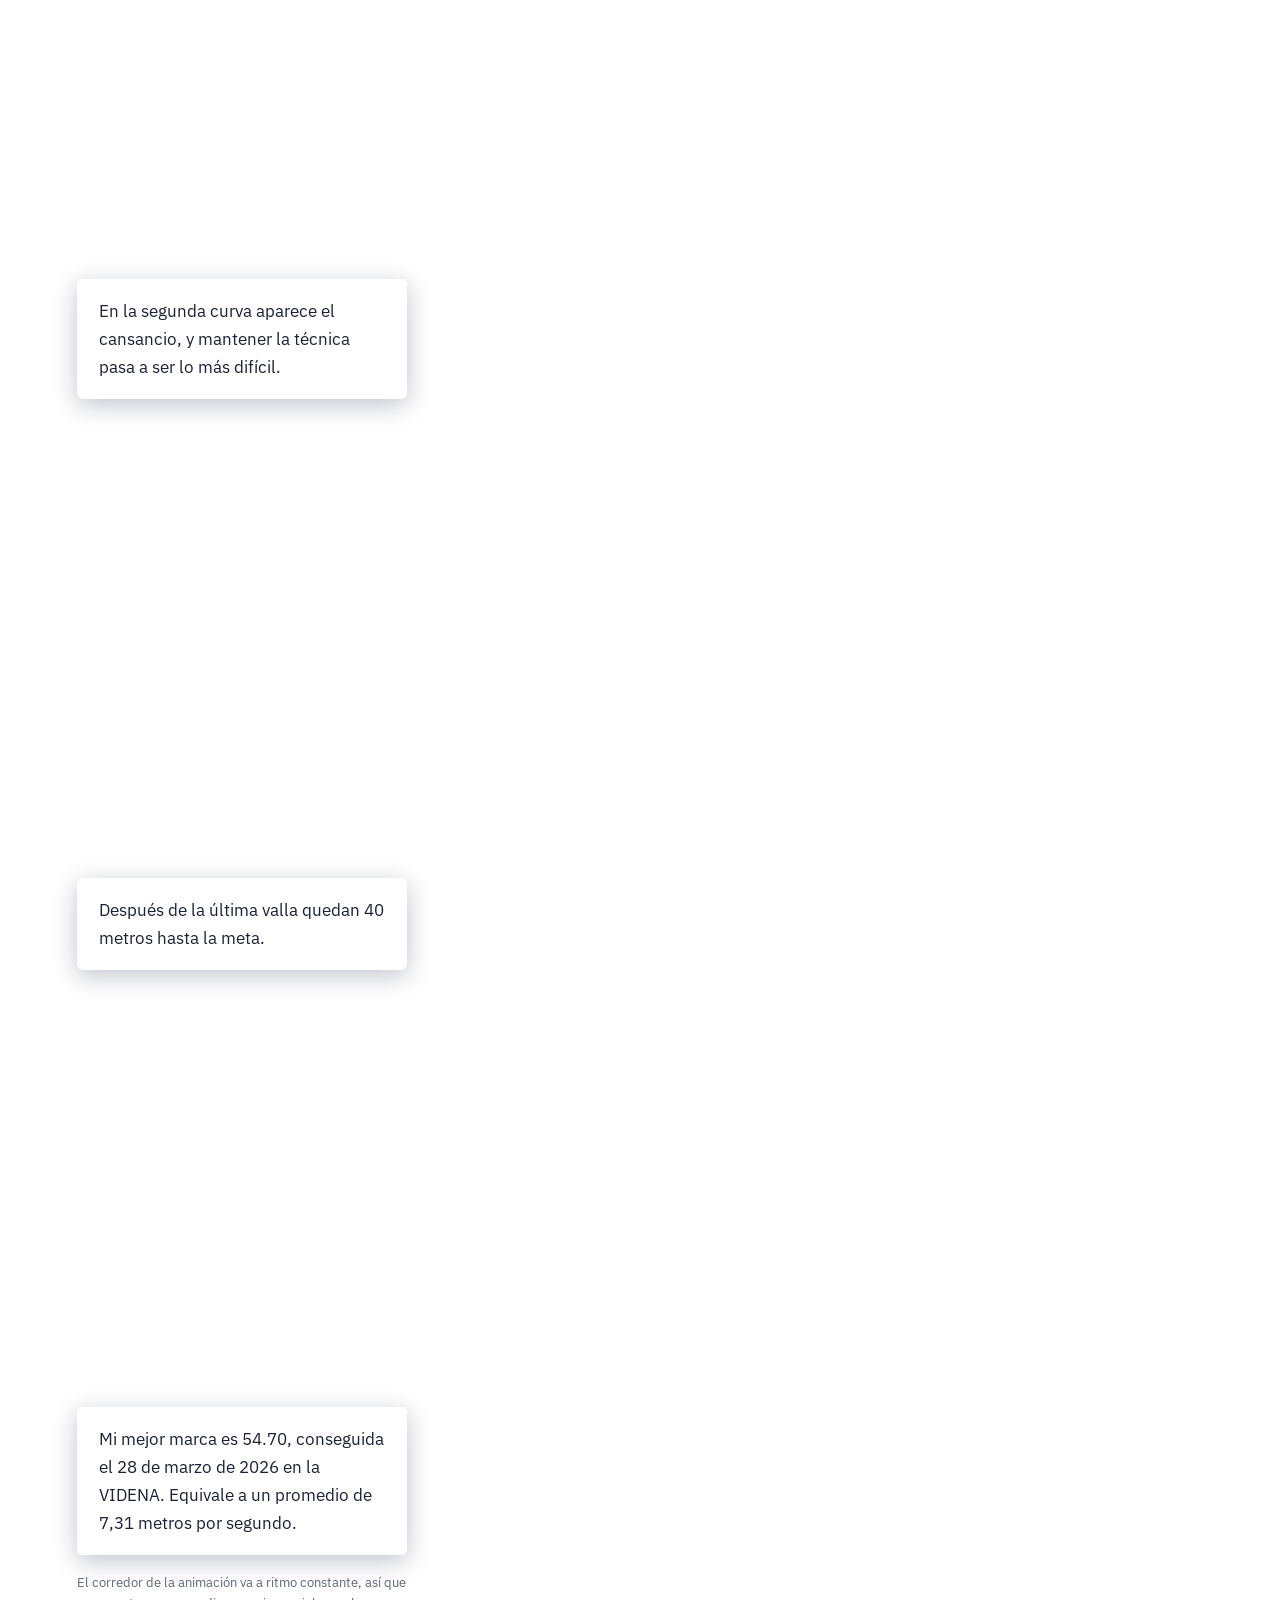
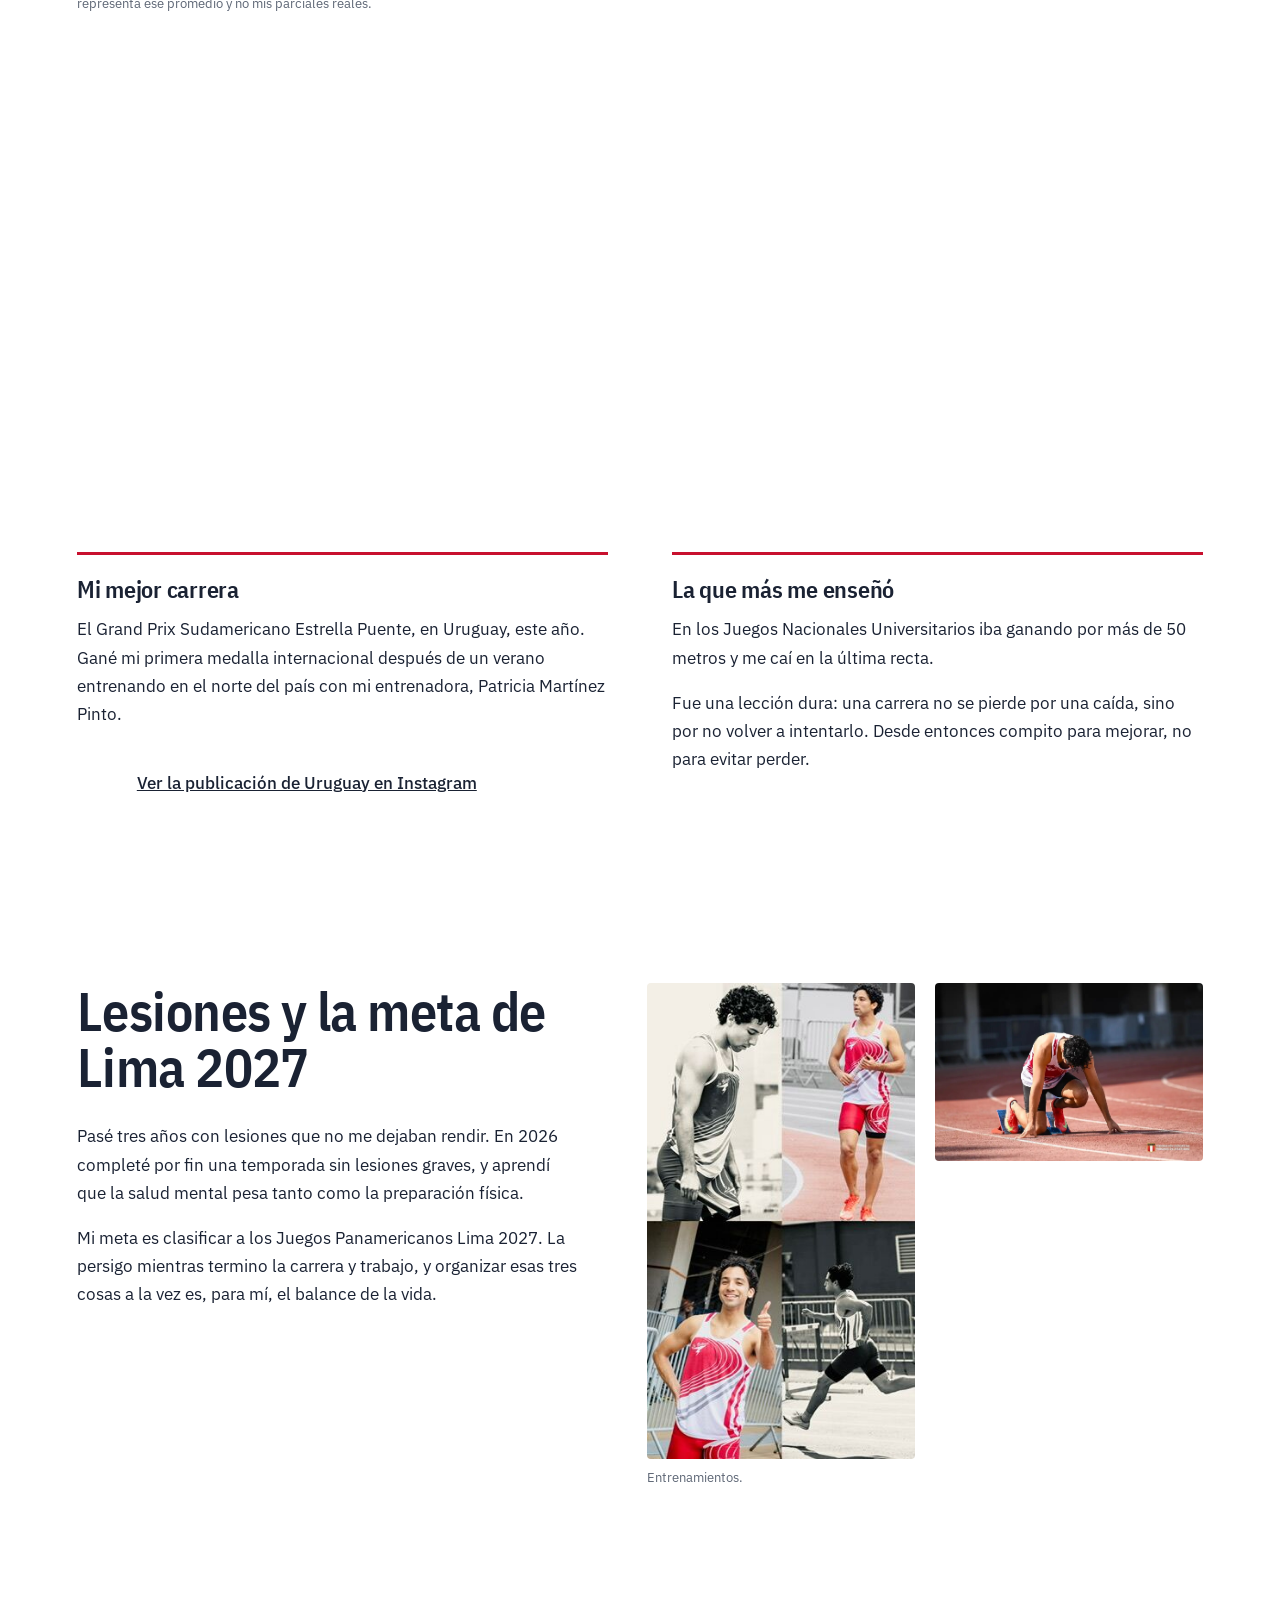
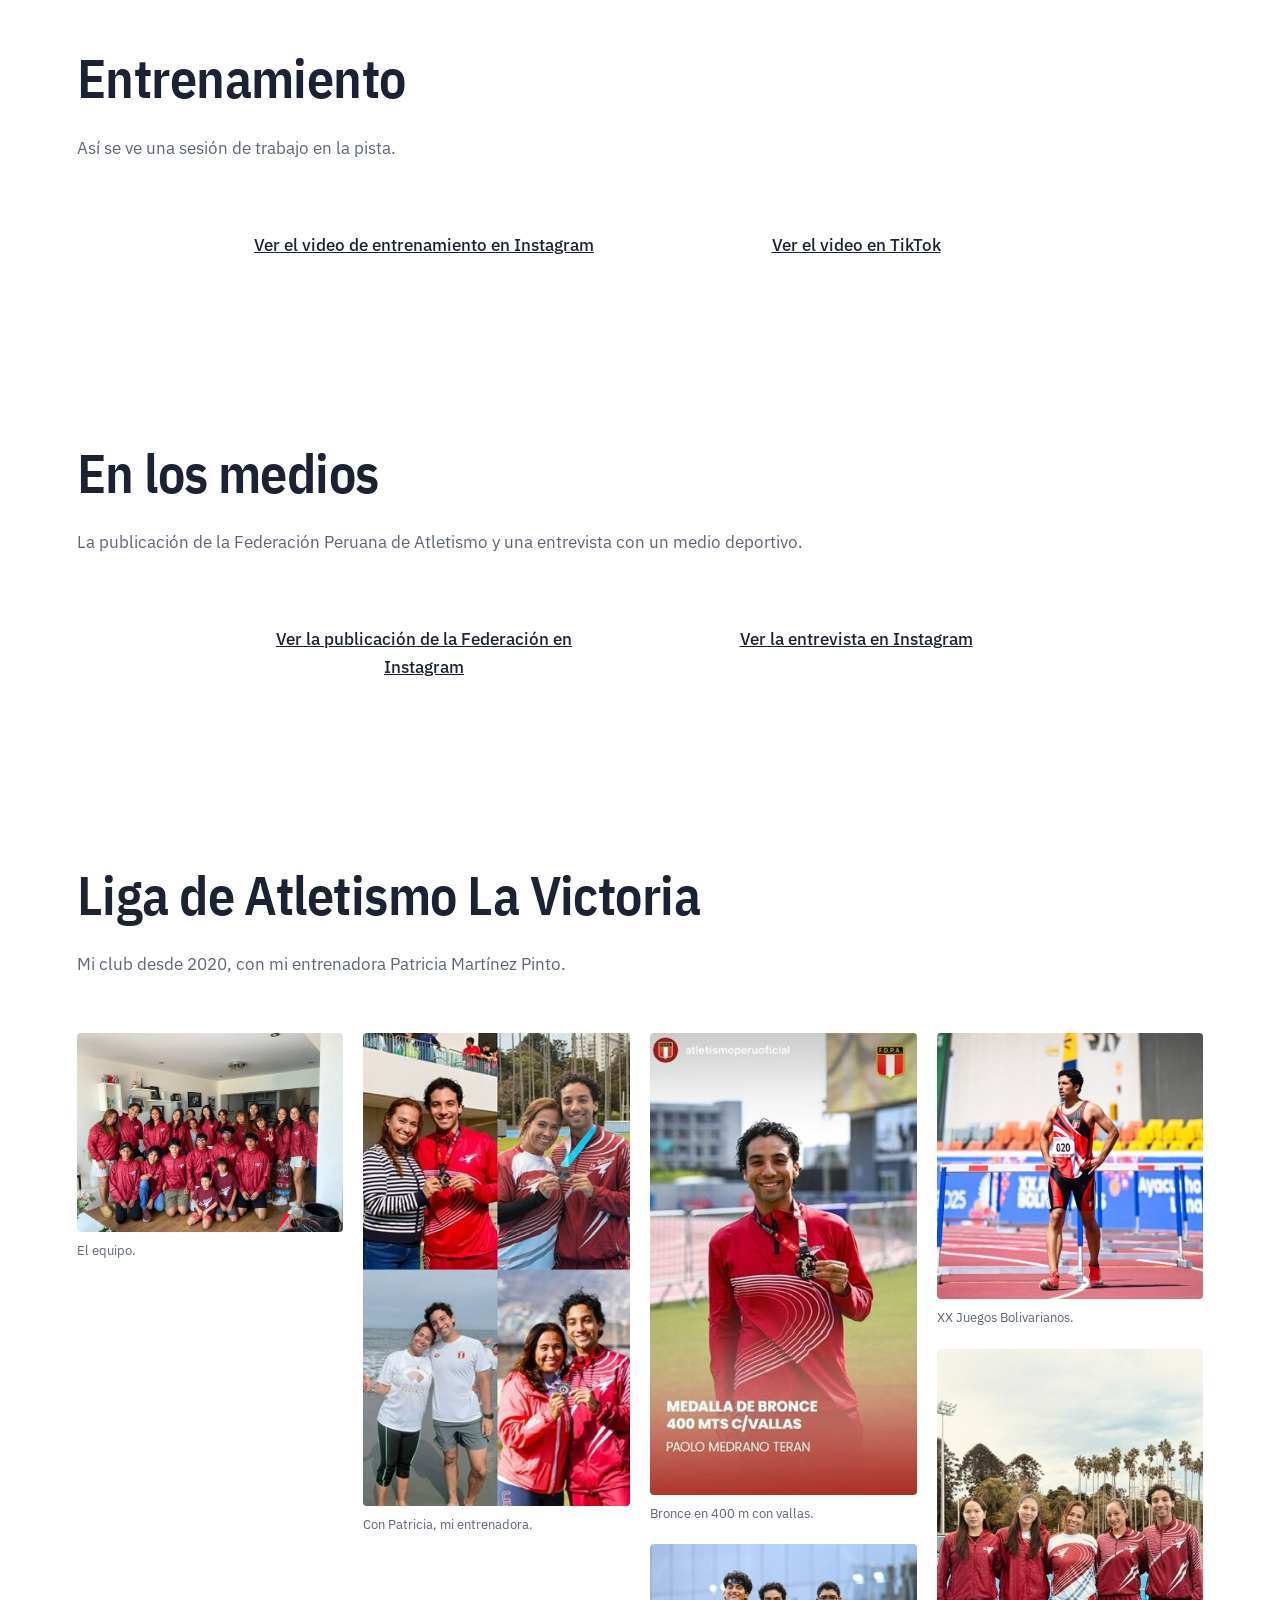
<file: docs/index.html>
<!DOCTYPE html>
<html lang="es">
<head>
  <meta charset="utf-8" />
  <meta name="viewport" content="width=device-width, initial-scale=1" />
  <title>Paolo Medrano Terán | El balance de la vida</title>
  <meta name="description" content="CV interactivo de Paolo Medrano Terán: vida personal, atletismo y carrera profesional, hecho con D3.js." />
  <link rel="stylesheet" href="css/styles.css?v=10" />
</head>
<body data-act="intro">

  <!-- El scroll avanza por una pista de 400 m -->
  <div id="pista-progreso" aria-hidden="true"></div>

  <button id="musica" type="button" title="Dance No More, Harry Styles">
    <span class="disco" aria-hidden="true">♪</span><span class="musica-txt">Dance No More</span>
  </button>
  <div id="spotify-embed" hidden></div>

  <main>

    <!-- ============ PORTADA ============ -->
    <section class="acto hero" data-act="intro" id="inicio">
      <div class="hero-txt">
        <h1>Paolo Medrano Terán</h1>
        <p class="hero-sub">El balance de la vida</p>
        <p class="lead">Estudio Ciencia de Datos en UTEC, corro 400 metros con vallas para la selección peruana y trabajo como practicante de proyectos de tecnología en Hochschild Mining. Este es mi CV, contado en tres partes.</p>
        <dl class="hero-datos">
          <div><dt>54.70</dt><dd>mejor marca en 400 m con vallas</dd></div>
          <div><dt>3</dt><dd>títulos nacionales universitarios seguidos</dd></div>
          <div><dt>8.º</dt><dd>ciclo de Ciencia de Datos</dd></div>
        </dl>
      </div>
      <figure class="hero-foto">
        <img src="img/la_victoria_retrato.jpg" alt="Paolo con la casaca de la Liga de Atletismo La Victoria">
      </figure>
    </section>

    <!-- ============ DATOS ============ -->
    <section class="acto" data-act="intro" id="burbujas">
      <h2>Un poco de mí</h2>
      <p class="intro">Lo que no suele aparecer en un CV. Los datos con foto la muestran al seleccionarlos.</p>
      <div class="ficha">
        <div id="ficha-items" class="ficha-items"></div>
        <figure class="ficha-foto"><img id="ficha-img" alt=""><figcaption id="ficha-cap"></figcaption></figure>
      </div>
    </section>

    <!-- ================= PARTE 1: PERSONAL ================= -->
    <section class="acto portada-acto" data-act="personal" id="personal">
      <div class="portada-txt">
        <p class="num-acto">Parte 1</p>
        <h2 class="titulo-acto">Personal</h2>
        <p class="lead">Mi familia, mis amigos y los viajes que me marcaron.</p>
      </div>
      <figure class="portada-foto"><img src="img/bolivarianos_familia.jpg" alt="Mi familia en la pista durante los Juegos Bolivarianos 2025" loading="lazy"></figure>
    </section>

    <section class="acto" data-act="personal" id="familia">
      <div class="dos-col">
        <div class="col-txt">
          <h2>Familia</h2>
          <p>Somos cinco: mis papás, Paola y Dante, mi hermana Daniela, mi hermano menor Dacio y yo, el mayor de los tres.</p>
          <p>Mi mamá es ingeniera de sistemas y lleva más de 20 años a cargo del área de tecnología en empresas de hidrocarburos en el Perú. Verla crecer en esa industria fue una de las razones por las que elegí estudiar Ciencia de Datos.</p>
        </div>
        <div class="col-viz">
          <svg id="viz-familia"></svg>
          <p class="nota-viz">Edades en 2026.</p>
        </div>
      </div>
      <div class="galeria">
        <figure><img src="img/familia_completa.jpg" alt="Los cinco en familia" loading="lazy"><figcaption>Los cinco.</figcaption></figure>
        <figure><img src="img/brasil_familia.jpg" alt="Viaje familiar a Brasil" loading="lazy"><figcaption>Viaje familiar a Brasil.</figcaption></figure>
        <figure><img src="img/mama_y_yo_noche.jpg" alt="Con mi mamá" loading="lazy"><figcaption>Con mi mamá.</figcaption></figure>
        <figure><img src="img/bolivarianos_mama_dacio.jpg" alt="Con mi mamá y Dacio en los Juegos Bolivarianos" loading="lazy"><figcaption>Con mi mamá y Dacio en los Juegos Bolivarianos.</figcaption></figure>
        <figure><img src="img/dacio_y_yo.jpg" alt="Con Dacio" loading="lazy"><figcaption>Con Dacio.</figcaption></figure>
      </div>
    </section>

    <section class="acto" data-act="personal" id="daniela">
      <div class="dos-col">
        <div class="col-txt">
          <h2>Daniela</h2>
          <p>Mi hermana y yo empezamos juntos en el atletismo hace más de diez años. Desde entonces hemos competido a nivel nacional e internacional.</p>
          <p>Los dos somos campeones nacionales universitarios y campeones nacionales en nuestras categorías.</p>
        </div>
        <div class="galeria dos">
          <figure><img src="img/daniela_trofeo.jpg" alt="Con Daniela y un trofeo" loading="lazy"></figure>
          <figure><img src="img/daniela_medallas.jpg" alt="Con Daniela y nuestras medallas" loading="lazy"></figure>
          <figure><img src="img/muro_medallas.jpg" alt="El muro de medallas de la casa" loading="lazy"><figcaption>Las medallas de la casa.</figcaption></figure>
        </div>
      </div>
    </section>

    <section class="acto" data-act="personal" id="infancia">
      <div class="dos-col">
        <div class="col-txt">
          <h2>Infancia y colegio</h2>
          <p>Nací el 25 de noviembre de 2004 en Barranco. Hice inicial, primaria y secundaria en el colegio San Luis Maristas de Barranco, donde:</p>
          <ul class="lista">
            <li>fui presidente del Consejo Estudiantil,</li>
            <li>tuve excelencia académica,</li>
            <li>fui varias veces campeón nacional escolar de atletismo, y</li>
            <li>integré la selección nacional escolar en los Juegos Sudamericanos 2018.</li>
          </ul>
        </div>
        <div class="galeria dos">
          <figure><img src="img/infancia_444.jpg" alt="Compitiendo en categoría escolar" loading="lazy"><figcaption>Categoría escolar.</figcaption></figure>
          <figure><img src="img/amigos_colegio.jpg" alt="Amigos del colegio" loading="lazy"><figcaption>Amigos del colegio.</figcaption></figure>
        </div>
      </div>
    </section>

    <section class="acto" data-act="personal" id="amigos">
      <h2>Amigos</h2>
      <p class="intro">Tengo un grupo pequeño de amigos: los del colegio, los del atletismo y Bihonda.</p>
      <div class="amigos">
        <article>
          <img src="img/bihonda_y_yo.jpg" alt="Con Bihonda" loading="lazy">
          <h3>Bihonda</h3>
          <p>Nos conocimos en 2022 en Proyectos Interdisciplinarios 2. Ella era mi mentora de Programación 2 y, por mí, terminó cambiándose de carrera. Hoy es la amistad que más valoro.</p>
        </article>
        <article>
          <img src="img/arequipa_misti.jpg" alt="Con Jimena y Jeimy en Arequipa" loading="lazy">
          <h3>Jimena Reyes y Jeimy Pretell</h3>
          <p>Mis mejores amigas del atletismo. Juntos representamos al Perú en los Juegos Bolivarianos 2025, competimos en los controles de la Federación en Arequipa, entrenamos en el campamento de Tumbes y viajamos a Uruguay.</p>
        </article>
        <article>
          <img src="img/amigos_noche.jpg" alt="Con mis amigos" loading="lazy">
          <h3>Los de siempre</h3>
          <p>Amigos del colegio y de la pista que me acompañan desde hace años.</p>
        </article>
      </div>
    </section>

    <section class="acto" data-act="personal" id="plot-twists">
      <h2>Lo que no esperaba</h2>
      <p class="intro">Cinco momentos que cambiaron el rumbo. Selecciona cada uno para leerlo.</p>
      <div class="twists">
        <button class="twist" type="button"><span class="frente">2022</span><span class="dorso">Mi mejor amiga se cambió de carrera por mi culpa.</span></button>
        <button class="twist" type="button"><span class="frente">50 m</span><span class="dorso">Iba ganando por más de 50 metros y me caí en la última recta.</span></button>
        <button class="twist" type="button"><span class="frente">Lima 2024</span><span class="dorso">Trabajé en el Mundial U20 de Atletismo en mi propia ciudad.</span></button>
        <button class="twist" type="button"><span class="frente">Hochschild</span><span class="dorso">Fui el único postulante sin experiencia laboral y me quedé con el puesto.</span></button>
        <button class="twist" type="button"><span class="frente">2026</span><span class="dorso">Después de tres años de lesiones, completé una temporada entera.</span></button>
      </div>
    </section>

    <section class="acto" data-act="personal" id="viajes">
      <h2>Viajes</h2>
      <p class="intro">Todos salen de Lima. Selecciona un destino en el mapa.</p>
      <div class="mapa-wrap">
        <svg id="viz-mapa"></svg>
        <aside id="mapa-panel" class="panel">
          <p>Selecciona un punto del mapa para ver qué pasó en ese viaje.</p>
        </aside>
      </div>
    </section>

    <!-- ================= PARTE 2: DEPORTIVA ================= -->
    <section class="acto portada-acto" data-act="deporte" id="deporte">
      <div class="portada-txt">
        <p class="num-acto">Parte 2</p>
        <h2 class="titulo-acto">Deportiva</h2>
        <p class="lead">Más de diez años en la pista. Mi prueba son los 400 metros con vallas.</p>
      </div>
      <figure class="portada-foto"><img src="img/podio_oro.jpg" alt="En lo más alto del podio con la Liga de Atletismo La Victoria" loading="lazy"></figure>
    </section>

    <section class="acto" data-act="deporte" id="linea-deporte">
      <h2>Trayectoria deportiva</h2>
      <p class="intro">Desde que empecé a los 8 años hasta la meta de Lima 2027. Pasa el cursor sobre cada punto para ver el detalle.</p>
      <div id="viz-linea-deporte" class="viz-ancho"></div>
      <ul class="logros">
        <li>Campeón nacional U18, U20 y U23</li>
        <li>Campeón nacional universitario de 400 m con vallas en 2023, 2024 y 2025</li>
        <li>Segundo en el ranking nacional de mayores</li>
        <li>Seleccionado nacional</li>
      </ul>
    </section>

    <section class="acto scrolly" data-act="deporte" id="carrera">
      <div class="sticky">
        <h2>Los 400 metros con vallas</h2>
        <svg id="viz-carrera" viewBox="0 0 900 420"></svg>
        <div class="carrera-reloj"><span id="reloj">0.00</span> s</div>
      </div>
      <div class="pasos">
        <div class="paso"><p>Son 45 metros desde la salida hasta la primera valla. Ahí se define el ritmo de toda la carrera.</p></div>
        <div class="paso"><p>Hay diez vallas de 91,4 cm, separadas por 35 metros. La clave es llegar a cada una con el paso contado.</p></div>
        <div class="paso"><p>En la segunda curva aparece el cansancio, y mantener la técnica pasa a ser lo más difícil.</p></div>
        <div class="paso"><p>Después de la última valla quedan 40 metros hasta la meta.</p></div>
        <div class="paso"><p>Mi mejor marca es 54.70, conseguida el 28 de marzo de 2026 en la VIDENA. Equivale a un promedio de <span id="vel"></span> metros por segundo.</p><p class="nota-viz">El corredor de la animación va a ritmo constante, así que representa ese promedio y no mis parciales reales.</p></div>
      </div>
    </section>

    <section class="acto" data-act="deporte" id="progresion" hidden>
      <h2>Progresión en 400 m con vallas</h2>
      <svg id="viz-progresion"></svg>
    </section>

    <section class="acto" data-act="deporte" id="mejor-peor">
      <div class="duelo">
        <article>
          <h3>Mi mejor carrera</h3>
          <p>El Grand Prix Sudamericano Estrella Puente, en Uruguay, este año. Gané mi primera medalla internacional después de un verano entrenando en el norte del país con mi entrenadora, Patricia Martínez Pinto.</p>
          <div class="embed"><blockquote class="instagram-media" data-instgrm-permalink="https://www.instagram.com/p/DXqSElEHHi1/" data-instgrm-version="14" data-instgrm-captioned><a href="https://www.instagram.com/p/DXqSElEHHi1/" target="_blank" rel="noopener">Ver la publicación de Uruguay en Instagram</a></blockquote></div>
        </article>
        <article>
          <h3>La que más me enseñó</h3>
          <p>En los Juegos Nacionales Universitarios iba ganando por más de 50 metros y me caí en la última recta.</p>
          <p>Fue una lección dura: una carrera no se pierde por una caída, sino por no volver a intentarlo. Desde entonces compito para mejorar, no para evitar perder.</p>
        </article>
      </div>
    </section>

    <section class="acto" data-act="deporte" id="lesiones">
      <div class="dos-col">
        <div class="col-txt">
          <h2>Lesiones y la meta de Lima 2027</h2>
          <p>Pasé tres años con lesiones que no me dejaban rendir. En 2026 completé por fin una temporada sin lesiones graves, y aprendí que la salud mental pesa tanto como la preparación física.</p>
          <p>Mi meta es clasificar a los Juegos Panamericanos Lima 2027. La persigo mientras termino la carrera y trabajo, y organizar esas tres cosas a la vez es, para mí, el balance de la vida.</p>
        </div>
        <div class="galeria dos">
          <figure><img src="img/collage_bn.jpg" alt="Entrenamientos" loading="lazy"><figcaption>Entrenamientos.</figcaption></figure>
          <figure><img src="img/tacos_salida.jpg" alt="En los tacos de salida" loading="lazy"></figure>
        </div>
      </div>
    </section>

    <section class="acto" data-act="deporte" id="entrenamiento">
      <h2>Entrenamiento</h2>
      <p class="intro">Así se ve una sesión de trabajo en la pista.</p>
      <div class="embeds">
        <div class="embed"><blockquote class="instagram-media" data-instgrm-permalink="https://www.instagram.com/p/DU9js1JCfeE/" data-instgrm-version="14" data-instgrm-captioned><a href="https://www.instagram.com/p/DU9js1JCfeE/" target="_blank" rel="noopener">Ver el video de entrenamiento en Instagram</a></blockquote></div>
        <div class="embed"><blockquote class="tiktok-embed" cite="https://www.tiktok.com/@paolo.medrano_/video/7700022210882440456" data-video-id="7700022210882440456"><section><a href="https://www.tiktok.com/@paolo.medrano_/video/7700022210882440456" target="_blank" rel="noopener">Ver el video en TikTok</a></section></blockquote></div>
      </div>
    </section>

    <section class="acto" data-act="deporte" id="medios">
      <h2>En los medios</h2>
      <p class="intro">La publicación de la Federación Peruana de Atletismo y una entrevista con un medio deportivo.</p>
      <div class="embeds">
        <div class="embed"><blockquote class="instagram-media" data-instgrm-permalink="https://www.instagram.com/p/DXfUQDKCcA_/" data-instgrm-version="14" data-instgrm-captioned><a href="https://www.instagram.com/p/DXfUQDKCcA_/" target="_blank" rel="noopener">Ver la publicación de la Federación en Instagram</a></blockquote></div>
        <div class="embed"><blockquote class="instagram-media" data-instgrm-permalink="https://www.instagram.com/p/Da9HnRcDK_j/" data-instgrm-version="14" data-instgrm-captioned><a href="https://www.instagram.com/p/Da9HnRcDK_j/" target="_blank" rel="noopener">Ver la entrevista en Instagram</a></blockquote></div>
      </div>
    </section>

    <section class="acto" data-act="deporte" id="galeria-deporte">
      <h2>Liga de Atletismo La Victoria</h2>
      <p class="intro">Mi club desde 2020, con mi entrenadora Patricia Martínez Pinto.</p>
      <div class="galeria">
        <figure><img src="img/la_victoria_equipo.jpg" alt="Equipo de la Liga La Victoria" loading="lazy"><figcaption>El equipo.</figcaption></figure>
        <figure><img src="img/entrenadora_collage.jpg" alt="Con mi entrenadora" loading="lazy"><figcaption>Con Patricia, mi entrenadora.</figcaption></figure>
        <figure><img src="img/bronce_400cv.jpg" alt="Medalla de bronce en 400 m con vallas" loading="lazy"><figcaption>Bronce en 400 m con vallas.</figcaption></figure>
        <figure><img src="img/tres_medallistas.jpg" alt="Tres medallistas" loading="lazy"></figure>
        <figure><img src="img/bolivarianos_020.jpg" alt="Juegos Bolivarianos 2025" loading="lazy"><figcaption>XX Juegos Bolivarianos.</figcaption></figure>
        <figure><img src="img/tumbes_equipo.jpg" alt="Campamento con el equipo" loading="lazy"></figure>
      </div>
    </section>

    <!-- ================= PARTE 3: PROFESIONAL ================= -->
    <section class="acto portada-acto" data-act="pro" id="profesional">
      <div class="portada-txt">
        <p class="num-acto">Parte 3</p>
        <h2 class="titulo-acto">Profesional</h2>
        <p class="lead">De UTEC a mi primera experiencia laboral en Hochschild Mining.</p>
      </div>
      <figure class="portada-foto"><img src="img/hochschild_almuerzo.jpg" alt="Con el equipo de Soluciones Tecnológicas de Hochschild" loading="lazy"></figure>
    </section>

    <section class="acto" data-act="pro" id="utec">
      <div class="dos-col">
        <div class="col-txt">
          <h2>Ciencia de Datos en UTEC</h2>
          <p>Ingresé en 2022, estoy en el octavo ciclo y egreso en 2027.</p>
          <p>En 2024 recibí el reconocimiento UTEC Honors a la excelencia extraacadémica, en la categoría deporte.</p>
        </div>
        <div class="galeria dos">
          <figure><img src="img/utec_honors.jpg" alt="UTEC Honors 2024" loading="lazy"><figcaption>UTEC Honors 2024.</figcaption></figure>
          <figure><img src="img/utec_medalla.jpg" alt="Campeón nacional universitario" loading="lazy"><figcaption>Campeón nacional universitario.</figcaption></figure>
        </div>
      </div>
    </section>

    <section class="acto" data-act="pro" id="trayectoria">
      <h2>Estudios, proyectos y trabajo</h2>
      <p class="intro">Todo lo que he hecho desde que entré a la universidad.</p>
      <div id="viz-gantt" class="viz-ancho"></div>
      <div class="leyenda" id="leyenda-gantt"></div>
    </section>

    <section class="acto" data-act="pro" id="proyectos">
      <h2>Proyectos académicos</h2>
      <div class="proyectos">
        <article>
          <h3>Mood Coach</h3>
          <p class="meta">Desarrollo de Producto de Datos, abril a julio de 2025</p>
          <p>Aplicación web de salud mental con IA que evalúa el estado emocional del usuario y le da recomendaciones personalizadas.</p>
          <ul class="lista">
            <li>Sistema de recomendación híbrido, con filtrado colaborativo y manejo de cold start.</li>
            <li>Pipelines de datos y visualización en tiempo real.</li>
            <li>Autenticación segura y gestión de datos en el backend.</li>
          </ul>
        </article>
        <article>
          <h3>San Benito Artículos Religiosos</h3>
          <p class="meta">Base de Datos I, marzo a julio de 2024</p>
          <p>Base de datos relacional en PostgreSQL para gestionar inventario y ventas, desde el modelo entidad relación hasta la implementación en SQL.</p>
          <p class="kpi"><span id="kpi-35">0</span>%</p>
          <p class="nota-viz">de mejora en la eficiencia de las consultas, con índices B-tree y Hash.</p>
        </article>
      </div>
    </section>

    <section class="acto" data-act="pro" id="liderazgo">
      <h2>Liderazgo</h2>
      <div class="liderazgo">
        <article>
          <h3>Mundial U20 de Atletismo, Lima 2024</h3>
          <p class="meta">Floor Manager de Sport Presentation, Federación Peruana de Atletismo</p>
          <p>Coordiné las listas de partida y fui el enlace entre la gerencia deportiva y el equipo de transmisión de World Athletics. También supervisé las ceremonias y premiaciones.</p>
          <div class="galeria tres">
            <figure><img src="img/u20_estadio.jpg" alt="Estadio del Mundial U20" loading="lazy"></figure>
            <figure><img src="img/u20_selfie.jpg" alt="En la pista del Mundial U20" loading="lazy"></figure>
            <figure><img src="img/u20_campeon.jpg" alt="Con un campeón mundial U20" loading="lazy"></figure>
          </div>
        </article>
        <article>
          <h3>Semana Universitaria UTEC</h3>
          <p class="meta">Líder del equipo de la facultad de Computación, 2023 a 2025</p>
          <p>Organicé al equipo Computech en las competencias deportivas e institucionales. Ganamos dos ediciones seguidas.</p>
          <div class="galeria uno"><figure><img src="img/semana_universitaria.jpg" alt="Equipo Computech" loading="lazy"></figure></div>
        </article>
        <article>
          <h3>International Student Network</h3>
          <p class="meta">Brand Leader, agosto a diciembre de 2025</p>
          <p>Coordiné sesiones y eventos para estudiantes de intercambio y manejé las redes de la organización.</p>
          <div class="galeria dos"><figure><img src="img/isn_equipo.jpg" alt="Equipo de ISN" loading="lazy"></figure><figure><img src="img/isn_stand.jpg" alt="Stand de ISN en UTEC" loading="lazy"></figure></div>
        </article>
      </div>
    </section>

    <section class="acto" data-act="pro" id="ibm">
      <div class="dos-col">
        <div class="col-txt">
          <h2>Visita a IBM Research</h2>
          <p>En un viaje a Estados Unidos visité el IBM Research Center. Fue mi primer contacto de cerca con la tecnología a ese nivel, y desde entonces una de mis metas es trabajar algún día en un lugar así.</p>
        </div>
        <div class="galeria dos">
          <figure><img src="img/ibm_quantum.jpg" alt="IBM Quantum System One" loading="lazy"><figcaption>IBM Quantum System One.</figcaption></figure>
          <figure><img src="img/ibm_pantalla.jpg" alt="En IBM Research" loading="lazy"></figure>
        </div>
      </div>
    </section>

    <section class="acto" data-act="pro" id="hochschild">
      <div class="dos-col">
        <div class="col-txt">
          <h2>Hochschild Mining</h2>
          <p class="meta">Practicante Pre Profesional de Proyectos de Tecnología, desde abril de 2026</p>
          <p>Entré a través de Bumerang para cumplir el curso de RLE. En el proceso de selección competí con postulantes que ya tenían experiencia laboral; yo era el único que nunca había trabajado.</p>
          <p>Hoy veo los temas de tecnología de Gestión Humana y apoyo directamente a la gerencia corporativa. Mi trabajo incluye:</p>
          <ul class="lista">
            <li>la estabilización de SAP SuccessFactors (Onboarding 2.0 y Employee Central),</li>
            <li>el seguimiento de incidencias y escalamientos con SAP,</li>
            <li>procedimientos para la Mesa de Ayuda, y</li>
            <li>la coordinación con consultoras externas.</li>
          </ul>
        </div>
        <div class="galeria uno">
          <figure><img src="img/hochschild_kit.jpg" alt="Kit de bienvenida de Hochschild" loading="lazy"><figcaption>Mi primer día.</figcaption></figure>
        </div>
      </div>
    </section>

    <section class="acto" data-act="pro" id="skills">
      <div class="dos-col">
        <div class="col-viz"><svg id="viz-radar"></svg></div>
        <div class="col-txt">
          <h2>Habilidades</h2>
          <p class="nota-viz">Nivel de dominio estimado, de 0 a 100.</p>
          <p><strong>Habilidades blandas:</strong> liderazgo, trabajo en equipo, comunicación, gestión del tiempo, pensamiento analítico, resolución de problemas, adaptabilidad y disciplina.</p>
          <h3>Idiomas</h3>
          <div class="idiomas">
            <div><span>Español</span><div class="barra"><i style="--w:100%"></i></div><small>Nativo</small></div>
            <div><span>Inglés</span><div class="barra"><i style="--w:85%"></i></div><small>Avanzado</small></div>
          </div>
        </div>
      </div>
    </section>

    <!-- ================= CIERRE ================= -->
    <section class="acto" data-act="final" id="final">
      <div class="final">
        <svg id="balanza-final" viewBox="0 0 520 380" aria-hidden="true"></svg>
        <h2>El balance de la vida</h2>
        <p>Estudiar, entrenar y trabajar al mismo tiempo no siempre es fácil, pero cada parte me ayuda con las otras: la disciplina de la pista me ordena en el trabajo, y lo que aprendo con los datos lo uso para entrenar mejor. Mi familia sostiene todo lo demás.</p>
        <p>Gracias por llegar hasta aquí.</p>
        <div class="contacto">
          <a href="mailto:paolo.medrano.t@gmail.com">paolo.medrano.t@gmail.com</a>
          <a href="https://www.linkedin.com/in/paolo-medrano-ter%C3%A1n-b45123246" target="_blank" rel="noopener">LinkedIn</a>
          <a href="https://github.com/paolomedrano04" target="_blank" rel="noopener">GitHub</a>
        </div>
        <figure class="final-foto"><img src="img/nueva_york.jpg" alt="Paolo en Nueva York" loading="lazy"></figure>
        <p class="creditos">Hecho con D3.js. Música: Dance No More, de Harry Styles.</p>
      </div>
    </section>
  </main>

  <div id="tooltip" role="tooltip"></div>

  <script src="js/vendor/d3.min.js"></script>
  <script src="js/vendor/topojson-client.min.js"></script>
  <script src="data/countries-110m.js"></script>
  <script src="js/data.js?v=10"></script>
  <script src="js/main.js?v=10"></script>
  <script async src="https://www.instagram.com/embed.js"></script>
  <script async src="https://www.tiktok.com/embed.js"></script>
</body>
</html>
</file>
<file: balance-de-la-vida/css/styles.css>
@font-face { font-family: "Instrument Serif"; src: url(../fonts/instrument-serif-latin-400-normal.woff2) format("woff2"); font-display: swap; }
@font-face { font-family: "Instrument Serif"; font-style: italic; src: url(../fonts/instrument-serif-latin-400-italic.woff2) format("woff2"); font-display: swap; }
@font-face { font-family: "Manrope"; font-weight: 400; src: url(../fonts/manrope-latin-400-normal.woff2) format("woff2"); font-display: swap; }
@font-face { font-family: "Manrope"; font-weight: 500; src: url(../fonts/manrope-latin-500-normal.woff2) format("woff2"); font-display: swap; }
@font-face { font-family: "Manrope"; font-weight: 700; src: url(../fonts/manrope-latin-700-normal.woff2) format("woff2"); font-display: swap; }
@font-face { font-family: "Caveat"; font-weight: 600; src: url(../fonts/caveat-latin-600-normal.woff2) format("woff2"); font-display: swap; }

/* Paleta por acto: el fondo transiciona al cambiar de ámbito */
:root {
  --personal: #c4683a;
  --deporte: #d7263d;
  --pro: #2bb3a3;
  --oro: #d4a72c;
  --bg: #f5efe6; --fg: #1d1a17; --muted: #6d645a; --accent: #1d1a17; --card: #fffaf3; --line: rgba(0,0,0,.12);
}
body[data-act="intro"]    { --bg: #f5efe6; --fg: #1d1a17; --muted: #6d645a; --accent: #1d1a17; --card: #fffaf3; --line: rgba(0,0,0,.12); }
body[data-act="personal"] { --bg: #f3e5d6; --fg: #2a1d14; --muted: #7a6152; --accent: var(--personal); --card: #fff6ec; --line: rgba(60,30,10,.14); }
body[data-act="deporte"]  { --bg: #1b0d10; --fg: #f8eee8; --muted: #c9aaa5; --accent: var(--deporte); --card: #2a1418; --line: rgba(255,255,255,.14); }
body[data-act="pro"]      { --bg: #0d1724; --fg: #eaf2f5; --muted: #9db2bd; --accent: var(--pro); --card: #142235; --line: rgba(255,255,255,.12); }
body[data-act="final"]    { --bg: #f5efe6; --fg: #1d1a17; --muted: #6d645a; --accent: var(--oro); --card: #fffaf3; --line: rgba(0,0,0,.12); }

* { box-sizing: border-box; }
html { scroll-behavior: smooth; }
body {
  margin: 0; background: var(--bg); color: var(--fg);
  font-family: Manrope, system-ui, sans-serif; font-size: 17px; line-height: 1.6;
  transition: background-color .9s ease, color .9s ease;
}
h1, h2, h3 { font-family: "Instrument Serif", Georgia, serif; font-weight: 400; line-height: 1.05; margin: 0 0 .4em; }
h1 { font-size: clamp(48px, 8vw, 104px); }
h2 { font-size: clamp(36px, 5vw, 60px); }
h3 { font-size: 28px; }
p { margin: 0 0 1em; }
a { color: inherit; }
img { max-width: 100%; display: block; }

.kicker { text-transform: uppercase; letter-spacing: .18em; font-size: 12px; font-weight: 700; color: var(--accent); margin-bottom: .8em; transition: color .9s; }
.lead { font-size: 20px; max-width: 620px; }
.centrado { text-align: center; margin-left: auto; margin-right: auto; }
.nota-viz { font-size: 13px; color: var(--muted); }

.acto { min-height: 90vh; padding: 12vh 6vw; position: relative; }
.portada-acto { display: flex; flex-direction: column; align-items: center; justify-content: center; text-align: center; min-height: 100vh; }
.num-acto { font-family: Caveat, cursive; font-size: 34px; color: var(--accent); margin: 0; }
.titulo-acto { font-size: clamp(72px, 14vw, 180px); font-style: italic; margin: 0; }

/* Hero */
.hero { display: grid; grid-template-columns: 1.1fr 1fr; gap: 4vw; align-items: center; min-height: 80vh; }
.subtitulo { font-family: "Instrument Serif", serif; font-size: clamp(28px, 4vw, 44px); margin-top: -.2em; color: var(--muted); }
.chips { display: flex; flex-wrap: wrap; gap: 8px; margin-top: 20px; }
.chips span { border: 1px solid var(--line); background: var(--card); padding: 6px 14px; border-radius: 99px; font-size: 13px; font-weight: 500; }
.scroll-hint { position: absolute; bottom: 4vh; left: 50%; transform: translateX(-50%); font-family: Caveat, cursive; font-size: 24px; color: var(--muted); animation: bob 2s infinite; }
@keyframes bob { 50% { transform: translate(-50%, 8px); } }

/* Layout dos columnas */
.dos-col { display: grid; grid-template-columns: 1fr 1.1fr; gap: 5vw; align-items: center; max-width: 1200px; margin: 0 auto; }
.dos-col.invertido .col-txt { order: 2; }
.col-viz svg { width: 100%; height: auto; overflow: visible; }
.burbuja-frase { font-family: Caveat, cursive; font-size: 30px; line-height: 1.2; min-height: 2.6em; color: var(--accent); }

/* Polaroids */
.polaroid { background: #fff; padding: 10px 10px 0; margin: 0; box-shadow: 0 12px 30px rgba(0,0,0,.18); transform: rotate(var(--r, 0deg)); transition: transform .4s; color: #2a2420; }
.polaroid:hover { transform: rotate(0) scale(1.03); z-index: 2; }
.polaroid img { width: 100%; aspect-ratio: 4/5; object-fit: cover; }
.polaroid figcaption { font-family: Caveat, cursive; font-size: 22px; text-align: center; padding: 6px 4px 10px; }
.galeria { display: grid; grid-template-columns: repeat(auto-fill, minmax(190px, 1fr)); gap: 28px; max-width: 1200px; margin: 7vh auto 0; }
.collage { display: grid; grid-template-columns: 1fr 1fr; gap: 22px; align-items: start; }
.collage .grande { grid-column: span 2; }
.collage .grande img { aspect-ratio: 4/3; }
.hero-foto { width: min(360px, 80vw); margin: 6vh auto 0; }

.lista-hitos { padding: 0; list-style: none; }
.lista-hitos li { padding: 8px 0 8px 26px; border-bottom: 1px solid var(--line); position: relative; }
.lista-hitos li::before { content: ""; position: absolute; left: 0; top: 17px; width: 12px; height: 2px; background: var(--accent); }

/* Amigos */
.tarjetas-amigos { display: grid; grid-template-columns: repeat(3, 1fr); gap: 28px; max-width: 1200px; margin: 6vh auto 0; }
.tarjeta { background: var(--card); border-radius: 18px; overflow: hidden; border: 1px solid var(--line); }
.tarjeta img { aspect-ratio: 4/3; object-fit: cover; width: 100%; }
.tarjeta h3, .tarjeta p { padding: 0 22px; }
.tarjeta h3 { margin-top: 18px; }

/* Plot twists */
.twists { display: grid; grid-template-columns: repeat(5, 1fr); gap: 18px; max-width: 1200px; margin: 5vh auto 0; perspective: 1000px; }
.twist { position: relative; height: 220px; border: 0; background: none; cursor: pointer; transform-style: preserve-3d; transition: transform .7s; font: inherit; color: inherit; padding: 0; }
.twist.volteada { transform: rotateY(180deg); }
.twist span { position: absolute; inset: 0; backface-visibility: hidden; border-radius: 16px; display: flex; align-items: center; justify-content: center; padding: 18px; text-align: center; }
.frente { background: var(--accent); color: #fff; font-family: "Instrument Serif", serif; font-size: 44px; }
.dorso { background: var(--card); border: 1px solid var(--line); transform: rotateY(180deg); font-size: 16px; font-weight: 500; }

/* Mapa */
.mapa-wrap { display: grid; grid-template-columns: 2fr 1fr; gap: 28px; max-width: 1250px; margin: 5vh auto 0; align-items: start; }
#viz-mapa { width: 100%; height: auto; }
.panel { background: var(--card); border: 1px solid var(--line); border-radius: 18px; padding: 24px; position: sticky; top: 12vh; }
.panel .fotos-panel { display: grid; grid-template-columns: repeat(auto-fill, minmax(90px, 1fr)); gap: 8px; margin-top: 12px; }
.panel .fotos-panel img { aspect-ratio: 1; object-fit: cover; border-radius: 8px; }

/* Deporte */
.viz-ancho { max-width: 1250px; margin: 5vh auto 0; }
.viz-ancho svg { width: 100%; height: auto; overflow: visible; }
.badges { display: flex; flex-wrap: wrap; justify-content: center; gap: 10px; margin-top: 5vh; }
.badges span { border: 1px solid var(--oro); color: var(--oro); padding: 6px 14px; border-radius: 99px; font-size: 13px; font-weight: 700; }

.scrolly { padding-top: 0; }
.scrolly .sticky { position: sticky; top: 0; height: 100vh; display: flex; flex-direction: column; justify-content: center; max-width: 1100px; margin: 0 auto; z-index: 0; }
#viz-carrera { width: 100%; height: auto; max-height: 60vh; }
.carrera-reloj { font-family: "Instrument Serif", serif; font-size: 64px; color: var(--oro); text-align: right; line-height: 1; }
.carrera-reloj small { font-size: 24px; margin-left: 4px; }
.pasos { position: relative; z-index: 1; max-width: 340px; margin: -60vh 0 0 2vw; }
@media (min-width: 861px) {
  .scrolly .sticky { padding-left: 380px; max-width: 1400px; }
}
.paso { min-height: 90vh; display: flex; flex-direction: column; justify-content: center; }
.paso > p:first-child { background: color-mix(in srgb, var(--card) 92%, transparent); border: 1px solid var(--line); border-left: 4px solid var(--accent); padding: 18px 22px; border-radius: 12px; backdrop-filter: blur(4px); }

.duelo { display: grid; grid-template-columns: 1fr 1fr; gap: 28px; max-width: 1150px; margin: 0 auto; }
.lado { background: var(--card); border-radius: 18px; padding: 32px; border: 1px solid var(--line); }
.lado.mejor { border-top: 4px solid var(--oro); }
.lado.peor { border-top: 4px solid var(--accent); }
.lado img { border-radius: 12px; margin-top: 12px; aspect-ratio: 16/10; object-fit: cover; width: 100%; }
blockquote { margin: 1.4em 0 0; padding: 18px 22px; border-left: 4px solid var(--oro); font-family: "Instrument Serif", serif; font-size: 24px; line-height: 1.3; background: var(--card); border-radius: 0 12px 12px 0; }

/* Profesional */
.proyectos, .liderazgo { display: grid; grid-template-columns: repeat(auto-fit, minmax(300px, 1fr)); gap: 28px; max-width: 1200px; margin: 5vh auto 0; }
.proyecto, .lider { background: var(--card); border: 1px solid var(--line); border-radius: 18px; padding: 28px; }
.tag { font-size: 12px; font-weight: 700; color: var(--accent); text-transform: uppercase; letter-spacing: .1em; }
.proyecto ul { padding-left: 18px; color: var(--muted); }
.kpi { font-family: "Instrument Serif", serif; font-size: 88px; color: var(--accent); line-height: 1; margin-top: 10px; }
.kpi small { display: block; font-family: Manrope, sans-serif; font-size: 14px; color: var(--muted); margin-top: 8px; }
.fotos-mini { display: flex; gap: 8px; margin-bottom: 16px; }
.fotos-mini img { flex: 1; min-width: 0; aspect-ratio: 3/4; object-fit: cover; border-radius: 10px; }
.leyenda { display: flex; flex-wrap: wrap; gap: 18px; justify-content: center; margin-top: 18px; font-size: 13px; color: var(--muted); }
.leyenda i { display: inline-block; width: 12px; height: 12px; border-radius: 3px; margin-right: 6px; vertical-align: -1px; }
.chips.oscuro span { background: transparent; }
.idiomas > div { display: grid; grid-template-columns: 80px 1fr 80px; gap: 12px; align-items: center; margin: 8px 0; font-size: 14px; }
.barra { height: 8px; background: var(--line); border-radius: 9px; overflow: hidden; }
.barra i { display: block; height: 100%; width: var(--w); background: var(--accent); border-radius: 9px; }

/* Final */
.final { max-width: 820px; margin: 0 auto; text-align: center; display: flex; flex-direction: column; align-items: center; }
.final svg { width: min(460px, 90vw); }
.contacto { display: flex; flex-wrap: wrap; gap: 12px; justify-content: center; margin: 12px 0 0; }
.contacto a { text-decoration: none; padding: 12px 20px; border-radius: 99px; background: var(--fg); color: var(--bg); font-weight: 700; font-size: 14px; }
.creditos { font-size: 12px; color: var(--muted); margin-top: 6vh; }

/* Elementos fijos */
#balanza-mini { position: fixed; top: 14px; right: 18px; width: 150px; height: 70px; z-index: 50; }
#progreso { position: fixed; top: 0; left: 0; right: 0; height: 3px; z-index: 60; }
#progreso div { height: 100%; width: 0; background: var(--accent); transition: background .9s; }
#musica { position: fixed; bottom: 18px; right: 18px; z-index: 50; display: flex; align-items: center; gap: 10px; padding: 8px 16px 8px 8px; border-radius: 99px; background: var(--fg); color: var(--bg); text-decoration: none; font-size: 13px; font-weight: 700; transition: background .9s, color .9s; }
#musica .disco { width: 30px; height: 30px; border-radius: 50%; background: var(--accent); color: #fff; display: grid; place-items: center; animation: gira 4s linear infinite; }
@keyframes gira { to { transform: rotate(360deg); } }
#spotify-embed { position: fixed; bottom: 70px; right: 18px; z-index: 50; width: 300px; }
#tooltip { position: fixed; pointer-events: none; background: #111; color: #fff; padding: 8px 12px; border-radius: 8px; font-size: 13px; max-width: 260px; opacity: 0; transition: opacity .15s; z-index: 100; }

/* Animaciones de entrada */
.reveal { opacity: 0; transform: translateY(30px); transition: opacity .8s ease, transform .8s ease; }
.reveal.visible { opacity: 1; transform: none; }

/* SVG genéricos */
.eje text { fill: var(--muted); font-size: 12px; font-family: Manrope, sans-serif; }
.eje line, .eje path { stroke: var(--line); }

@media (max-width: 860px) {
  body { font-size: 16px; }
  .hero, .dos-col, .mapa-wrap, .duelo, .tarjetas-amigos { grid-template-columns: 1fr; }
  .dos-col.invertido .col-txt { order: 0; }
  .twists { grid-template-columns: repeat(2, 1fr); }
  .twist { height: 180px; }
  .pasos { margin-left: 0; max-width: none; }
  #balanza-mini { width: 110px; height: 52px; }
  .panel { position: static; }
  .musica-txt { display: none; }
  #musica { padding: 8px; }
}
@media (prefers-reduced-motion: reduce) {
  * { transition: none !important; animation: none !important; }
  .reveal { opacity: 1; transform: none; }
}
</file>
<file: docs/css/styles.css>
/* El balance de la vida. IBM Plex Sans y Plex Sans Condensed (OFL). */
@font-face { font-family: "IBM Plex Sans"; font-weight: 300; font-display: swap; src: url(../fonts/ibm-plex-sans-latin-300-normal.woff2) format("woff2"); }
@font-face { font-family: "IBM Plex Sans"; font-weight: 400; font-display: swap; src: url(../fonts/ibm-plex-sans-latin-400-normal.woff2) format("woff2"); }
@font-face { font-family: "IBM Plex Sans"; font-weight: 500; font-display: swap; src: url(../fonts/ibm-plex-sans-latin-500-normal.woff2) format("woff2"); }
@font-face { font-family: "IBM Plex Sans"; font-weight: 600; font-display: swap; src: url(../fonts/ibm-plex-sans-latin-600-normal.woff2) format("woff2"); }
@font-face { font-family: "IBM Plex Sans Condensed"; font-weight: 500; font-display: swap; src: url(../fonts/ibm-plex-sans-condensed-latin-500-normal.woff2) format("woff2"); }
@font-face { font-family: "IBM Plex Sans Condensed"; font-weight: 600; font-display: swap; src: url(../fonts/ibm-plex-sans-condensed-latin-600-normal.woff2) format("woff2"); }
:root {
  --peru: #c8102e;
  --pista: #1f3f8f;
  --tiempo: #f2b705;
  --cielo: #7db7ff;
  --bg: #ffffff; --fg: #1a2233; --muted: #5d6675; --accent: var(--peru); --card: #f5f6f8; --line: #e3e6ec;
  --display: "IBM Plex Sans Condensed", "Arial Narrow", sans-serif;
  --texto: "IBM Plex Sans", system-ui, sans-serif;
}
body[data-act="intro"], body[data-act="final"] { --bg: #ffffff; --fg: #1a2233; --muted: #5d6675; --accent: var(--peru); --card: #f5f6f8; --line: #e3e6ec; }
body[data-act="personal"] { --bg: #f6f4f1; --fg: #1a2233; --muted: #5d6675; --accent: var(--peru); --card: #ffffff; --line: #e2ddd6; }
body[data-act="deporte"]  { --bg: #1f3f8f; --fg: #ffffff; --muted: #c5d1ee; --accent: var(--tiempo); --card: rgba(255,255,255,.08); --line: rgba(255,255,255,.22); }
body[data-act="pro"]      { --bg: #12233f; --fg: #eef2f8; --muted: #a7b4c8; --accent: var(--cielo); --card: rgba(255,255,255,.06); --line: rgba(255,255,255,.14); }

* { box-sizing: border-box; }
html { scroll-behavior: smooth; }
body {
  margin: 0; background: var(--bg); color: var(--fg);
  font: 400 17px/1.65 var(--texto);
  -webkit-font-smoothing: antialiased;
  transition: background-color .8s ease, color .8s ease;
}
h1, h2, h3 { font-family: var(--display); font-weight: 600; line-height: 1.05; letter-spacing: -0.01em; margin: 0 0 .5em; }
h1 { font-size: clamp(52px, 7.5vw, 104px); }
h2 { font-size: clamp(34px, 4.2vw, 54px); }
h3 { font-size: 24px; line-height: 1.2; }
p { margin: 0 0 1em; max-width: 62ch; }
a { color: inherit; }
img { display: block; max-width: 100%; height: auto; }
strong { font-weight: 600; }
:focus-visible { outline: 3px solid var(--accent); outline-offset: 3px; }

.lead { font-size: 20px; line-height: 1.55; font-weight: 300; }
.intro { color: var(--muted); margin-bottom: 0; }
.meta { color: var(--muted); font-size: 15px; margin-top: -.3em; }
.nota-viz { font-size: 13px; color: var(--muted); }
.lista { padding-left: 1.1em; margin: 0 0 1em; }
.lista li { margin: .35em 0; }
.lista li::marker { color: var(--accent); }

.acto { padding: 9vh 6vw; position: relative; }
.acto > h2, .acto > .intro { max-width: 1200px; margin-left: auto; margin-right: auto; }

/* Portada */
.hero { min-height: 92vh; display: grid; grid-template-columns: minmax(0, 1fr) minmax(0, 1.15fr); gap: 5vw; align-items: center; padding-top: 12vh; }
.hero h1 { margin-bottom: .15em; }
.hero-sub { font-family: var(--display); font-size: clamp(22px, 2.4vw, 30px); color: var(--accent); margin-bottom: 1.2em; }
.hero-datos { display: grid; grid-template-columns: repeat(3, auto); gap: 28px; margin: 2em 0 0; padding-top: 1.4em; border-top: 2px solid var(--fg); max-width: 560px; }
.hero-datos dt { font-family: var(--display); font-size: 40px; font-weight: 600; line-height: 1; }
.hero-datos dd { margin: 6px 0 0; font-size: 14px; color: var(--muted); line-height: 1.35; }
.hero-foto { margin: 0; }

/* Portadas de cada parte */
.portada-acto { min-height: 78vh; display: grid; grid-template-columns: minmax(0, 1fr) minmax(0, 1.2fr); gap: 5vw; align-items: center; max-width: 1400px; margin: 0 auto; }
.num-acto { font-family: var(--display); font-size: 20px; color: var(--accent); margin: 0 0 .3em; }
.titulo-acto { font-size: clamp(48px, 6vw, 96px); margin: 0 0 .25em; }
.portada-foto { margin: 0; }
.portada-foto img { margin-left: auto; max-height: 72vh; width: auto; }

/* Columnas */
.dos-col { display: grid; grid-template-columns: minmax(0, 1fr) minmax(0, 1.1fr); gap: 5vw; align-items: start; max-width: 1200px; margin: 0 auto; }
.col-viz svg { width: 100%; height: auto; overflow: visible; }

/* El texto acompaña mientras pasan las fotos, para que no queden huecos */
@media (min-width: 861px) {
  .dos-col > .col-txt { position: sticky; top: 70px; }
  .duelo > article:last-child { position: sticky; top: 70px; }
}

/* Galerías: fotos completas, sin recorte (masonry por columnas) */
.galeria { columns: 4 200px; column-gap: 20px; max-width: 1200px; margin: 6vh auto 0; }
.dos-col .galeria { margin-top: 0; }
.galeria.dos { columns: 2; }
.galeria.tres { columns: 3; column-gap: 10px; margin-top: 16px; }
.galeria.uno { columns: 1; }
.galeria figure { break-inside: avoid; margin: 0 0 20px; }
.galeria.tres figure { margin-bottom: 10px; }
.galeria img { width: 100%; border-radius: 4px; }
figcaption { font-size: 13px; color: var(--muted); margin-top: 8px; }

/* Un poco de mí */
.ficha { display: grid; grid-template-columns: minmax(0, 1.3fr) minmax(0, 1fr); gap: 5vw; max-width: 1200px; margin: 5vh auto 0; align-items: start; }
.ficha-items { display: grid; grid-template-columns: repeat(2, minmax(0, 1fr)); column-gap: 32px; }
.ficha-item { display: flex; flex-direction: column; gap: 2px; text-align: left; padding: 16px 0 16px 14px; border: 0; border-top: 1px solid var(--line); border-left: 3px solid transparent; background: none; color: inherit; font: inherit; cursor: default; transition: border-color .2s, background-color .2s; }
.ficha-item.con-foto { cursor: pointer; }
.ficha-item.activo { border-left-color: var(--accent); background: var(--card); }
.ficha-label { font-size: 13px; color: var(--muted); }
.ficha-valor { font-family: var(--display); font-size: 21px; font-weight: 500; line-height: 1.25; }
.ficha-foto { margin: 0; position: sticky; top: 80px; }
.ficha-foto img { max-height: 70vh; width: auto; max-width: 100%; border-radius: 4px; }

/* Amigos */
.amigos { display: grid; grid-template-columns: repeat(3, minmax(0, 1fr)); gap: 40px; max-width: 1200px; margin: 6vh auto 0; align-items: start; }
.amigos img { width: 100%; border-radius: 4px; margin-bottom: 18px; }

/* Momentos */
.twists { display: grid; grid-template-columns: repeat(5, minmax(0, 1fr)); gap: 14px; max-width: 1200px; margin: 5vh auto 0; perspective: 1200px; }
.twist { position: relative; height: 190px; border: 0; background: none; cursor: pointer; transform-style: preserve-3d; transition: transform .6s; font: inherit; color: inherit; padding: 0; }
.twist.volteada { transform: rotateY(180deg); }
.twist span { position: absolute; inset: 0; backface-visibility: hidden; border-radius: 6px; display: flex; align-items: center; justify-content: center; padding: 18px; text-align: center; }
.frente { background: var(--fg); color: var(--bg); font-family: var(--display); font-size: 30px; font-weight: 600; }
.dorso { background: var(--card); border: 1px solid var(--line); transform: rotateY(180deg); font-size: 15px; line-height: 1.45; }

/* Mapa */
.mapa-wrap { display: grid; grid-template-columns: minmax(0, 2fr) minmax(0, 1fr); gap: 32px; max-width: 1200px; margin: 5vh auto 0; align-items: start; }
#viz-mapa { width: 100%; height: auto; }
.panel { background: var(--card); border: 1px solid var(--line); border-radius: 6px; padding: 24px; position: sticky; top: 80px; }
.panel h3 { margin-bottom: .3em; }
.fotos-panel { columns: 2; column-gap: 8px; margin-top: 12px; }
.fotos-panel img { width: 100%; margin-bottom: 8px; border-radius: 4px; }

/* Deporte */
.viz-ancho { max-width: 1200px; margin: 5vh auto 0; }
.viz-ancho svg { width: 100%; height: auto; overflow: visible; }
.logros { max-width: 1200px; margin: 5vh auto 0; padding: 0; list-style: none; display: grid; grid-template-columns: repeat(4, minmax(0, 1fr)); gap: 20px; }
.logros li { border-top: 2px solid var(--accent); padding-top: 12px; font-size: 15px; }

.scrolly { padding-top: 0; }
.scrolly .sticky { position: sticky; top: 0; height: 100vh; display: flex; flex-direction: column; justify-content: center; max-width: 1400px; margin: 0 auto; }
#viz-carrera { width: 100%; height: auto; max-height: 62vh; }
.carrera-reloj { font-family: var(--display); font-size: 56px; font-weight: 600; color: var(--tiempo); text-align: right; line-height: 1; font-variant-numeric: tabular-nums; }
.pasos { position: relative; z-index: 1; max-width: 330px; margin: -55vh 0 0; padding-bottom: 20vh; }
.paso { min-height: 65vh; display: flex; flex-direction: column; justify-content: center; }
.paso > p:first-child { background: #fff; color: #1a2233; padding: 18px 22px; border-radius: 6px; box-shadow: 0 6px 24px rgba(10, 20, 50, .25); }
@media (min-width: 861px) { .scrolly .sticky { padding-left: 380px; } }

.duelo { display: grid; grid-template-columns: repeat(2, minmax(0, 1fr)); gap: 5vw; max-width: 1200px; margin: 0 auto; align-items: start; }
.duelo article { border-top: 3px solid var(--accent); padding-top: 20px; }
.duelo img { width: 100%; border-radius: 4px; margin-top: 12px; }

/* Publicaciones de Instagram y TikTok */
.embeds { display: flex; flex-wrap: wrap; gap: 32px; justify-content: center; align-items: flex-start; max-width: 1200px; margin: 5vh auto 0; }
.embed { width: 100%; max-width: 400px; }
.embed blockquote { margin: 0 !important; min-width: 0 !important; width: 100% !important; }
.embed blockquote > a, .embed blockquote section a { display: block; padding: 24px; background: #fff; color: #1a2233; border-radius: 6px; text-align: center; font-weight: 500; }
.duelo .embed { margin-top: 12px; max-width: 460px; }

/* Profesional */
.proyectos, .liderazgo { display: grid; grid-template-columns: repeat(auto-fit, minmax(300px, 1fr)); gap: 48px; max-width: 1200px; margin: 5vh auto 0; align-items: start; }
.proyectos article, .liderazgo article { border-top: 3px solid var(--accent); padding-top: 20px; }
.kpi { font-family: var(--display); font-size: 80px; font-weight: 600; line-height: 1; color: var(--accent); margin: .3em 0 .1em; }
.leyenda { display: flex; flex-wrap: wrap; gap: 20px; justify-content: center; margin-top: 18px; font-size: 13px; color: var(--muted); }
.leyenda i { display: inline-block; width: 12px; height: 12px; border-radius: 2px; margin-right: 6px; vertical-align: -1px; }
.idiomas > div { display: grid; grid-template-columns: 80px 1fr 80px; gap: 12px; align-items: center; margin: 10px 0; font-size: 14px; }
.barra { height: 6px; background: var(--line); border-radius: 6px; overflow: hidden; }
.barra i { display: block; height: 100%; width: var(--w); background: var(--accent); }

/* Cierre */
.final { max-width: 760px; margin: 0 auto; text-align: center; display: flex; flex-direction: column; align-items: center; }
.final p { margin-left: auto; margin-right: auto; }
.final svg { width: min(420px, 90vw); color: var(--fg); }
.contacto { display: flex; flex-wrap: wrap; gap: 12px; justify-content: center; margin: 1em 0 3em; }
.contacto a { text-decoration: none; padding: 11px 20px; border-radius: 4px; border: 1.5px solid var(--fg); font-weight: 500; font-size: 15px; }
.contacto a:hover { background: var(--fg); color: var(--bg); }
.final-foto { margin: 0; max-width: 420px; }
.final-foto img { border-radius: 4px; }
.creditos { font-size: 12px; color: var(--muted); margin-top: 4em; }

/* Barra de progreso en forma de pista */
#pista-progreso { position: fixed; top: 0; left: 0; right: 0; height: 30px; z-index: 60; }
#pista-progreso svg { display: block; width: 100%; height: 100%; }

/* Música */
#musica { position: fixed; bottom: 18px; right: 18px; z-index: 50; display: flex; align-items: center; gap: 10px; padding: 7px 16px 7px 7px; border-radius: 99px; border: 0; background: var(--fg); color: var(--bg); font: 500 13px var(--texto); cursor: pointer; transition: background .8s, color .8s; }
#musica .disco { width: 28px; height: 28px; border-radius: 50%; background: var(--accent); color: #fff; display: grid; place-items: center; animation: gira 4s linear infinite paused; }
#musica.sonando .disco { animation-play-state: running; }
@keyframes gira { to { transform: rotate(360deg); } }
#spotify-embed { position: fixed; bottom: 70px; right: 18px; z-index: 50; width: 320px; max-width: calc(100vw - 36px); }
#spotify-embed.oculto { opacity: 0; pointer-events: none; }
#tooltip { position: fixed; pointer-events: none; background: #1a2233; color: #fff; padding: 8px 12px; border-radius: 4px; font-size: 13px; max-width: 280px; opacity: 0; transition: opacity .15s; z-index: 100; }

.eje text { fill: var(--muted); font: 12px var(--texto); }
.eje line, .eje path { stroke: var(--line); }

@media (max-width: 860px) {
  body { font-size: 16px; }
  .acto { padding: 10vh 6vw; }
  .hero, .portada-acto, .dos-col, .mapa-wrap, .duelo, .amigos, .ficha { grid-template-columns: minmax(0, 1fr); }
  .hero-datos { grid-template-columns: repeat(3, minmax(0, 1fr)); gap: 14px; }
  .hero-datos dt { font-size: 30px; }
  .portada-foto img { margin: 0; max-height: none; width: 100%; }
  .twists { grid-template-columns: repeat(2, minmax(0, 1fr)); }
  .logros { grid-template-columns: repeat(2, minmax(0, 1fr)); }
  .pasos { max-width: none; }
  .panel { position: static; }
  .musica-txt { display: none; }
  #musica { padding: 7px; }
}
@media (prefers-reduced-motion: reduce) {
  *, *::before, *::after { transition: none !important; animation: none !important; scroll-behavior: auto !important; }
}
</file>
